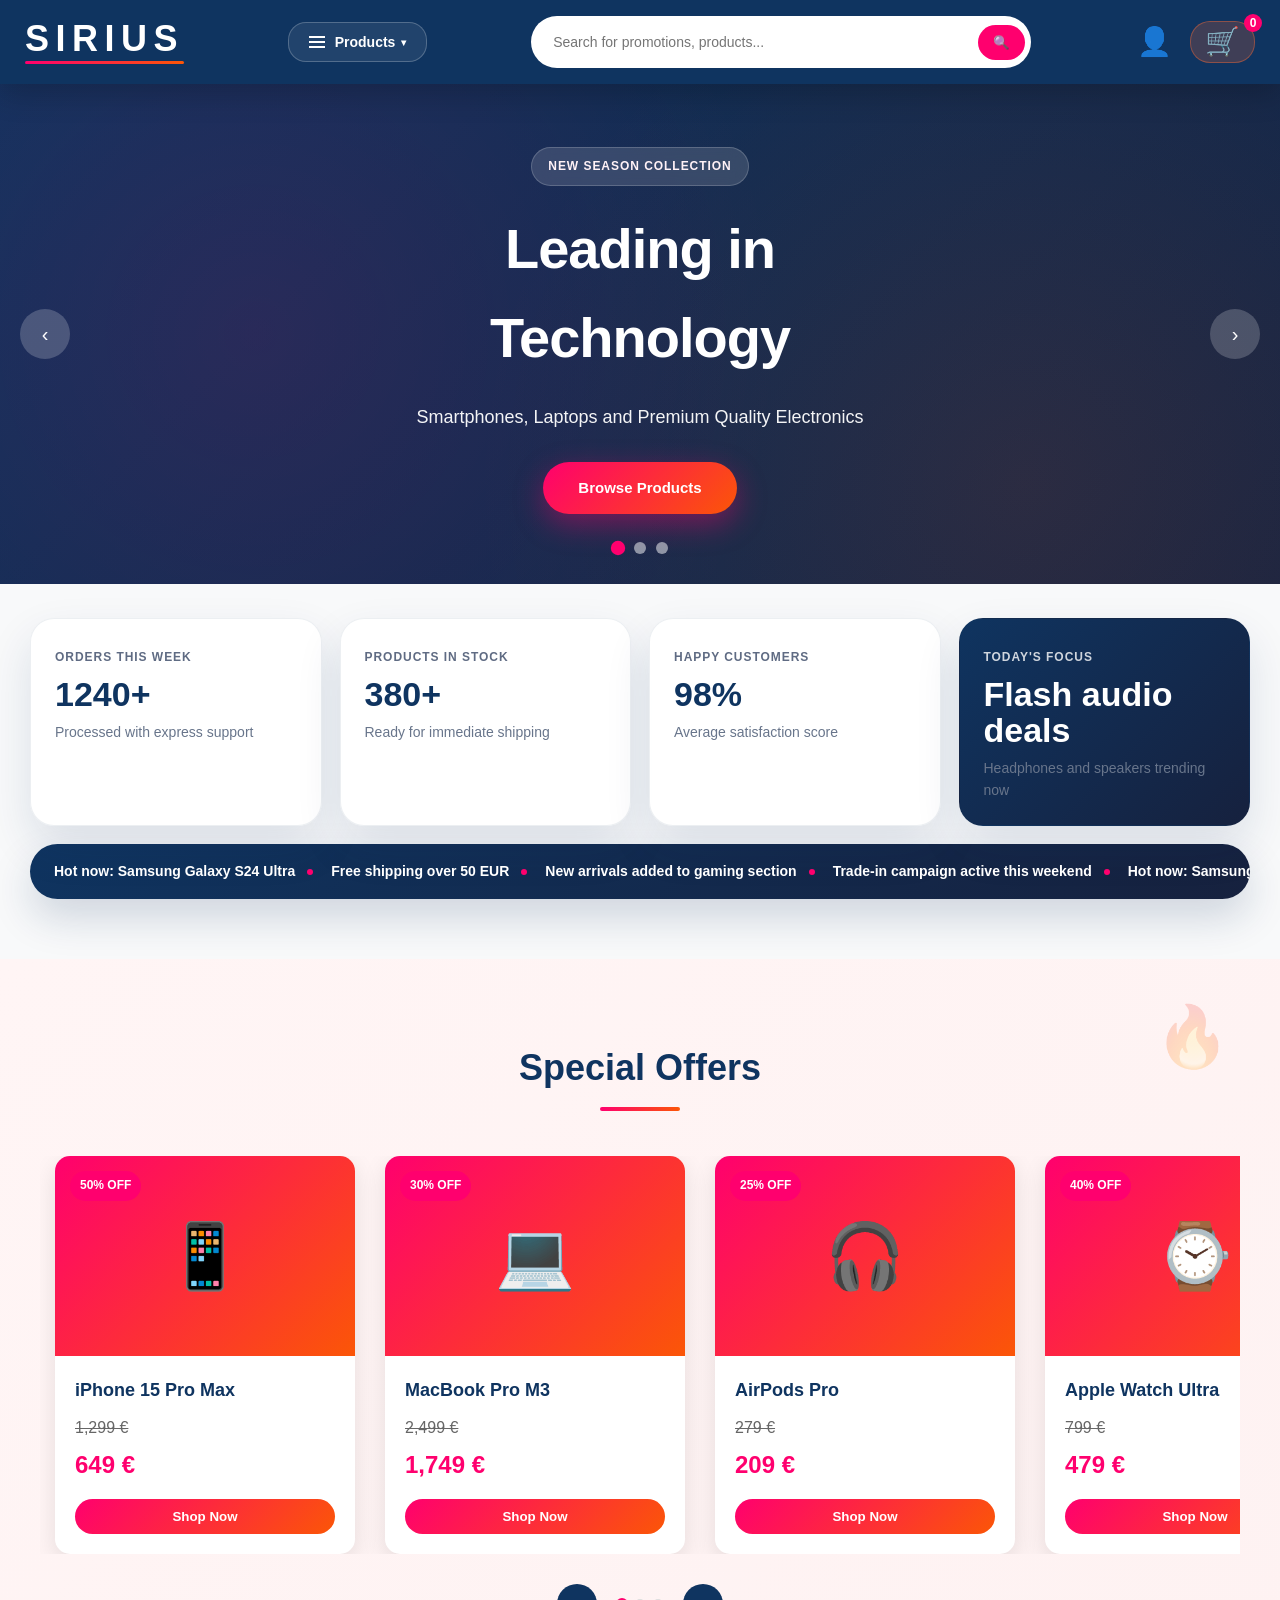
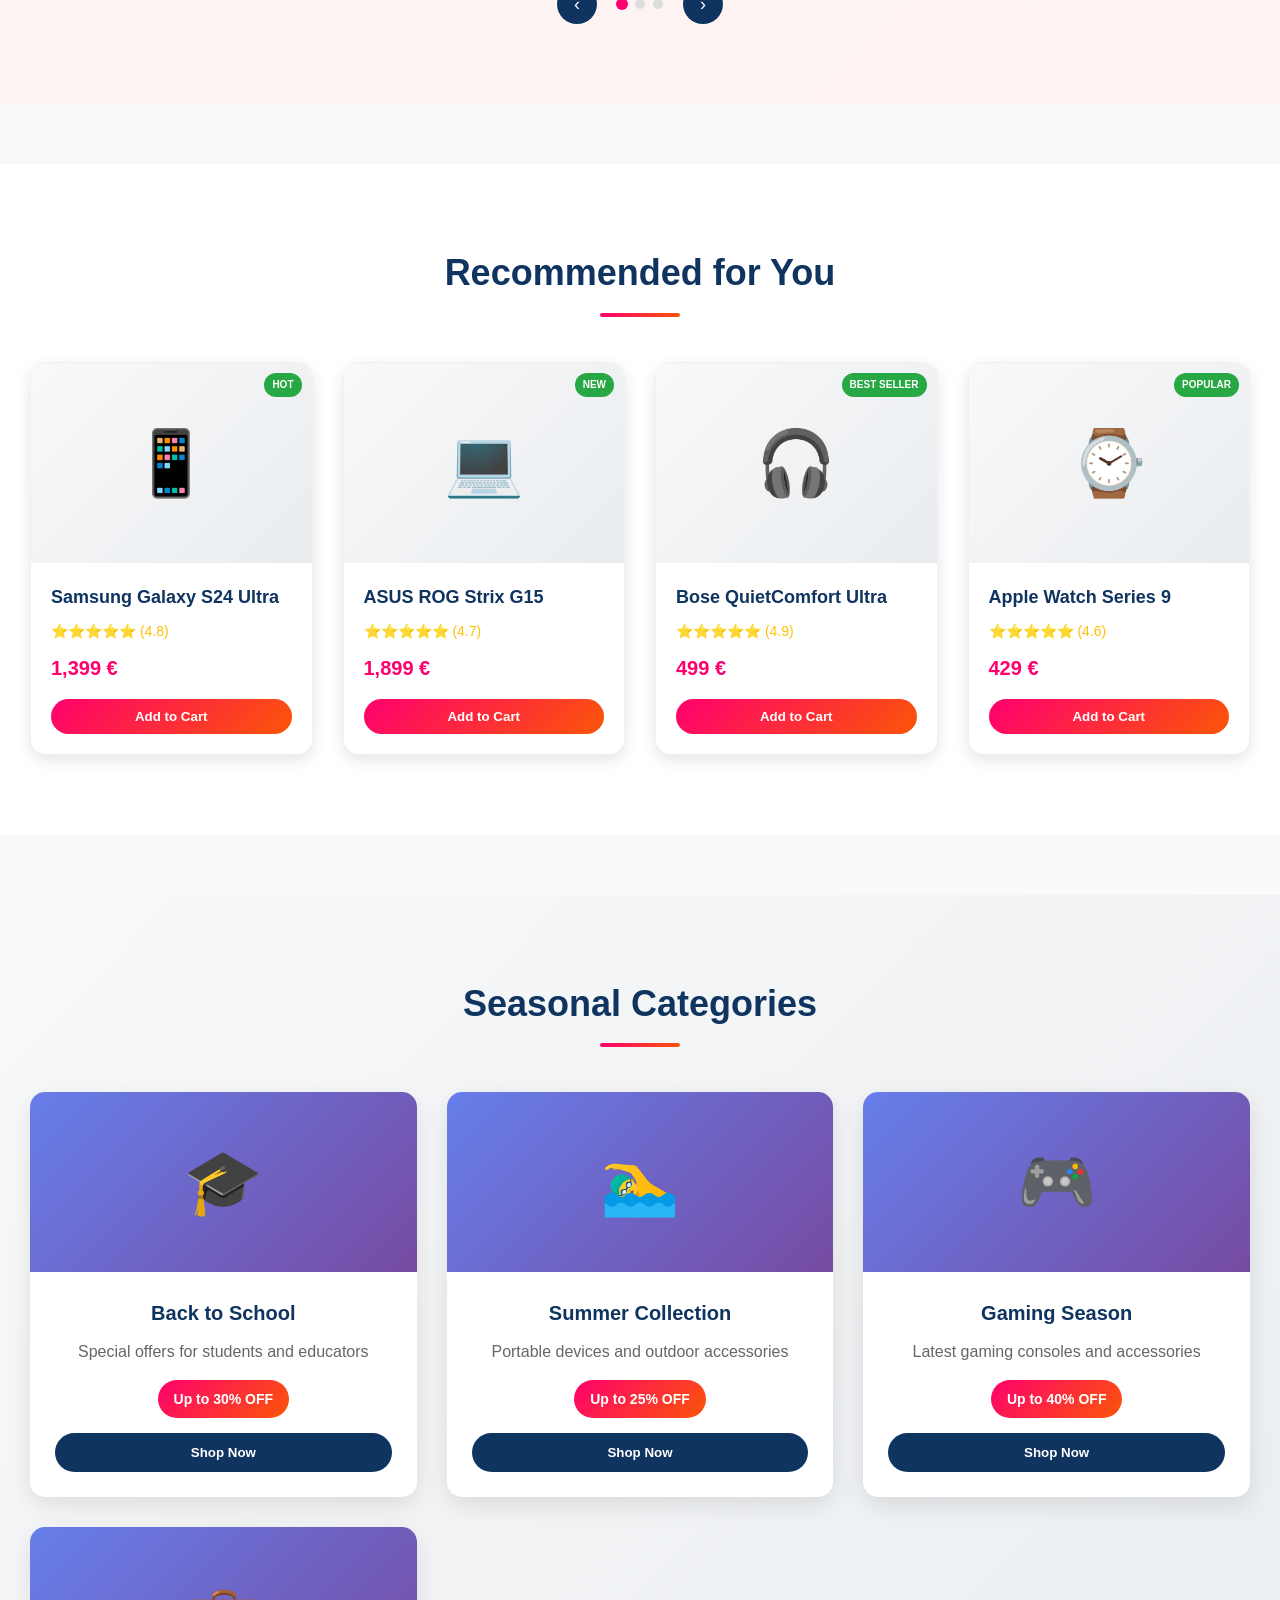
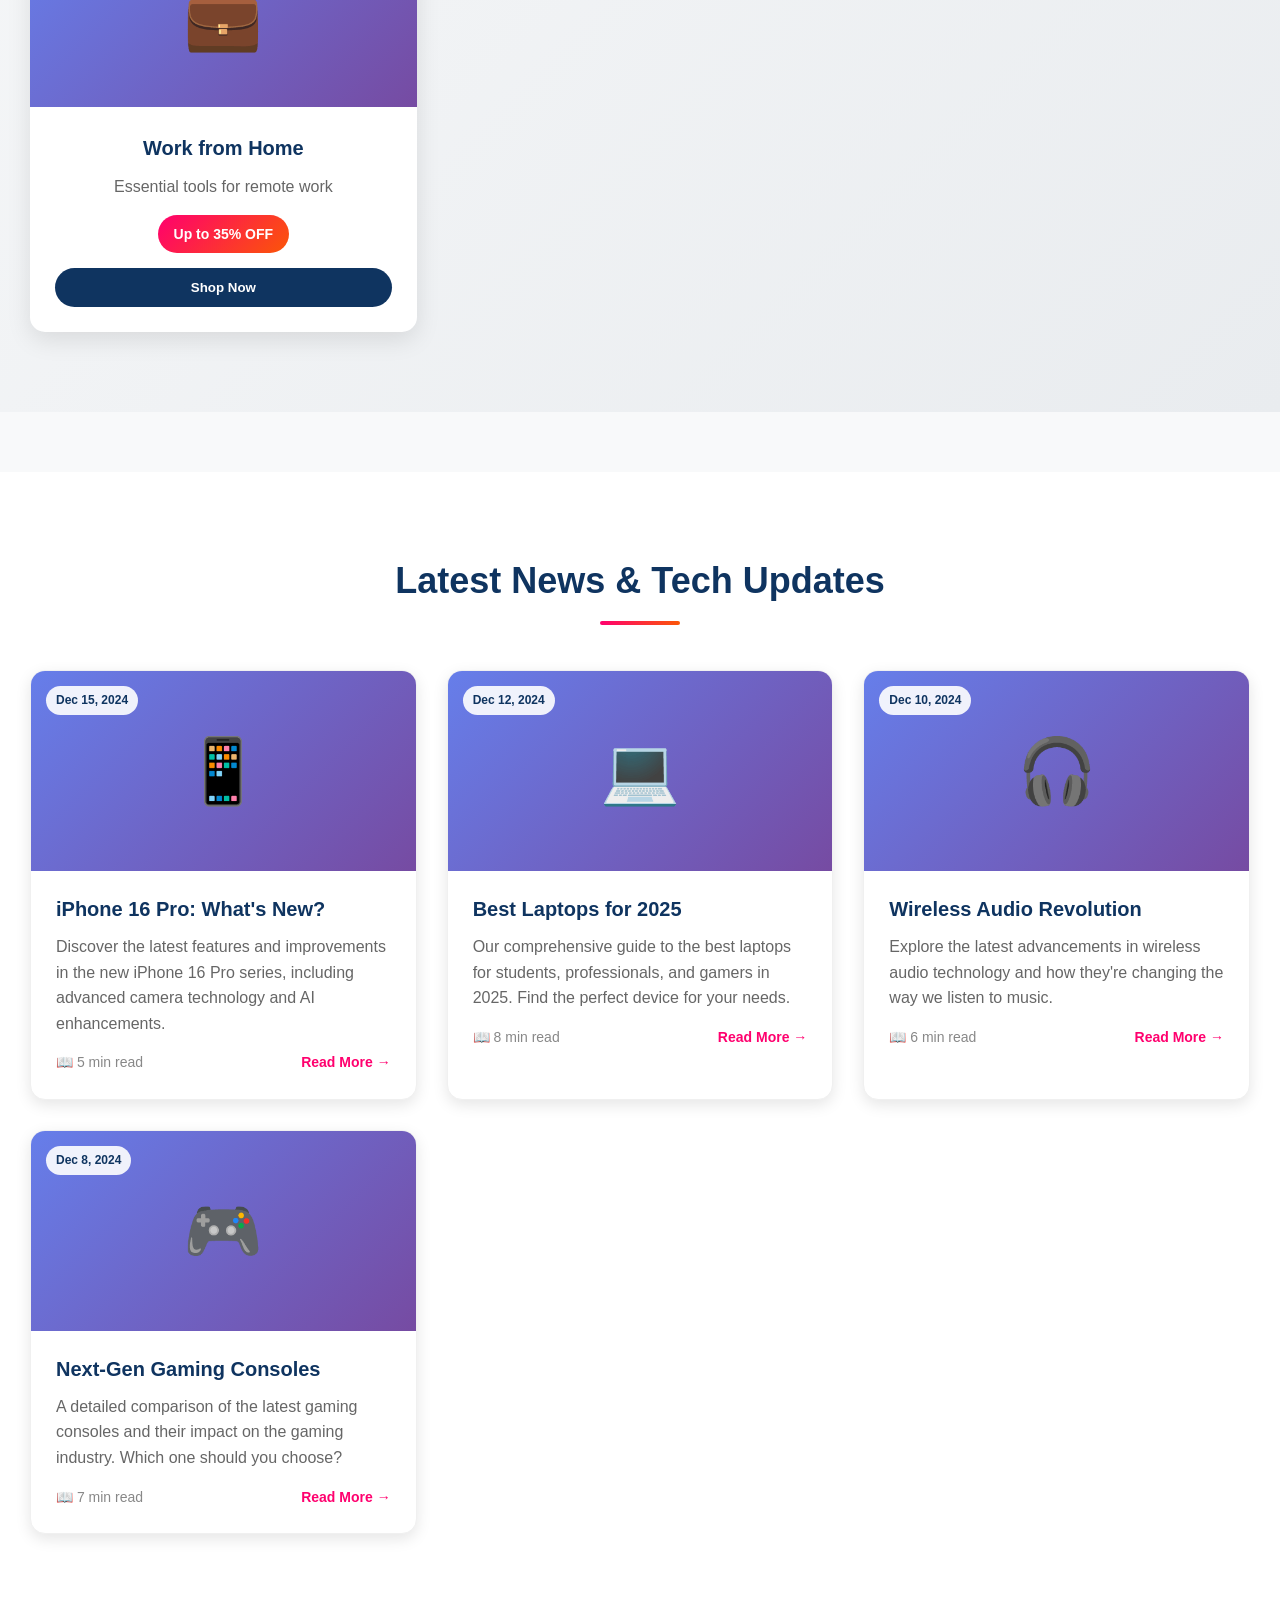
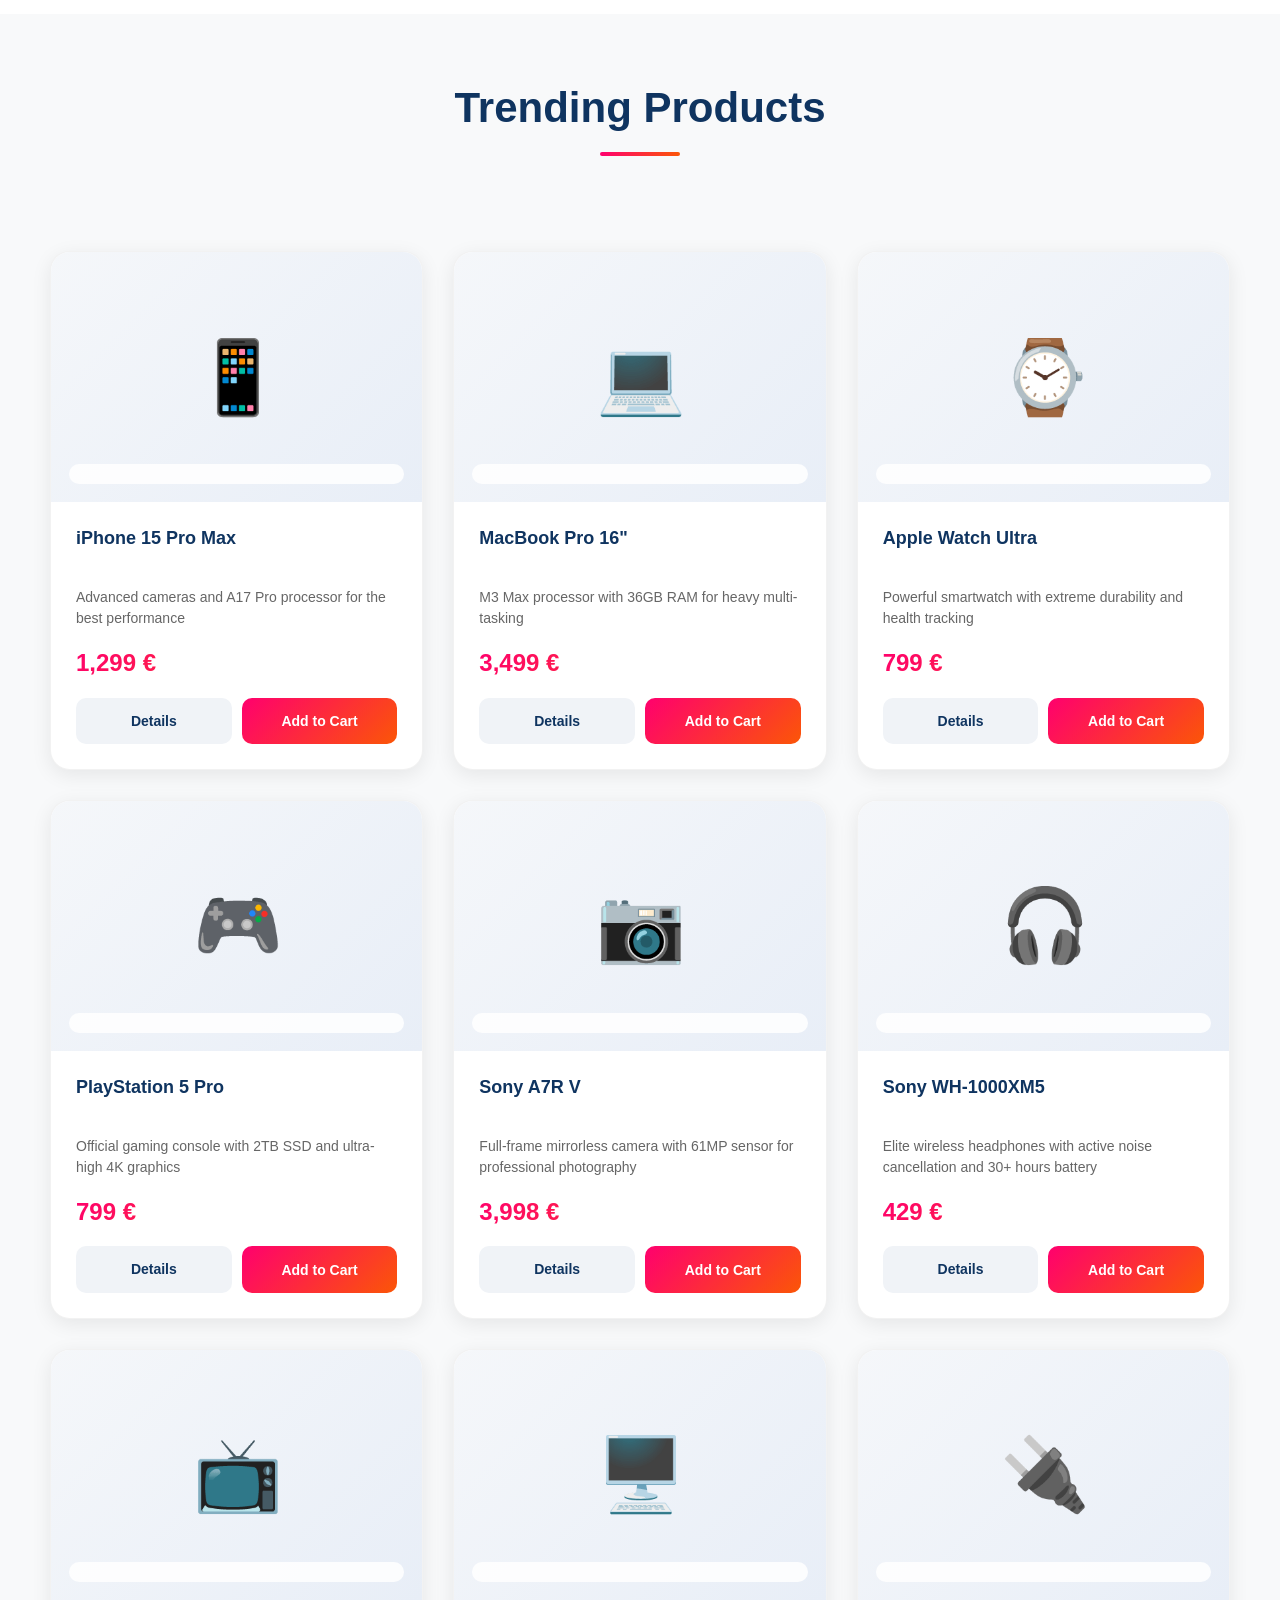
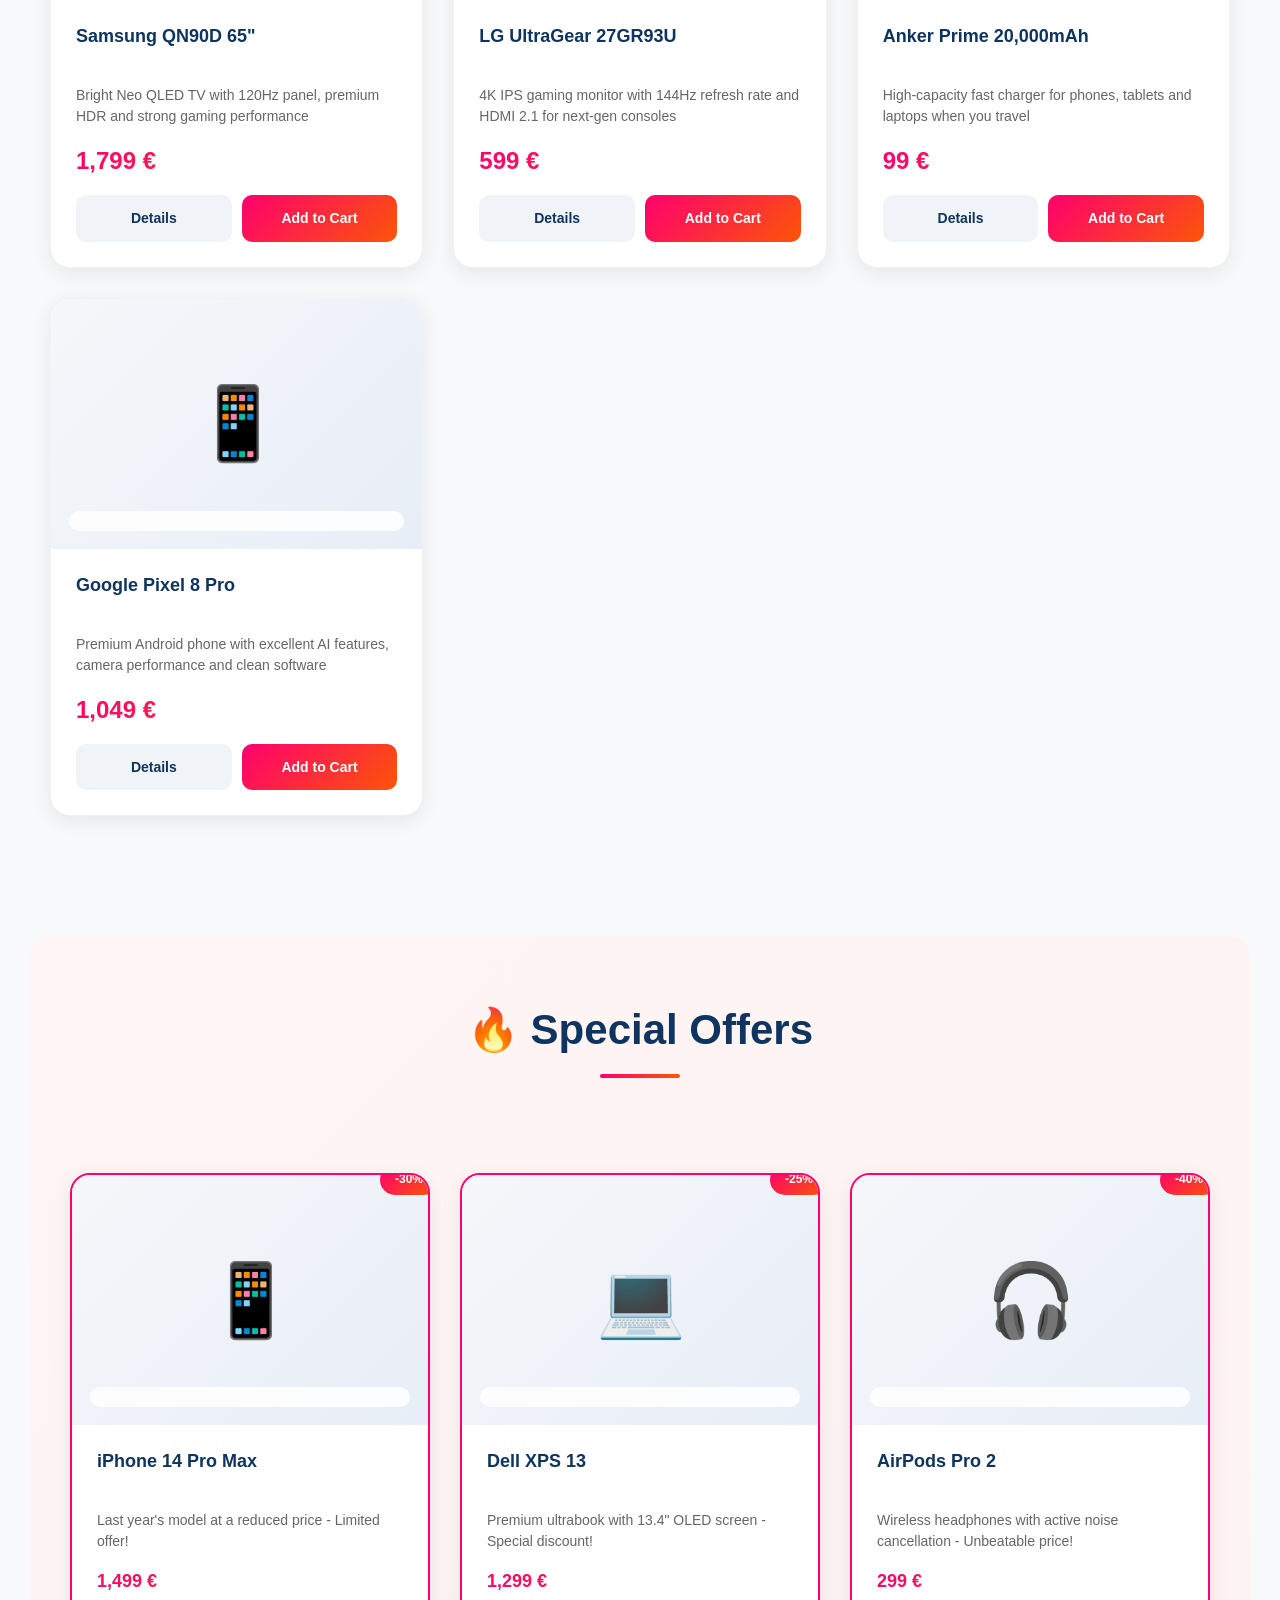
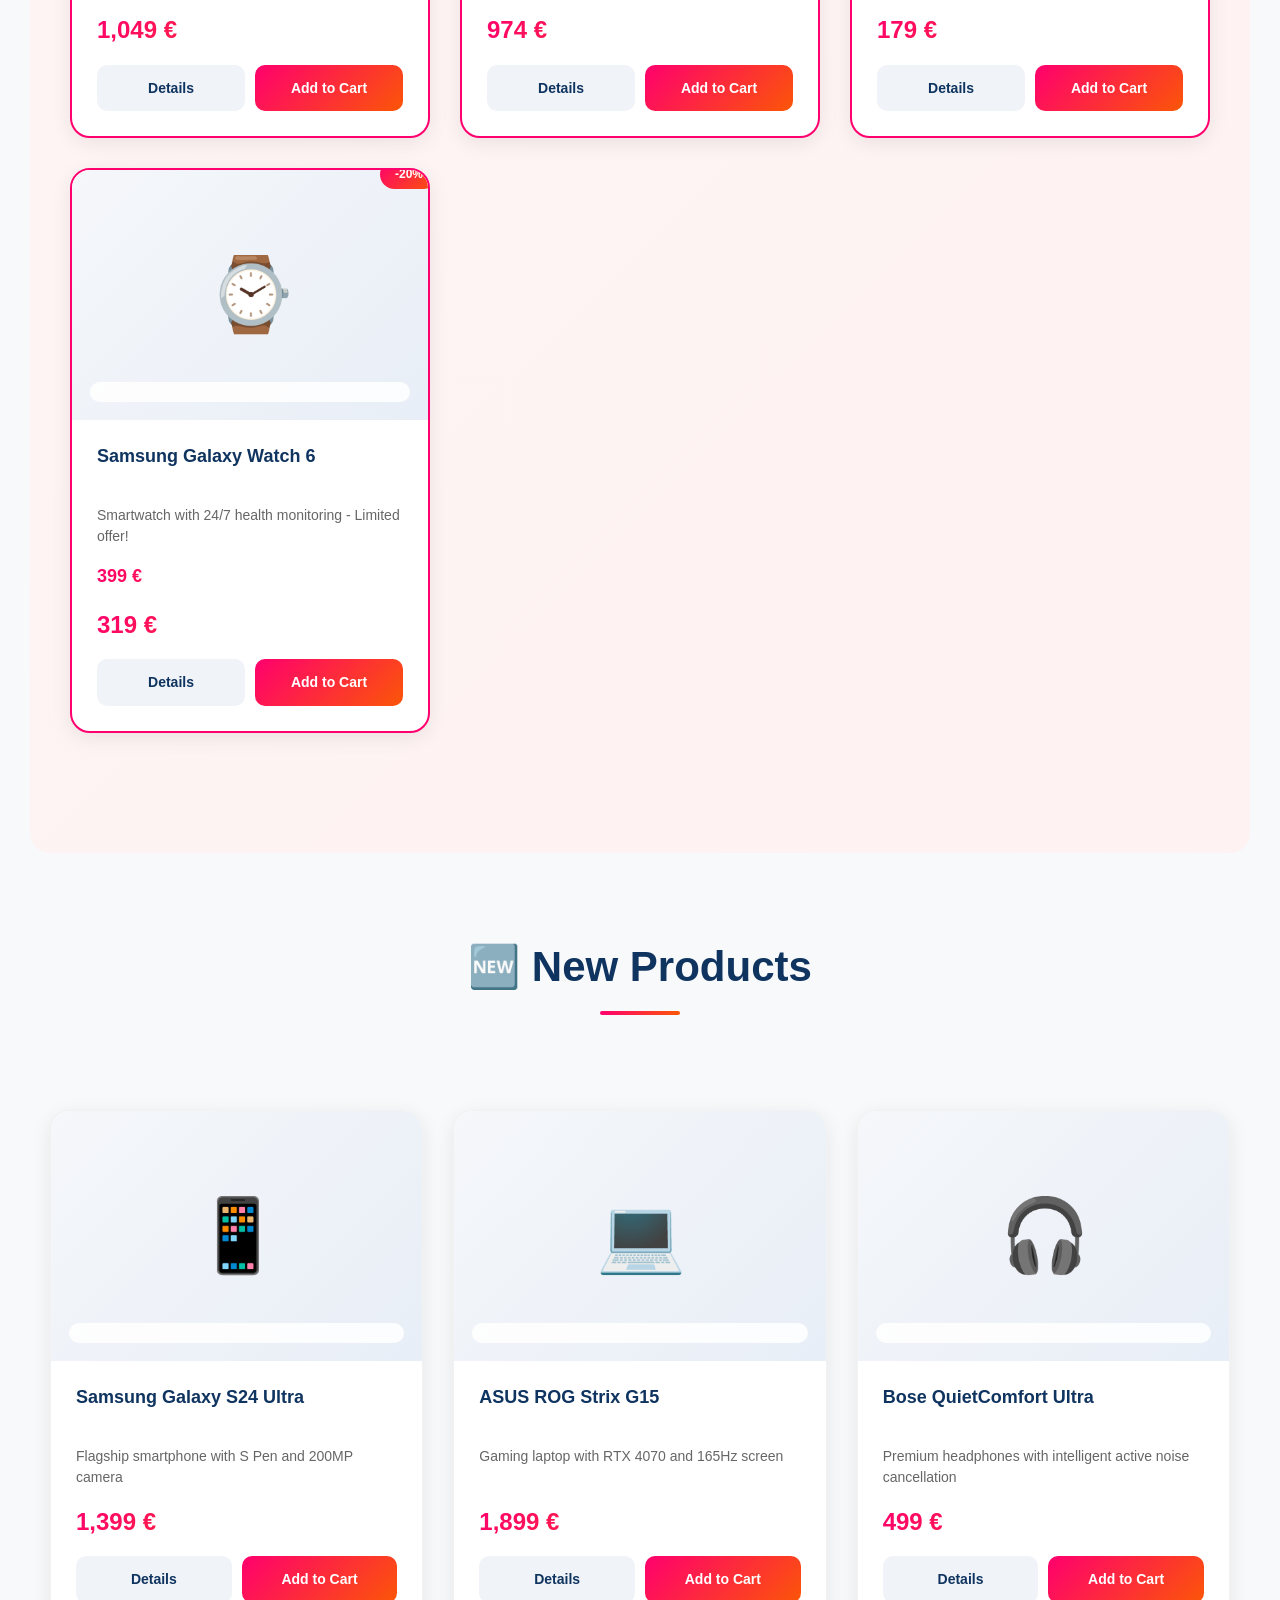
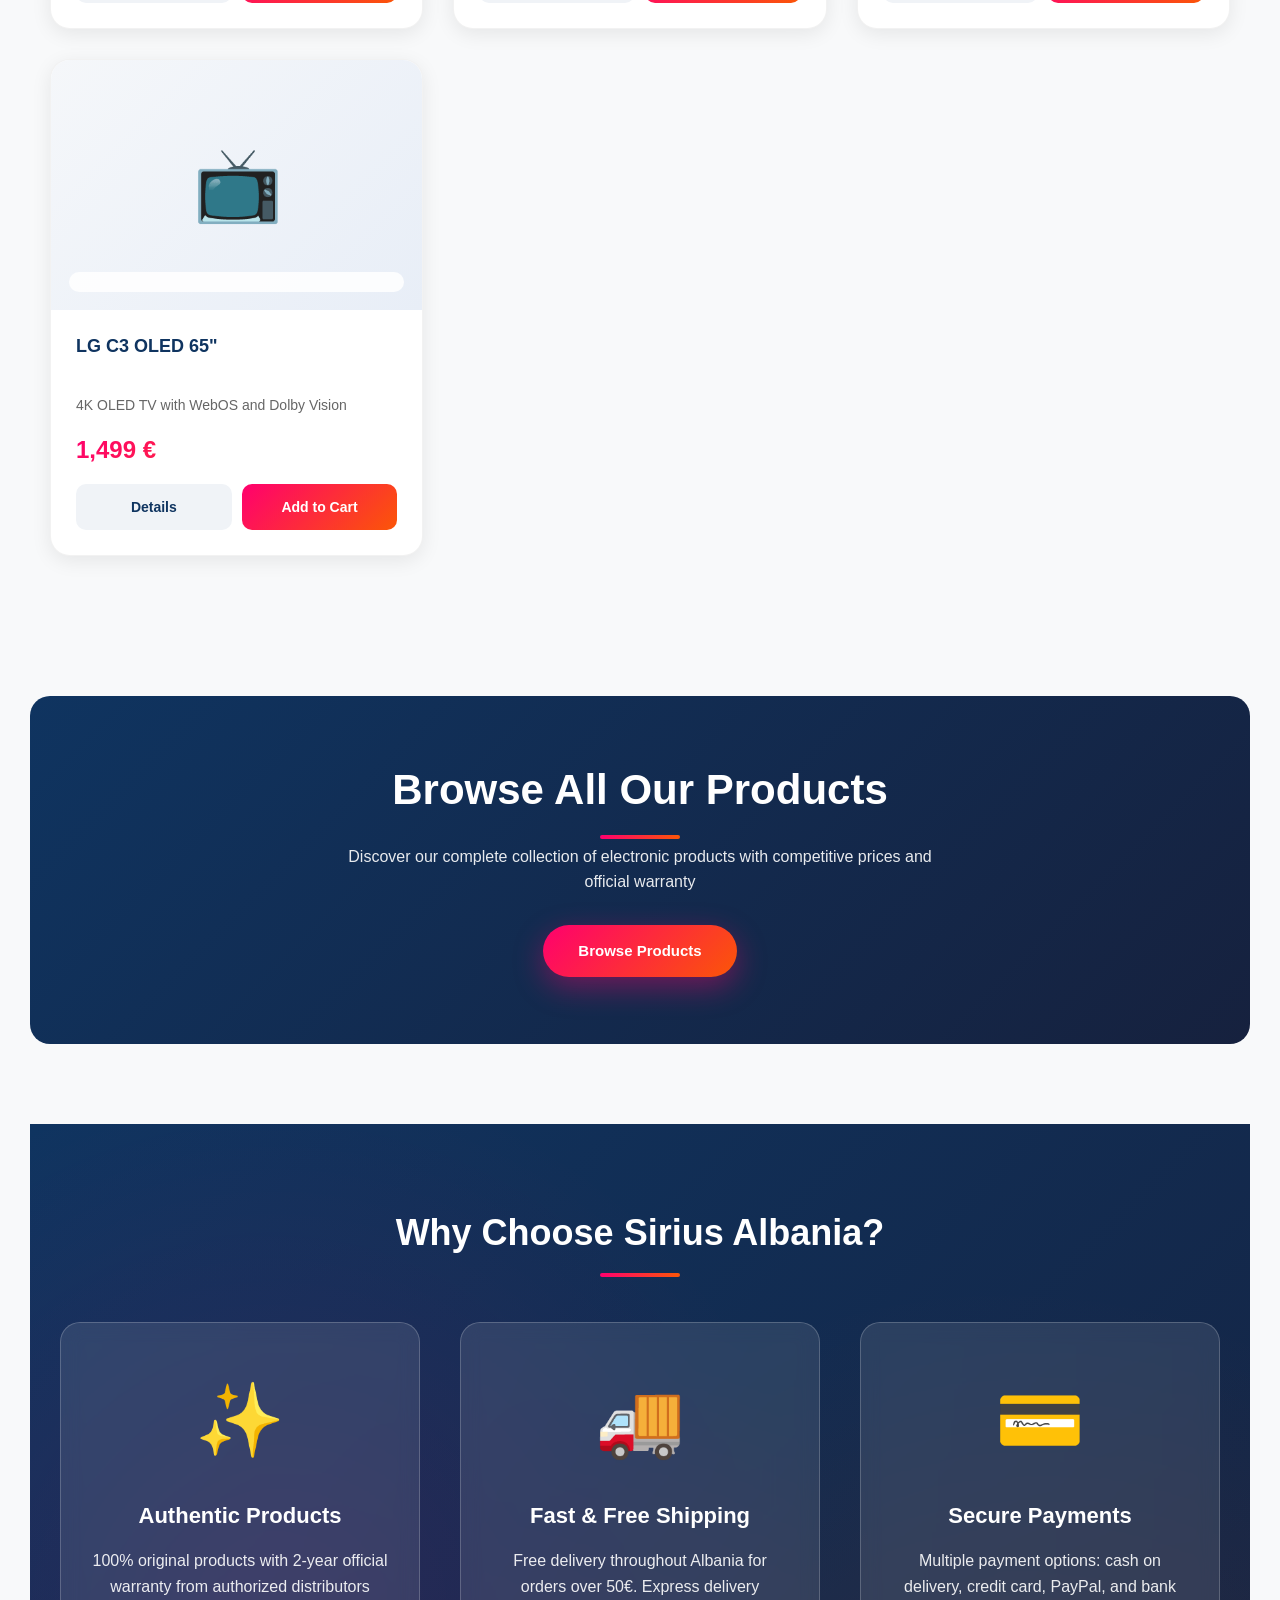
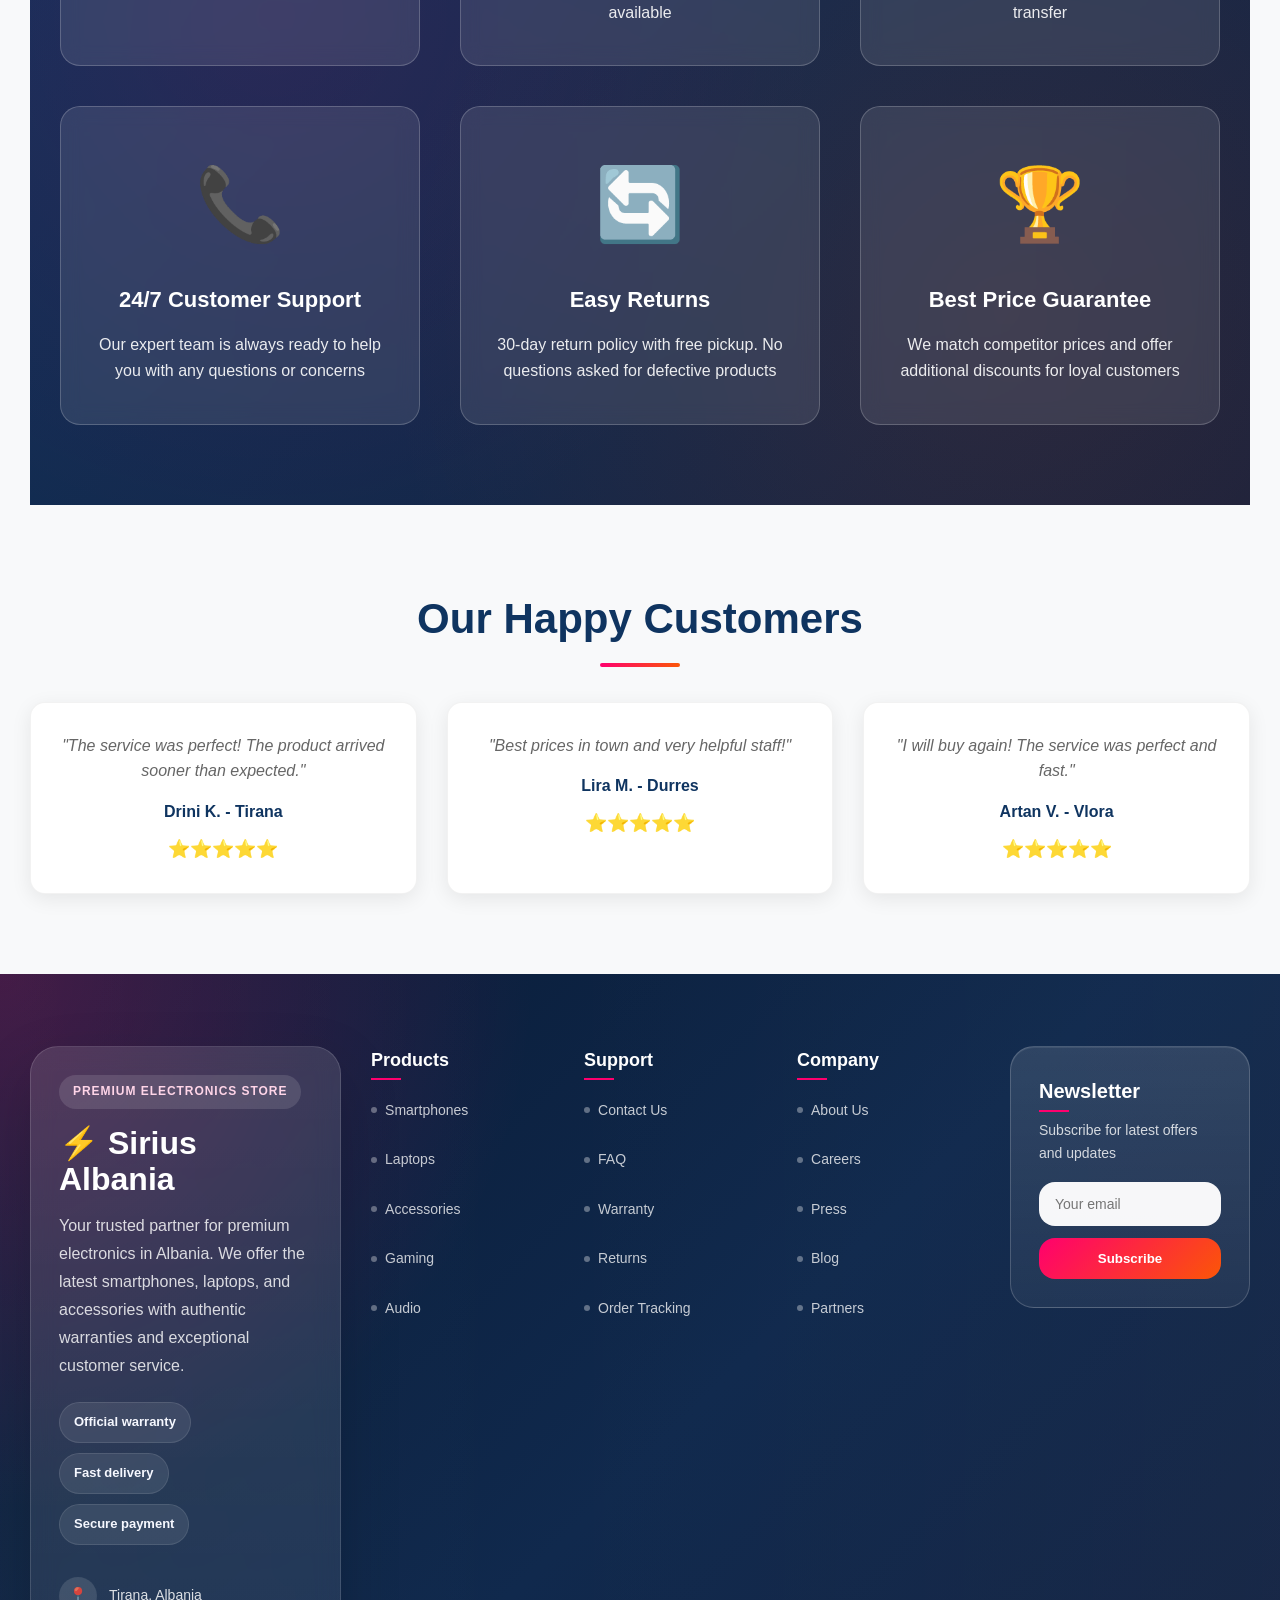
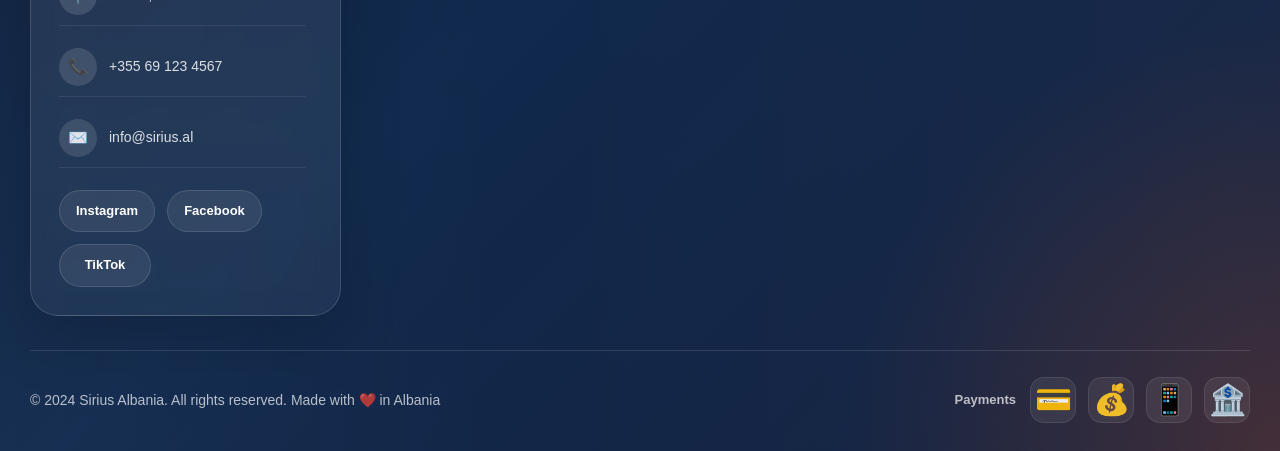
<file: index.html>
<!DOCTYPE html>
<html lang="en">
<head>
  <meta charset="UTF-8">
  <meta name="viewport" content="width=device-width, initial-scale=1.0">
  <meta name="description" content="Sirius Albania - Premium Electronics Sales - Smartphones, Laptops, High-Quality Accessories">
  <title>Sirius Albania - Smartphones, Laptops, Premium Electronics</title>
  <link rel="stylesheet" href="css/styles.css">
</head>
<body>

<header>
  <div class="container header-main">
    <a href="index.html" class="logo"><span class="logo-text">SIRIUS</span></a>
    <div class="menu-trigger category-dropdown">
      <a href="#" role="button">Products <span class="chevron">▾</span></a>
      <div class="category-dropdown-content">
        <a class="category-item" href="products.html?category=smartfone">
          <span class="category-icon">📱</span>
          <div>
            <strong>Smartphones</strong>
            <p>Latest mobile devices from top brands</p>
          </div>
        </a>
        <a class="category-item" href="products.html?category=smartwatch">
          <span class="category-icon">⌚</span>
          <div>
            <strong>Smartwatches</strong>
            <p>Fitness and wearable technology</p>
          </div>
        </a>
        <a class="category-item" href="products.html?category=aksesore">
          <span class="category-icon">🔌</span>
          <div>
            <strong>Accessories</strong>
            <p>Chargers, cases, headphones and more</p>
          </div>
        </a>
        <a class="category-item" href="products.html?category=laptope">
          <span class="category-icon">💻</span>
          <div>
            <strong>Laptops</strong>
            <p>Gaming, business and everyday laptops</p>
          </div>
        </a>
        <a class="category-item" href="products.html?category=desktop">
          <span class="category-icon">🖥️</span>
          <div>
            <strong>Desktop</strong>
            <p>Workstations, office tech and creator setups</p>
          </div>
        </a>          <a class="category-item" href="products.html?category=tablets">
            <span class="category-icon">📱</span>
            <div>
              <strong>Tablets</strong>
              <p>Portable tablets for work, creativity and entertainment</p>
            </div>
          </a>
          <a class="category-item" href="products.html?category=cameras">
            <span class="category-icon">📷</span>
            <div>
              <strong>Cameras</strong>
              <p>Mirrorless, DSLR and action cameras</p>
            </div>
          </a>
          <a class="category-item" href="products.html?category=tvs">
            <span class="category-icon">📺</span>
            <div>
              <strong>TVs</strong>
              <p>Smart TVs and home entertainment screens</p>
            </div>
          </a>
          <a class="category-item" href="products.html?category=monitors">
            <span class="category-icon">🖥️</span>
            <div>
              <strong>Monitors</strong>
              <p>Gaming and professional computer monitors</p>
            </div>
          </a>
        <a class="category-item" href="products.html?category=audio">
          <span class="category-icon">🎧</span>
          <div>
            <strong>Audio</strong>
            <p>Speakers, headphones and sound systems</p>
          </div>
        </a>
        <a class="category-item" href="products.html?category=gaming">
          <span class="category-icon">🎮</span>
          <div>
            <strong>Gaming</strong>
            <p>Consoles, controllers and accessories</p>
          </div>
        </a>
      </div>
    </div>
    <div class="search-bar">
      <input type="text" placeholder="Search for promotions, products..." class="search-input">
      <button class="search-btn">🔍</button>
    </div>
    <div class="header-actions">
      <a href="#" class="user-account">👤</a>
      <a href="cart.html" class="cart-icon">🛒 <span class="cart-count">0</span></a>
    </div>
  </div>
</header>

<div class="hero-slider">
  <div class="slider-container">
    <div class="slide active">
      <div class="slide-content">
        <span class="slide-tag">New season collection</span>
        <h1>Leading in Technology</h1>
        <p>Smartphones, Laptops and Premium Quality Electronics</p>
        <a href="products.html" class="btn">Browse Products</a>
      </div>
    </div>
    <div class="slide">
      <div class="slide-content">
        <span class="slide-tag">Limited time deals</span>
        <h1>Special Offers</h1>
        <p>Up to 50% off on selected smartphones and laptops</p>
        <a href="products.html?category=offers" class="btn">View Offers</a>
      </div>
    </div>
    <div class="slide">
      <div class="slide-content">
        <span class="slide-tag">Just landed</span>
        <h1>Latest Technology</h1>
        <p>Discover the newest gadgets and accessories</p>
        <a href="products.html?category=new" class="btn">New Arrivals</a>
      </div>
  </div>
  </div>
  <button class="slider-arrow prev">‹</button>
  <button class="slider-arrow next">›</button>
  <div class="slider-nav">
    <div class="slider-dot active"></div>
    <div class="slider-dot"></div>
    <div class="slider-dot"></div>
  </div>
</div>

<section class="live-band">
  <div class="container">
    <div class="live-band-grid">
      <div class="live-stat-card">
        <span class="live-stat-label">Orders this week</span>
        <strong class="live-stat-value" data-counter="1240">0</strong>
        <p>Processed with express support</p>
      </div>
      <div class="live-stat-card">
        <span class="live-stat-label">Products in stock</span>
        <strong class="live-stat-value" data-counter="380">0</strong>
        <p>Ready for immediate shipping</p>
      </div>
      <div class="live-stat-card">
        <span class="live-stat-label">Happy customers</span>
        <strong class="live-stat-value" data-counter="98">0</strong>
        <p>Average satisfaction score</p>
      </div>
      <div class="live-stat-card live-stat-card-accent">
        <span class="live-stat-label">Today&apos;s focus</span>
        <strong>Flash audio deals</strong>
        <p>Headphones and speakers trending now</p>
      </div>
    </div>
    <div class="live-ticker" aria-label="Store updates">
      <div class="live-ticker-track">
        <span>Hot now: Samsung Galaxy S24 Ultra</span>
        <span>Free shipping over 50 EUR</span>
        <span>New arrivals added to gaming section</span>
        <span>Trade-in campaign active this weekend</span>
        <span>Hot now: Samsung Galaxy S24 Ultra</span>
        <span>Free shipping over 50 EUR</span>
        <span>New arrivals added to gaming section</span>
        <span>Trade-in campaign active this weekend</span>
      </div>
    </div>
  </div>
</section>


<!-- Promotions Section -->
<section class="promotions-section">
  <div class="container">
    <h2>Special Offers</h2>
    <div class="promotions-slider">
      <div class="promotions-container">
        <div class="promotion-card">
          <div class="promotion-image">
            📱
            <div class="promotion-badge">50% OFF</div>
          </div>
          <div class="promotion-info">
            <h3>iPhone 15 Pro Max</h3>
            <div class="old-price">1,299 €</div>
            <div class="new-price">649 €</div>
            <button class="promotion-btn">Shop Now</button>
          </div>
        </div>
        <div class="promotion-card">
          <div class="promotion-image">
            💻
            <div class="promotion-badge">30% OFF</div>
          </div>
          <div class="promotion-info">
            <h3>MacBook Pro M3</h3>
            <div class="old-price">2,499 €</div>
            <div class="new-price">1,749 €</div>
            <button class="promotion-btn">Shop Now</button>
          </div>
        </div>
        <div class="promotion-card">
          <div class="promotion-image">
            🎧
            <div class="promotion-badge">25% OFF</div>
          </div>
          <div class="promotion-info">
            <h3>AirPods Pro</h3>
            <div class="old-price">279 €</div>
            <div class="new-price">209 €</div>
            <button class="promotion-btn">Shop Now</button>
          </div>
        </div>
        <div class="promotion-card">
          <div class="promotion-image">
            ⌚
            <div class="promotion-badge">40% OFF</div>
          </div>
          <div class="promotion-info">
            <h3>Apple Watch Ultra</h3>
            <div class="old-price">799 €</div>
            <div class="new-price">479 €</div>
            <button class="promotion-btn">Shop Now</button>
          </div>
        </div>
        <div class="promotion-card">
          <div class="promotion-image">
            🎮
            <div class="promotion-badge">20% OFF</div>
          </div>
          <div class="promotion-info">
            <h3>PlayStation 5</h3>
            <div class="old-price">499 €</div>
            <div class="new-price">399 €</div>
            <button class="promotion-btn">Shop Now</button>
          </div>
        </div>
        <div class="promotion-card">
          <div class="promotion-image">
            ðŸ“º
            <div class="promotion-badge">35% OFF</div>
          </div>
          <div class="promotion-info">
            <h3>LG C3 OLED 55"</h3>
            <div class="old-price">1,199 &euro;</div>
            <div class="new-price">779 &euro;</div>
            <button class="promotion-btn">Shop Now</button>
          </div>
        </div>
        <div class="promotion-card">
          <div class="promotion-image">
            &#128421;&#65039;
            <div class="promotion-badge">28% OFF</div>
          </div>
          <div class="promotion-info">
            <h3>Samsung Odyssey G5</h3>
            <div class="old-price">449 &euro;</div>
            <div class="new-price">323 &euro;</div>
            <button class="promotion-btn">Shop Now</button>
          </div>
        </div>
        <div class="promotion-card">
          <div class="promotion-image">
            &#128268;
            <div class="promotion-badge">45% OFF</div>
          </div>
          <div class="promotion-info">
            <h3>Anker Prime Power Bank</h3>
            <div class="old-price">99 &euro;</div>
            <div class="new-price">54 &euro;</div>
            <button class="promotion-btn">Shop Now</button>
          </div>
        </div>
      </div>
    </div>
    <div class="slider-controls">
      <button class="slider-btn prev">‹</button>
      <div class="slider-indicators">
        <div class="slider-indicator active"></div>
        <div class="slider-indicator"></div>
        <div class="slider-indicator"></div>
        <div class="slider-indicator"></div>
        <div class="slider-indicator"></div>
        <div class="slider-indicator"></div>
        <div class="slider-indicator"></div>
        <div class="slider-indicator"></div>
      </div>
      <button class="slider-btn next">›</button>
    </div>
  </div>
</section>

<!-- Recommended Products Section -->
<section class="recommended-section">
  <div class="container">
    <h2>Recommended for You</h2>
    <div class="recommended-grid">
      <div class="recommended-card">
        <div class="recommended-image">
          📱
          <div class="recommended-badge">Hot</div>
        </div>
        <div class="recommended-info">
          <h3>Samsung Galaxy S24 Ultra</h3>
          <div class="rating">⭐⭐⭐⭐⭐ (4.8)</div>
          <div class="price">1,399 €</div>
          <button class="recommended-btn">Add to Cart</button>
        </div>
      </div>
      <div class="recommended-card">
        <div class="recommended-image">
          💻
          <div class="recommended-badge">New</div>
        </div>
        <div class="recommended-info">
          <h3>ASUS ROG Strix G15</h3>
          <div class="rating">⭐⭐⭐⭐⭐ (4.7)</div>
          <div class="price">1,899 €</div>
          <button class="recommended-btn">Add to Cart</button>
        </div>
      </div>
      <div class="recommended-card">
        <div class="recommended-image">
          🎧
          <div class="recommended-badge">Best Seller</div>
        </div>
        <div class="recommended-info">
          <h3>Bose QuietComfort Ultra</h3>
          <div class="rating">⭐⭐⭐⭐⭐ (4.9)</div>
          <div class="price">499 €</div>
          <button class="recommended-btn">Add to Cart</button>
        </div>
      </div>
      <div class="recommended-card">
        <div class="recommended-image">
          ⌚
          <div class="recommended-badge">Popular</div>
        </div>
        <div class="recommended-info">
          <h3>Apple Watch Series 9</h3>
          <div class="rating">⭐⭐⭐⭐⭐ (4.6)</div>
          <div class="price">429 €</div>
          <button class="recommended-btn">Add to Cart</button>
        </div>
      </div>
    </div>
  </div>
</section>

<!-- Seasonal Categories Section -->
<section class="seasonal-section">
  <div class="container">
    <h2>Seasonal Categories</h2>
    <div class="seasonal-grid">
      <div class="seasonal-card">
        <div class="seasonal-image">
          🎓
          <div class="seasonal-overlay">
            <div class="seasonal-overlay-text">Back to School</div>
          </div>
        </div>
        <div class="seasonal-info">
          <h3>Back to School</h3>
          <p>Special offers for students and educators</p>
          <div class="seasonal-discount">Up to 30% OFF</div>
          <button class="seasonal-btn">Shop Now</button>
        </div>
      </div>
      <div class="seasonal-card">
        <div class="seasonal-image">
          🏊‍♂️
          <div class="seasonal-overlay">
            <div class="seasonal-overlay-text">Summer Collection</div>
          </div>
        </div>
        <div class="seasonal-info">
          <h3>Summer Collection</h3>
          <p>Portable devices and outdoor accessories</p>
          <div class="seasonal-discount">Up to 25% OFF</div>
          <button class="seasonal-btn">Shop Now</button>
        </div>
      </div>
      <div class="seasonal-card">
        <div class="seasonal-image">
          🎮
          <div class="seasonal-overlay">
            <div class="seasonal-overlay-text">Gaming Season</div>
          </div>
        </div>
        <div class="seasonal-info">
          <h3>Gaming Season</h3>
          <p>Latest gaming consoles and accessories</p>
          <div class="seasonal-discount">Up to 40% OFF</div>
          <button class="seasonal-btn">Shop Now</button>
        </div>
      </div>
      <div class="seasonal-card">
        <div class="seasonal-image">
          💼
          <div class="seasonal-overlay">
            <div class="seasonal-overlay-text">Work from Home</div>
          </div>
        </div>
        <div class="seasonal-info">
          <h3>Work from Home</h3>
          <p>Essential tools for remote work</p>
          <div class="seasonal-discount">Up to 35% OFF</div>
          <button class="seasonal-btn">Shop Now</button>
        </div>
      </div>
    </div>
  </div>
</section>

<!-- News & Blog Section -->
<section class="news-section">
  <div class="container">
    <h2>Latest News & Tech Updates</h2>
    <div class="news-grid">
      <div class="news-card">
        <div class="news-image">
          📱
          <div class="news-date">Dec 15, 2024</div>
        </div>
        <div class="news-content">
          <h3>iPhone 16 Pro: What's New?</h3>
          <p>Discover the latest features and improvements in the new iPhone 16 Pro series, including advanced camera technology and AI enhancements.</p>
          <div class="news-meta">
            <span>📖 5 min read</span>
            <a href="#" class="news-read-more">Read More →</a>
          </div>
        </div>
      </div>
      <div class="news-card">
        <div class="news-image">
          💻
          <div class="news-date">Dec 12, 2024</div>
        </div>
        <div class="news-content">
          <h3>Best Laptops for 2025</h3>
          <p>Our comprehensive guide to the best laptops for students, professionals, and gamers in 2025. Find the perfect device for your needs.</p>
          <div class="news-meta">
            <span>📖 8 min read</span>
            <a href="#" class="news-read-more">Read More →</a>
          </div>
        </div>
      </div>
      <div class="news-card">
        <div class="news-image">
          🎧
          <div class="news-date">Dec 10, 2024</div>
        </div>
        <div class="news-content">
          <h3>Wireless Audio Revolution</h3>
          <p>Explore the latest advancements in wireless audio technology and how they're changing the way we listen to music.</p>
          <div class="news-meta">
            <span>📖 6 min read</span>
            <a href="#" class="news-read-more">Read More →</a>
          </div>
        </div>
      </div>
      <div class="news-card">
        <div class="news-image">
          🎮
          <div class="news-date">Dec 8, 2024</div>
        </div>
        <div class="news-content">
          <h3>Next-Gen Gaming Consoles</h3>
          <p>A detailed comparison of the latest gaming consoles and their impact on the gaming industry. Which one should you choose?</p>
          <div class="news-meta">
            <span>📖 7 min read</span>
            <a href="#" class="news-read-more">Read More →</a>
          </div>
        </div>
      </div>
    </div>
  </div>
</section>

<main>
  <div class="container">
    <!-- Featured Products Section -->
    <section>
      <h2>Trending Products</h2>
      <div class="products-grid">
        <div class="product-card">
          <div class="product-image">📱</div>
          <div class="product-info">
            <h3 class="product-name">iPhone 15 Pro Max</h3>
            <p class="product-description">Advanced cameras and A17 Pro processor for the best performance</p>
            <p class="product-price">1,299 €</p>
            <div class="product-actions">
              <a href="product-details.html" class="btn-view">Details</a>
              <button class="btn-add">Add to Cart</button>
            </div>
          </div>
        </div>

        <div class="product-card">
          <div class="product-image">💻</div>
          <div class="product-info">
            <h3 class="product-name">MacBook Pro 16"</h3>
            <p class="product-description">M3 Max processor with 36GB RAM for heavy multi-tasking</p>
            <p class="product-price">3,499 €</p>
            <div class="product-actions">
              <a href="product-details.html" class="btn-view">Details</a>
              <button class="btn-add">Add to Cart</button>
            </div>
          </div>
        </div>

        <div class="product-card">
          <div class="product-image">⌚</div>
          <div class="product-info">
            <h3 class="product-name">Apple Watch Ultra</h3>
            <p class="product-description">Powerful smartwatch with extreme durability and health tracking</p>
            <p class="product-price">799 €</p>
            <div class="product-actions">
              <a href="product-details.html" class="btn-view">Details</a>
              <button class="btn-add">Add to Cart</button>
            </div>
          </div>
        </div>

        <div class="product-card">
          <div class="product-image">🎮</div>
          <div class="product-info">
            <h3 class="product-name">PlayStation 5 Pro</h3>
            <p class="product-description">Official gaming console with 2TB SSD and ultra-high 4K graphics</p>
            <p class="product-price">799 €</p>
            <div class="product-actions">
              <a href="product-details.html" class="btn-view">Details</a>
              <button class="btn-add">Add to Cart</button>
            </div>
          </div>
        </div>

        <div class="product-card">
          <div class="product-image">📷</div>
          <div class="product-info">
            <h3 class="product-name">Sony A7R V</h3>
            <p class="product-description">Full-frame mirrorless camera with 61MP sensor for professional photography</p>
            <p class="product-price">3,998 €</p>
            <div class="product-actions">
              <a href="product-details.html" class="btn-view">Details</a>
              <button class="btn-add">Add to Cart</button>
            </div>
          </div>
        </div>

        <div class="product-card">
          <div class="product-image">🎧</div>
          <div class="product-info">
            <h3 class="product-name">Sony WH-1000XM5</h3>
            <p class="product-description">Elite wireless headphones with active noise cancellation and 30+ hours battery</p>
            <p class="product-price">429 €</p>
            <div class="product-actions">
              <a href="product-details.html" class="btn-view">Details</a>
              <button class="btn-add">Add to Cart</button>
            </div>
          </div>
        </div>
        <div class="product-card">
          <div class="product-image">&#128250;</div>
          <div class="product-info">
            <h3 class="product-name">Samsung QN90D 65"</h3>
            <p class="product-description">Bright Neo QLED TV with 120Hz panel, premium HDR and strong gaming performance</p>
            <p class="product-price">1,799 &euro;</p>
            <div class="product-actions">
              <a href="product-details.html" class="btn-view">Details</a>
              <button class="btn-add">Add to Cart</button>
            </div>
          </div>
        </div>
        <div class="product-card">
          <div class="product-image">&#128421;&#65039;</div>
          <div class="product-info">
            <h3 class="product-name">LG UltraGear 27GR93U</h3>
            <p class="product-description">4K IPS gaming monitor with 144Hz refresh rate and HDMI 2.1 for next-gen consoles</p>
            <p class="product-price">599 &euro;</p>
            <div class="product-actions">
              <a href="product-details.html" class="btn-view">Details</a>
              <button class="btn-add">Add to Cart</button>
            </div>
          </div>
        </div>
        <div class="product-card">
          <div class="product-image">&#128268;</div>
          <div class="product-info">
            <h3 class="product-name">Anker Prime 20,000mAh</h3>
            <p class="product-description">High-capacity fast charger for phones, tablets and laptops when you travel</p>
            <p class="product-price">99 &euro;</p>
            <div class="product-actions">
              <a href="product-details.html" class="btn-view">Details</a>
              <button class="btn-add">Add to Cart</button>
            </div>
          </div>
        </div>
        <div class="product-card">
          <div class="product-image">&#128241;</div>
          <div class="product-info">
            <h3 class="product-name">Google Pixel 8 Pro</h3>
            <p class="product-description">Premium Android phone with excellent AI features, camera performance and clean software</p>
            <p class="product-price">1,049 &euro;</p>
            <div class="product-actions">
              <a href="product-details.html" class="btn-view">Details</a>
              <button class="btn-add">Add to Cart</button>
            </div>
          </div>
        </div>
      </div>
    </section>

    <!-- Special Offers Section -->
    <section style="background: linear-gradient(135deg, #fff5f5 0%, #fef2f2 100%); padding: 60px 20px; margin: 60px 0; border-radius: 20px;">
      <h2 style="color: #0f3460; text-align: center; margin-bottom: 50px;">🔥 Special Offers</h2>
      <div class="products-grid">
        <div class="product-card" style="border: 2px solid #ff006e; position: relative;">
          <div style="position: absolute; top: -10px; right: -10px; background: linear-gradient(135deg, #ff006e, #fb5607); color: white; padding: 5px 15px; border-radius: 20px; font-size: 12px; font-weight: 700; z-index: 10;">-30%</div>
          <div class="product-image">📱</div>
          <div class="product-info">
            <h3 class="product-name">iPhone 14 Pro Max</h3>
            <p class="product-description">Last year's model at a reduced price - Limited offer!</p>
            <p class="product-price" style="text-decoration: line-through; color: #666; font-size: 18px;">1,499 €</p>
            <p class="product-price" style="color: #ff006e;">1,049 €</p>
            <div class="product-actions">
              <a href="product-details.html" class="btn-view">Details</a>
              <button class="btn-add">Add to Cart</button>
            </div>
          </div>
        </div>

        <div class="product-card" style="border: 2px solid #ff006e; position: relative;">
          <div style="position: absolute; top: -10px; right: -10px; background: linear-gradient(135deg, #ff006e, #fb5607); color: white; padding: 5px 15px; border-radius: 20px; font-size: 12px; font-weight: 700; z-index: 10;">-25%</div>
          <div class="product-image">💻</div>
          <div class="product-info">
            <h3 class="product-name">Dell XPS 13</h3>
            <p class="product-description">Premium ultrabook with 13.4" OLED screen - Special discount!</p>
            <p class="product-price" style="text-decoration: line-through; color: #666; font-size: 18px;">1,299 €</p>
            <p class="product-price" style="color: #ff006e;">974 €</p>
            <div class="product-actions">
              <a href="product-details.html" class="btn-view">Details</a>
              <button class="btn-add">Add to Cart</button>
            </div>
          </div>
        </div>

        <div class="product-card" style="border: 2px solid #ff006e; position: relative;">
          <div style="position: absolute; top: -10px; right: -10px; background: linear-gradient(135deg, #ff006e, #fb5607); color: white; padding: 5px 15px; border-radius: 20px; font-size: 12px; font-weight: 700; z-index: 10;">-40%</div>
          <div class="product-image">🎧</div>
          <div class="product-info">
            <h3 class="product-name">AirPods Pro 2</h3>
            <p class="product-description">Wireless headphones with active noise cancellation - Unbeatable price!</p>
            <p class="product-price" style="text-decoration: line-through; color: #666; font-size: 18px;">299 €</p>
            <p class="product-price" style="color: #ff006e;">179 €</p>
            <div class="product-actions">
              <a href="product-details.html" class="btn-view">Details</a>
              <button class="btn-add">Add to Cart</button>
            </div>
          </div>
        </div>

        <div class="product-card" style="border: 2px solid #ff006e; position: relative;">
          <div style="position: absolute; top: -10px; right: -10px; background: linear-gradient(135deg, #ff006e, #fb5607); color: white; padding: 5px 15px; border-radius: 20px; font-size: 12px; font-weight: 700; z-index: 10;">-20%</div>
          <div class="product-image">⌚</div>
          <div class="product-info">
            <h3 class="product-name">Samsung Galaxy Watch 6</h3>
            <p class="product-description">Smartwatch with 24/7 health monitoring - Limited offer!</p>
            <p class="product-price" style="text-decoration: line-through; color: #666; font-size: 18px;">399 €</p>
            <p class="product-price" style="color: #ff006e;">319 €</p>
            <div class="product-actions">
              <a href="product-details.html" class="btn-view">Details</a>
              <button class="btn-add">Add to Cart</button>
            </div>
          </div>
        </div>
      </div>
    </section>

    <!-- New Arrivals Section -->
    <section style="margin: 80px 0;">
      <h2>🆕 New Products</h2>
      <div class="products-grid">
        <div class="product-card">
          <div class="product-image">📱</div>
          <div class="product-info">
            <h3 class="product-name">Samsung Galaxy S24 Ultra</h3>
            <p class="product-description">Flagship smartphone with S Pen and 200MP camera</p>
            <p class="product-price">1,399 €</p>
            <div class="product-actions">
              <a href="product-details.html" class="btn-view">Details</a>
              <button class="btn-add">Add to Cart</button>
            </div>
          </div>
        </div>

        <div class="product-card">
          <div class="product-image">💻</div>
          <div class="product-info">
            <h3 class="product-name">ASUS ROG Strix G15</h3>
            <p class="product-description">Gaming laptop with RTX 4070 and 165Hz screen</p>
            <p class="product-price">1,899 €</p>
            <div class="product-actions">
              <a href="product-details.html" class="btn-view">Details</a>
              <button class="btn-add">Add to Cart</button>
            </div>
          </div>
        </div>

        <div class="product-card">
          <div class="product-image">🎧</div>
          <div class="product-info">
            <h3 class="product-name">Bose QuietComfort Ultra</h3>
            <p class="product-description">Premium headphones with intelligent active noise cancellation</p>
            <p class="product-price">499 €</p>
            <div class="product-actions">
              <a href="product-details.html" class="btn-view">Details</a>
              <button class="btn-add">Add to Cart</button>
            </div>
          </div>
        </div>

        <div class="product-card">
          <div class="product-image">📺</div>
          <div class="product-info">
            <h3 class="product-name">LG C3 OLED 65"</h3>
            <p class="product-description">4K OLED TV with WebOS and Dolby Vision</p>
            <p class="product-price">1,499 €</p>
            <div class="product-actions">
              <a href="product-details.html" class="btn-view">Details</a>
              <button class="btn-add">Add to Cart</button>
            </div>
          </div>
        </div>
      </div>
    </section>

    <!-- Browse All Products CTA -->
    <section style="text-align: center; margin: 80px 0; background: linear-gradient(135deg, #0f3460 0%, #16213e 100%); padding: 60px 20px; border-radius: 20px; color: white;">
      <h2 style="color: white; margin-bottom: 20px;">Browse All Our Products</h2>
      <p style="font-size: 16px; margin-bottom: 30px; opacity: 0.9; max-width: 600px; margin-left: auto; margin-right: auto;">
        Discover our complete collection of electronic products with competitive prices and official warranty
      </p>
      <a href="products.html" class="btn">Browse Products</a>
    </section>

    <!-- Why Choose Us Section -->
    <section class="why-choose-section">
      <div class="container">
        <h2>Why Choose Sirius Albania?</h2>
        <div class="why-choose-grid">
          <div class="why-choose-card">
            <span class="why-choose-icon">✨</span>
            <h3>Authentic Products</h3>
            <p>100% original products with 2-year official warranty from authorized distributors</p>
          </div>
          <div class="why-choose-card">
            <span class="why-choose-icon">🚚</span>
            <h3>Fast & Free Shipping</h3>
            <p>Free delivery throughout Albania for orders over 50€. Express delivery available</p>
          </div>
          <div class="why-choose-card">
            <span class="why-choose-icon">💳</span>
            <h3>Secure Payments</h3>
            <p>Multiple payment options: cash on delivery, credit card, PayPal, and bank transfer</p>
          </div>
          <div class="why-choose-card">
            <span class="why-choose-icon">📞</span>
            <h3>24/7 Customer Support</h3>
            <p>Our expert team is always ready to help you with any questions or concerns</p>
          </div>
          <div class="why-choose-card">
            <span class="why-choose-icon">🔄</span>
            <h3>Easy Returns</h3>
            <p>30-day return policy with free pickup. No questions asked for defective products</p>
          </div>
          <div class="why-choose-card">
            <span class="why-choose-icon">🏆</span>
            <h3>Best Price Guarantee</h3>
            <p>We match competitor prices and offer additional discounts for loyal customers</p>
          </div>
        </div>
      </div>
    </section>

    <!-- Testimonials Section -->
    <section style="margin: 80px 0;">
      <h2>Our Happy Customers</h2>
      <div class="features" style="margin-top: 40px;">
        <div class="feature-box">
          <p style="font-style: italic; color: #666; margin-bottom: 15px;">"The service was perfect! The product arrived sooner than expected."</p>
          <h4 style="color: #0f3460; margin: 10px 0; font-weight: 700;">Drini K. - Tirana</h4>
          <div style="font-size: 18px;">⭐⭐⭐⭐⭐</div>
        </div>
        <div class="feature-box">
          <p style="font-style: italic; color: #666; margin-bottom: 15px;">"Best prices in town and very helpful staff!"</p>
          <h4 style="color: #0f3460; margin: 10px 0; font-weight: 700;">Lira M. - Durres</h4>
          <div style="font-size: 18px;">⭐⭐⭐⭐⭐</div>
        </div>
        <div class="feature-box">
          <p style="font-style: italic; color: #666; margin-bottom: 15px;">"I will buy again! The service was perfect and fast."</p>
          <h4 style="color: #0f3460; margin: 10px 0; font-weight: 700;">Artan V. - Vlora</h4>
          <div style="font-size: 18px;">⭐⭐⭐⭐⭐</div>
        </div>
      </div>
    </section>
  </div>
</main>

<footer class="enhanced-footer">
  <div class="container">
    <div class="footer-content">
      <div class="footer-brand">
        <span class="footer-eyebrow">Premium electronics store</span>
        <h3>⚡ Sirius Albania</h3>
        <p>Your trusted partner for premium electronics in Albania. We offer the latest smartphones, laptops, and accessories with authentic warranties and exceptional customer service.</p>
        <div class="footer-highlights">
          <span>Official warranty</span>
          <span>Fast delivery</span>
          <span>Secure payment</span>
        </div>
        <div class="footer-contact">
          <div class="footer-contact-item">
            <span>📍</span>
            <span>Tirana, Albania</span>
          </div>
          <div class="footer-contact-item">
            <span>📞</span>
            <span>+355 69 123 4567</span>
          </div>
          <div class="footer-contact-item">
            <span>✉️</span>
            <span>info@sirius.al</span>
          </div>
        </div>
        <div class="footer-socials">
          <a href="#" aria-label="Instagram">Instagram</a>
          <a href="#" aria-label="Facebook">Facebook</a>
          <a href="#" aria-label="TikTok">TikTok</a>
        </div>
      </div>

      <div class="footer-column">
        <h4>Products</h4>
        <ul>
          <li><a href="products.html?category=smartfone">Smartphones</a></li>
          <li><a href="products.html?category=laptope">Laptops</a></li>
          <li><a href="products.html?category=aksesore">Accessories</a></li>
          <li><a href="products.html?category=gaming">Gaming</a></li>
          <li><a href="products.html?category=audio">Audio</a></li>
        </ul>
      </div>

      <div class="footer-column">
        <h4>Support</h4>
        <ul>
          <li><a href="contact.html">Contact Us</a></li>
          <li><a href="#">FAQ</a></li>
          <li><a href="#">Warranty</a></li>
          <li><a href="#">Returns</a></li>
          <li><a href="#">Order Tracking</a></li>
        </ul>
      </div>

      <div class="footer-column">
        <h4>Company</h4>
        <ul>
          <li><a href="about.html">About Us</a></li>
          <li><a href="#">Careers</a></li>
          <li><a href="#">Press</a></li>
          <li><a href="#">Blog</a></li>
          <li><a href="#">Partners</a></li>
        </ul>
      </div>

      <div class="footer-column">
        <div class="footer-newsletter">
          <h4>Newsletter</h4>
          <p>Subscribe for latest offers and updates</p>
          <form class="newsletter-form">
            <input type="email" placeholder="Your email" class="newsletter-input">
            <button type="submit" class="newsletter-btn">Subscribe</button>
          </form>
        </div>
      </div>
    </div>

    <div class="footer-bottom-enhanced">
      <div class="container">
        <div class="footer-copyright">
          <p>&copy; 2024 Sirius Albania. All rights reserved. Made with ❤️ in Albania</p>
        </div>
        <div class="footer-payment-methods">
          <span class="payment-label">Payments</span>
          <span class="payment-icon">💳</span>
          <span class="payment-icon">💰</span>
          <span class="payment-icon">📱</span>
          <span class="payment-icon">🏦</span>
        </div>
      </div>
    </div>
  </div>
</footer>

<script>
  // Hero Slider Functionality
  let currentSlide = 0;
  const slides = document.querySelectorAll('.slide');
  const dots = document.querySelectorAll('.slider-dot');
  const prevBtn = document.querySelector('.slider-arrow.prev');
  const nextBtn = document.querySelector('.slider-arrow.next');

  function showSlide(index) {
    slides.forEach(slide => slide.classList.remove('active'));
    dots.forEach(dot => dot.classList.remove('active'));
    
    slides[index].classList.add('active');
    dots[index].classList.add('active');
    currentSlide = index;
  }

  function nextSlide() {
    currentSlide = (currentSlide + 1) % slides.length;
    showSlide(currentSlide);
  }

  function prevSlide() {
    currentSlide = (currentSlide - 1 + slides.length) % slides.length;
    showSlide(currentSlide);
  }

  // Event listeners
  nextBtn.addEventListener('click', nextSlide);
  prevBtn.addEventListener('click', prevSlide);

  dots.forEach((dot, index) => {
    dot.addEventListener('click', () => showSlide(index));
  });

  // Auto slide
  setInterval(nextSlide, 5000);

  // Initialize
  showSlide(0);

  // Promotions Slider Functionality
  let currentPromotionSlide = 0;
  const promotionCards = document.querySelectorAll('.promotion-card');
  const promotionIndicators = document.querySelectorAll('.slider-indicator');
  const promotionPrevBtn = document.querySelector('.promotions-section .slider-btn.prev');
  const promotionNextBtn = document.querySelector('.promotions-section .slider-btn.next');
  let promotionInterval;

  function getCardsPerView() {
    if (window.innerWidth < 768) return 1;
    if (window.innerWidth < 1200) return 2;
    return 3;
  }

  function getTotalSlides() {
    return Math.max(1, Math.ceil(promotionCards.length / getCardsPerView()));
  }

  function syncPromotionIndicators() {
    const totalSlides = getTotalSlides();
    promotionIndicators.forEach((indicator, index) => {
      indicator.style.display = index < totalSlides ? 'block' : 'none';
    });
  }

  function showPromotionSlide(index) {
    const container = document.querySelector('.promotions-container');
    const cardsPerView = getCardsPerView();
    const totalSlides = getTotalSlides();
    const safeIndex = ((index % totalSlides) + totalSlides) % totalSlides;
    const slideWidth = promotionCards[0].offsetWidth + 30;
    container.style.transform = `translateX(-${safeIndex * slideWidth * cardsPerView}px)`;
    
    promotionIndicators.forEach(indicator => indicator.classList.remove('active'));
    if (promotionIndicators[safeIndex]) {
      promotionIndicators[safeIndex].classList.add('active');
    }
    currentPromotionSlide = safeIndex;
  }

  function nextPromotionSlide() {
    const totalSlides = getTotalSlides();
    currentPromotionSlide = (currentPromotionSlide + 1) % totalSlides;
    showPromotionSlide(currentPromotionSlide);
  }

  function prevPromotionSlide() {
    const totalSlides = getTotalSlides();
    currentPromotionSlide = (currentPromotionSlide - 1 + totalSlides) % totalSlides;
    showPromotionSlide(currentPromotionSlide);
  }

  function startPromotionAutoplay() {
    clearInterval(promotionInterval);
    promotionInterval = setInterval(nextPromotionSlide, 4500);
  }

  // Event listeners for promotions slider
  if (promotionNextBtn && promotionPrevBtn) {
    promotionNextBtn.addEventListener('click', nextPromotionSlide);
    promotionPrevBtn.addEventListener('click', prevPromotionSlide);
  }

  promotionIndicators.forEach((indicator, index) => {
    indicator.addEventListener('click', () => showPromotionSlide(index));
  });

  window.addEventListener('resize', () => {
    syncPromotionIndicators();
    showPromotionSlide(currentPromotionSlide);
  });

  // Initialize promotions slider
  syncPromotionIndicators();
  showPromotionSlide(0);
  startPromotionAutoplay();

  // Scroll reveal animations
  const revealTargets = document.querySelectorAll(
    '.live-stat-card, .category-card, .promotion-card, .recommended-card, .seasonal-card, .news-card, .product-card, .why-choose-card, .feature-box'
  );

  const revealObserver = new IntersectionObserver((entries, observer) => {
    entries.forEach(entry => {
      if (!entry.isIntersecting) return;
      entry.target.classList.add('reveal-ready', 'is-visible');
      observer.unobserve(entry.target);
    });
  }, { threshold: 0.18 });

  revealTargets.forEach((element, index) => {
    element.classList.add('reveal-ready');
    element.style.transitionDelay = `${Math.min(index % 4, 3) * 90}ms`;
    revealObserver.observe(element);
  });

  // Animated counters
  const counterObserver = new IntersectionObserver((entries, observer) => {
    entries.forEach(entry => {
      if (!entry.isIntersecting) return;

      const counter = entry.target;
      const target = Number(counter.dataset.counter || 0);
      const duration = 1400;
      const startTime = performance.now();

      function updateCounter(now) {
        const progress = Math.min((now - startTime) / duration, 1);
        const eased = 1 - Math.pow(1 - progress, 3);
        const value = Math.round(target * eased);
        counter.textContent = `${value}${target === 98 ? '%' : '+'}`;

        if (progress < 1) {
          requestAnimationFrame(updateCounter);
        } else {
          counter.textContent = `${target}${target === 98 ? '%' : '+'}`;
        }
      }

      requestAnimationFrame(updateCounter);
      observer.unobserve(counter);
    });
  }, { threshold: 0.5 });

  document.querySelectorAll('[data-counter]').forEach(counter => counterObserver.observe(counter));
 </script>
<script src="js/site.js" defer></script>

</body>
</html>
</file>
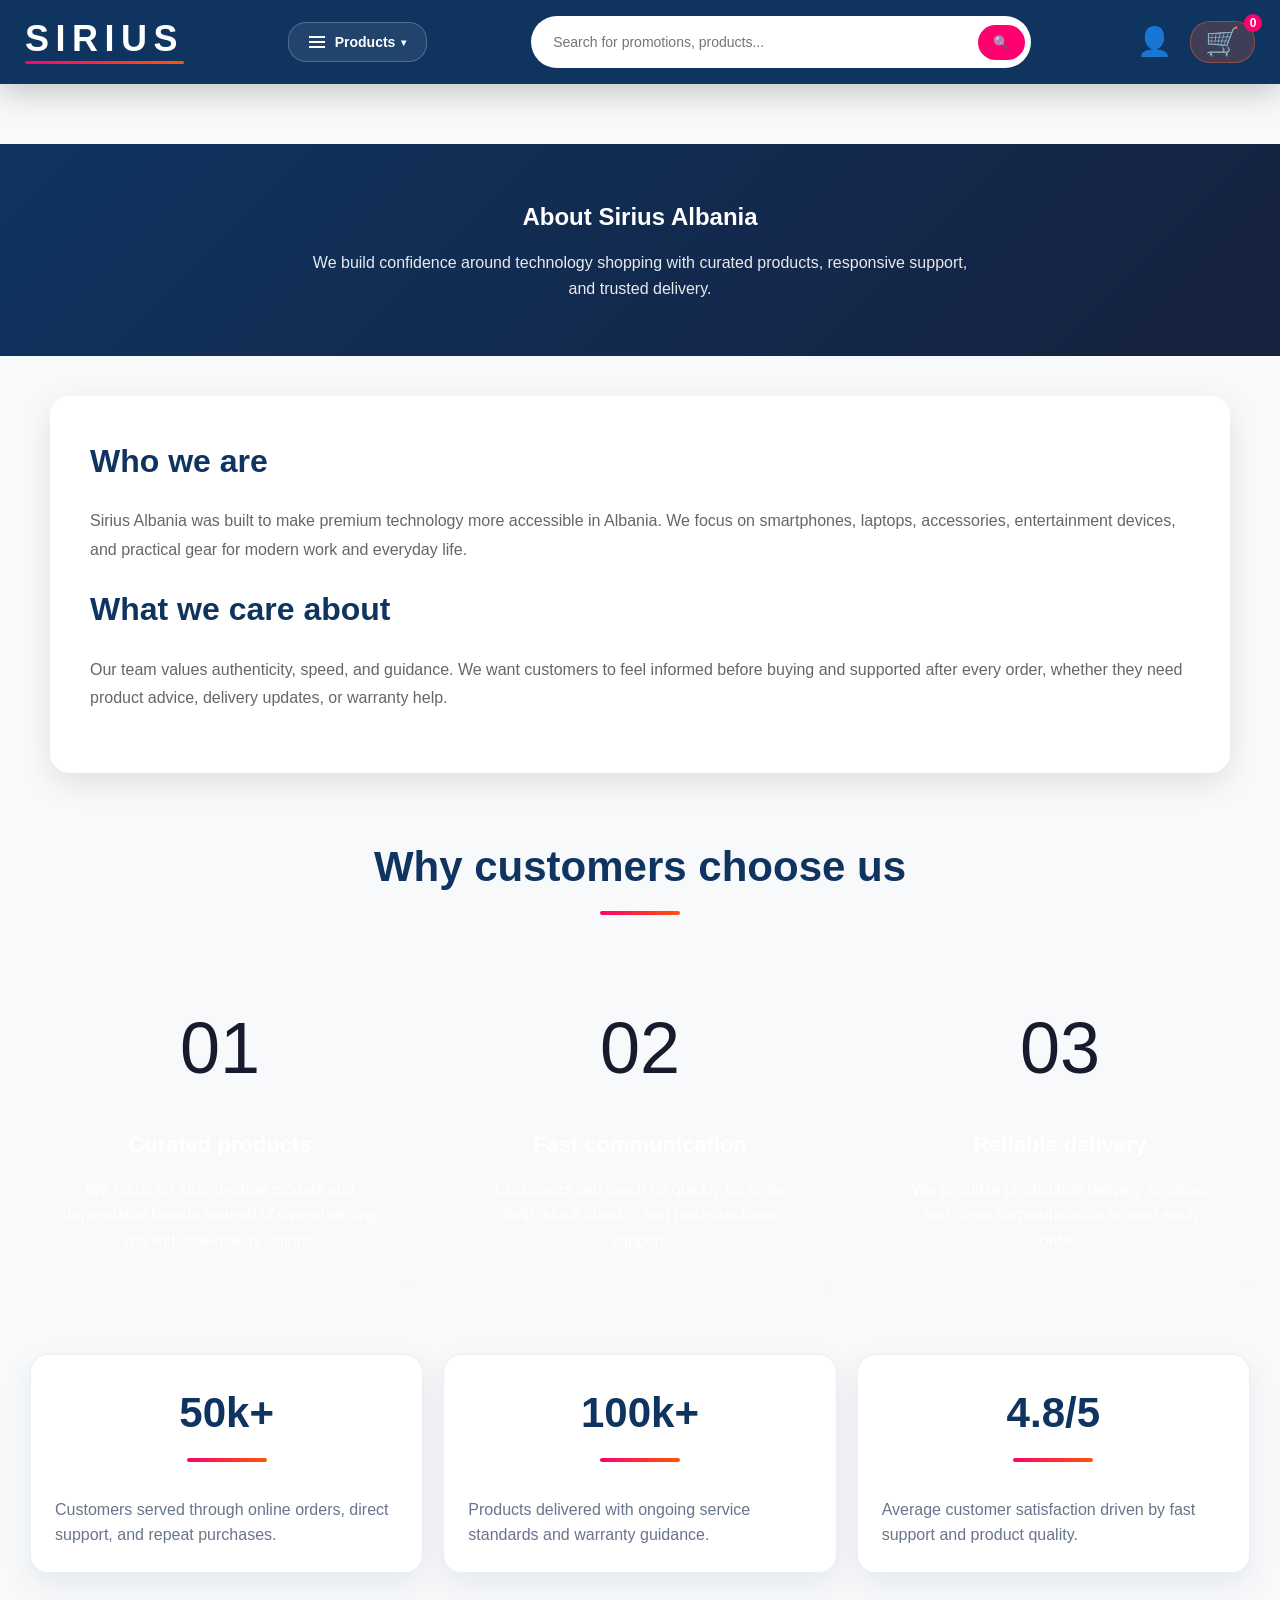
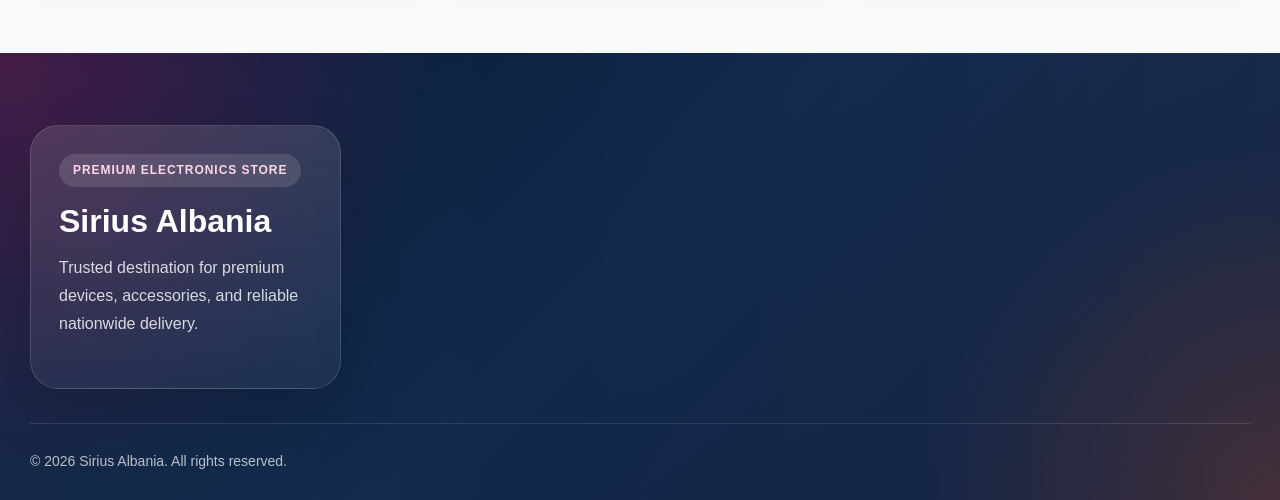
<file: about.html>
<!DOCTYPE html>
<html lang="en">
<head>
  <meta charset="UTF-8">
  <meta name="viewport" content="width=device-width, initial-scale=1.0">
  <meta name="description" content="Learn about Sirius Albania, our mission, and how we deliver premium electronics with trusted support.">
  <title>About Us - Sirius Albania</title>
  <link rel="stylesheet" href="css/styles.css">
</head>
<body>
  <header>
    <div class="container header-main">
      <a href="index.html" class="logo"><span class="logo-text">SIRIUS</span></a>
      <div class="menu-trigger category-dropdown">
        <a href="#" role="button">Products <span class="chevron">▾</span></a>
        <div class="category-dropdown-content">
          <a class="category-item" href="products.html?category=smartfone">
            <span class="category-icon">📱</span>
            <div>
              <strong>Smartphones</strong>
              <p>Latest mobile devices from top brands</p>
            </div>
          </a>
          <a class="category-item" href="products.html?category=smartwatch">
            <span class="category-icon">⌚</span>
            <div>
              <strong>Smartwatches</strong>
              <p>Fitness and wearable technology</p>
            </div>
          </a>
          <a class="category-item" href="products.html?category=aksesore">
            <span class="category-icon">🔌</span>
            <div>
              <strong>Accessories</strong>
              <p>Chargers, cases, headphones and more</p>
            </div>
          </a>
          <a class="category-item" href="products.html?category=laptope">
            <span class="category-icon">💻</span>
            <div>
              <strong>Laptops</strong>
              <p>Gaming, business and everyday laptops</p>
            </div>
          </a>
          <a class="category-item" href="products.html?category=desktop">
            <span class="category-icon">🖥️</span>
            <div>
              <strong>Desktop</strong>
              <p>Workstations, office tech and creator setups</p>
            </div>
          </a>          <a class="category-item" href="products.html?category=tablets">
            <span class="category-icon">📱</span>
            <div>
              <strong>Tablets</strong>
              <p>Portable tablets for work, creativity and entertainment</p>
            </div>
          </a>
          <a class="category-item" href="products.html?category=cameras">
            <span class="category-icon">📷</span>
            <div>
              <strong>Cameras</strong>
              <p>Mirrorless, DSLR and action cameras</p>
            </div>
          </a>
          <a class="category-item" href="products.html?category=tvs">
            <span class="category-icon">📺</span>
            <div>
              <strong>TVs</strong>
              <p>Smart TVs and home entertainment screens</p>
            </div>
          </a>
          <a class="category-item" href="products.html?category=monitors">
            <span class="category-icon">🖥️</span>
            <div>
              <strong>Monitors</strong>
              <p>Gaming and professional computer monitors</p>
            </div>
          </a>
          <a class="category-item" href="products.html?category=audio">
            <span class="category-icon">🎧</span>
            <div>
              <strong>Audio</strong>
              <p>Speakers, headphones and sound systems</p>
            </div>
          </a>
          <a class="category-item" href="products.html?category=gaming">
            <span class="category-icon">🎮</span>
            <div>
              <strong>Gaming</strong>
              <p>Consoles, controllers and accessories</p>
            </div>
          </a>
        </div>
      </div>
      <div class="search-bar">
        <input type="text" placeholder="Search for promotions, products..." class="search-input">
        <button class="search-btn">🔍</button>
      </div>
      <div class="header-actions">
        <a href="#" class="user-account">👤</a>
        <a href="cart.html" class="cart-icon">🛒 <span class="cart-count">0</span></a>
      </div>
    </div>
      <nav>
        <ul>
          <li><a href="index.html">Home</a></li>
          <li><a href="products.html">Products</a></li>
          <li><a href="about.html">About</a></li>
          <li><a href="contact.html">Contact</a></li>
        </ul>
      </nav>
    </div>
  </header>

  <section class="page-hero">
    <div class="container">
      <h1>About Sirius Albania</h1>
      <p>We build confidence around technology shopping with curated products, responsive support, and trusted delivery.</p>
    </div>
  </section>

  <main class="container">
    <section class="about-content">
      <h2>Who we are</h2>
      <p>Sirius Albania was built to make premium technology more accessible in Albania. We focus on smartphones, laptops, accessories, entertainment devices, and practical gear for modern work and everyday life.</p>
      <h2>What we care about</h2>
      <p>Our team values authenticity, speed, and guidance. We want customers to feel informed before buying and supported after every order, whether they need product advice, delivery updates, or warranty help.</p>
    </section>

    <section>
      <h2>Why customers choose us</h2>
      <div class="why-choose-grid">
        <article class="why-choose-card">
          <span class="why-choose-icon">01</span>
          <h3>Curated products</h3>
          <p>We focus on strong-value models and dependable brands instead of overwhelming you with low-quality listings.</p>
        </article>
        <article class="why-choose-card">
          <span class="why-choose-icon">02</span>
          <h3>Fast communication</h3>
          <p>Customers can reach us quickly for order help, stock checks, and post-purchase support.</p>
        </article>
        <article class="why-choose-card">
          <span class="why-choose-icon">03</span>
          <h3>Reliable delivery</h3>
          <p>We prioritize predictable delivery windows and clean communication around each order.</p>
        </article>
      </div>
    </section>

    <section class="info-grid" style="margin: 60px 0;">
      <article class="info-card">
        <h2>50k+</h2>
        <p class="text-muted">Customers served through online orders, direct support, and repeat purchases.</p>
      </article>
      <article class="info-card">
        <h2>100k+</h2>
        <p class="text-muted">Products delivered with ongoing service standards and warranty guidance.</p>
      </article>
      <article class="info-card">
        <h2>4.8/5</h2>
        <p class="text-muted">Average customer satisfaction driven by fast support and product quality.</p>
      </article>
    </section>
  </main>

  <footer class="enhanced-footer">
    <div class="container">
      <div class="footer-content">
        <div class="footer-brand">
          <span class="footer-eyebrow">Premium electronics store</span>
          <h3>Sirius Albania</h3>
          <p>Trusted destination for premium devices, accessories, and reliable nationwide delivery.</p>
        </div>
      </div>
      <div class="footer-bottom-enhanced">
        <div class="container">
          <div class="footer-copyright"><p>&copy; 2026 Sirius Albania. All rights reserved.</p></div>
        </div>
      </div>
    </div>
  </footer>

  <script src="js/site.js" defer></script>
</body>
</html>
</file>
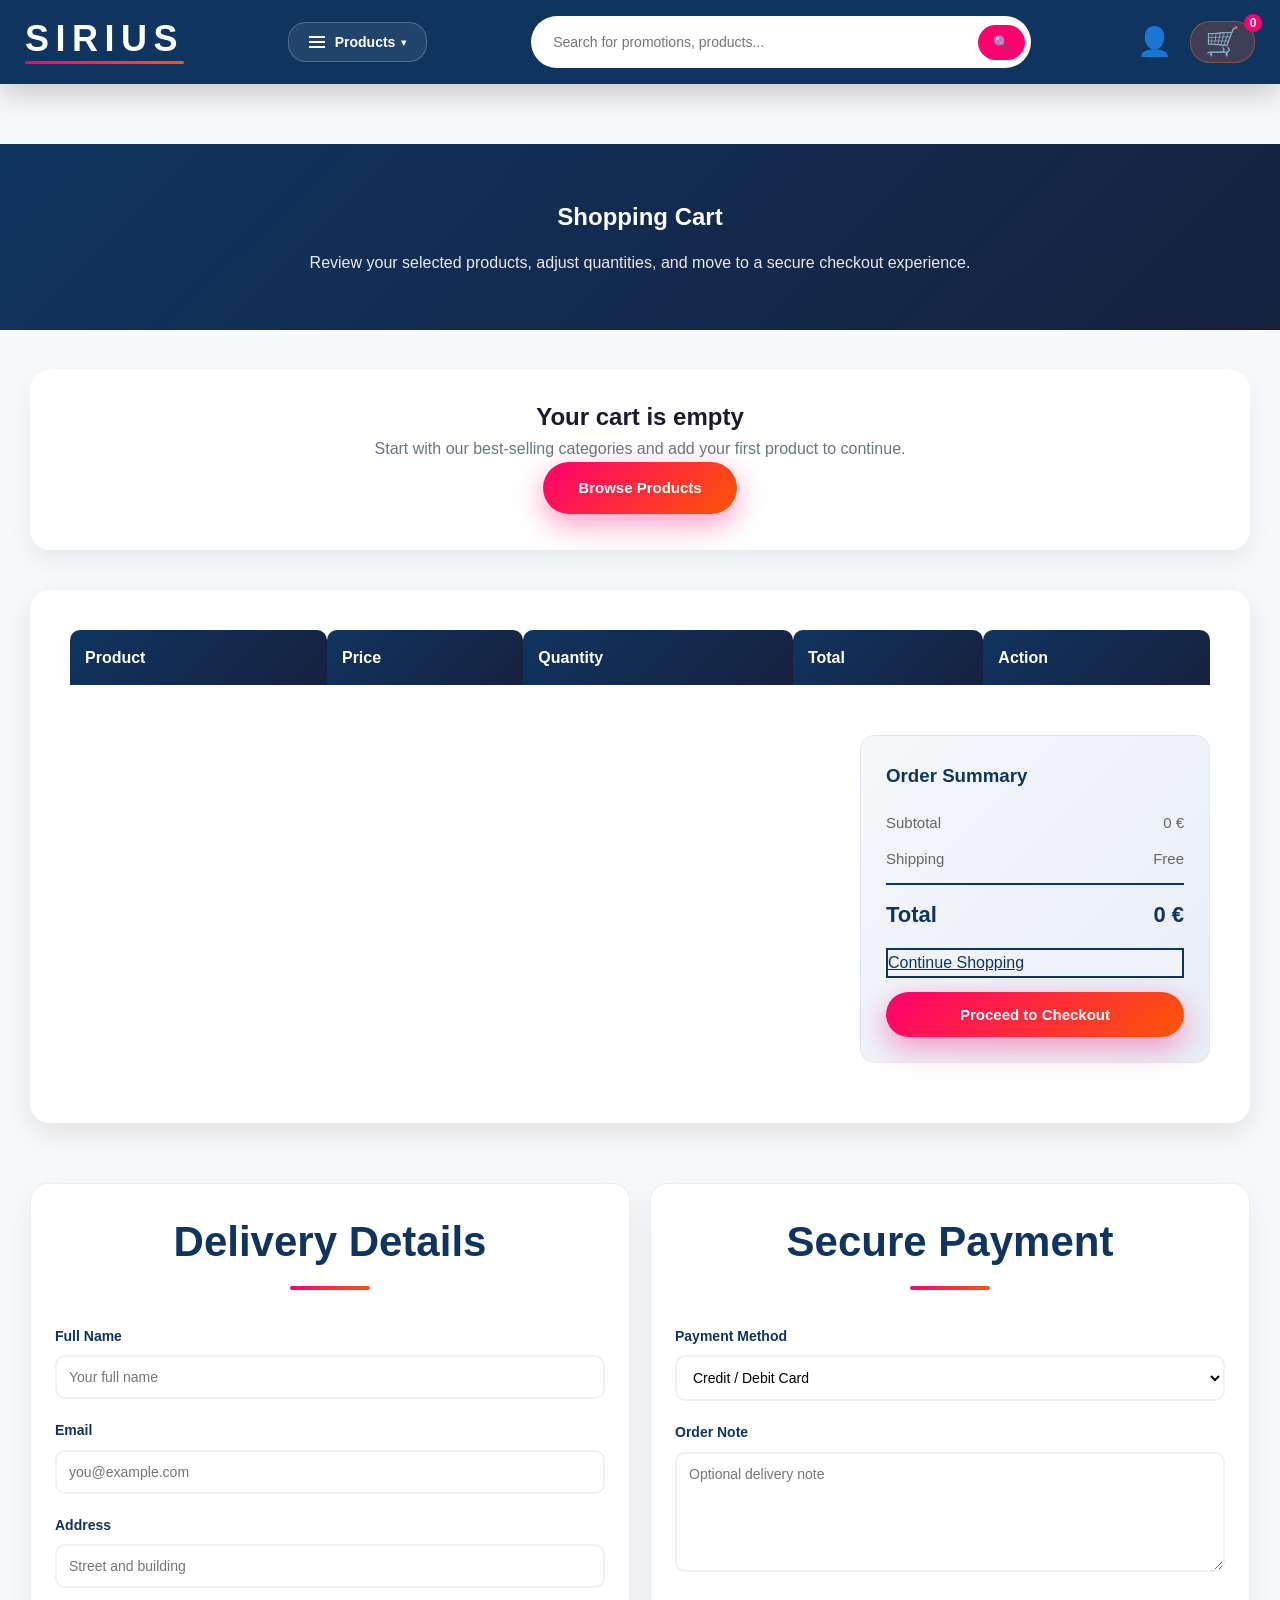
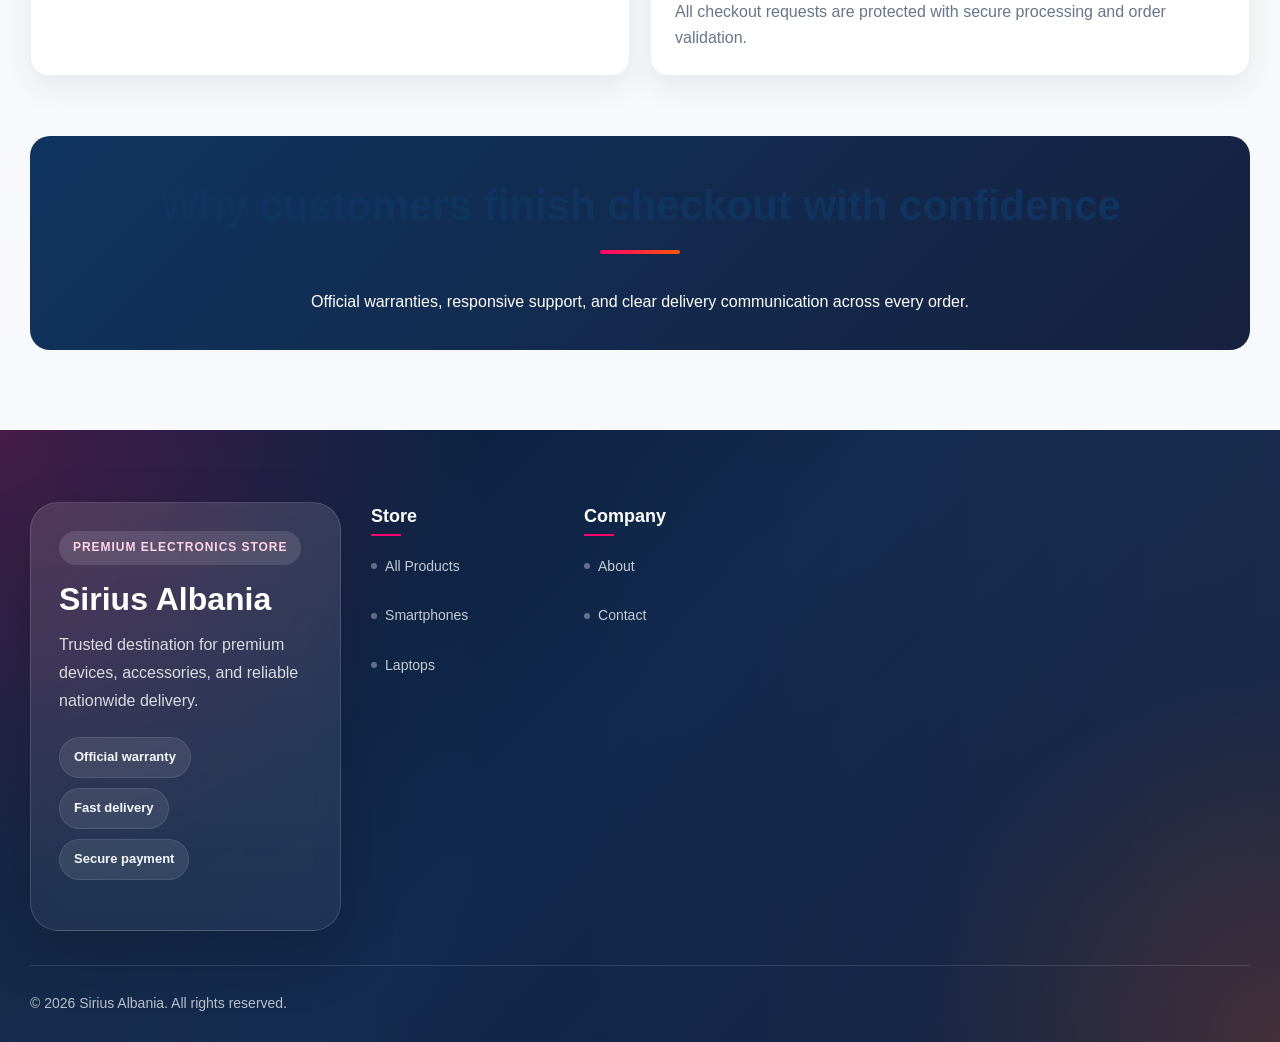
<file: cart.html>
<!DOCTYPE html>
<html lang="en">
<head>
  <meta charset="UTF-8">
  <meta name="viewport" content="width=device-width, initial-scale=1.0">
  <meta name="description" content="Review your Sirius Albania cart, update quantities, and complete your premium electronics order securely.">
  <title>Shopping Cart - Sirius Albania</title>
  <link rel="stylesheet" href="css/styles.css">
</head>
<body data-page="cart">
  <header>
    <div class="container header-main">
      <a href="index.html" class="logo"><span class="logo-text">SIRIUS</span></a>
      <div class="menu-trigger category-dropdown">
        <a href="#" role="button">Products <span class="chevron">▾</span></a>
        <div class="category-dropdown-content">
          <a class="category-item" href="products.html?category=smartfone">
            <span class="category-icon">📱</span>
            <div>
              <strong>Smartphones</strong>
              <p>Latest mobile devices from top brands</p>
            </div>
          </a>
          <a class="category-item" href="products.html?category=smartwatch">
            <span class="category-icon">⌚</span>
            <div>
              <strong>Smartwatches</strong>
              <p>Fitness and wearable technology</p>
            </div>
          </a>
          <a class="category-item" href="products.html?category=aksesore">
            <span class="category-icon">🔌</span>
            <div>
              <strong>Accessories</strong>
              <p>Chargers, cases, headphones and more</p>
            </div>
          </a>
          <a class="category-item" href="products.html?category=laptope">
            <span class="category-icon">💻</span>
            <div>
              <strong>Laptops</strong>
              <p>Gaming, business and everyday laptops</p>
            </div>
          </a>
          <a class="category-item" href="products.html?category=desktop">
            <span class="category-icon">🖥️</span>
            <div>
              <strong>Desktop</strong>
              <p>Workstations, office tech and creator setups</p>
            </div>
          </a>          <a class="category-item" href="products.html?category=tablets">
            <span class="category-icon">📱</span>
            <div>
              <strong>Tablets</strong>
              <p>Portable tablets for work, creativity and entertainment</p>
            </div>
          </a>
          <a class="category-item" href="products.html?category=cameras">
            <span class="category-icon">📷</span>
            <div>
              <strong>Cameras</strong>
              <p>Mirrorless, DSLR and action cameras</p>
            </div>
          </a>
          <a class="category-item" href="products.html?category=tvs">
            <span class="category-icon">📺</span>
            <div>
              <strong>TVs</strong>
              <p>Smart TVs and home entertainment screens</p>
            </div>
          </a>
          <a class="category-item" href="products.html?category=monitors">
            <span class="category-icon">🖥️</span>
            <div>
              <strong>Monitors</strong>
              <p>Gaming and professional computer monitors</p>
            </div>
          </a>
          <a class="category-item" href="products.html?category=audio">
            <span class="category-icon">🎧</span>
            <div>
              <strong>Audio</strong>
              <p>Speakers, headphones and sound systems</p>
            </div>
          </a>
          <a class="category-item" href="products.html?category=gaming">
            <span class="category-icon">🎮</span>
            <div>
              <strong>Gaming</strong>
              <p>Consoles, controllers and accessories</p>
            </div>
          </a>
        </div>
      </div>
      <div class="search-bar">
        <input type="text" placeholder="Search for promotions, products..." class="search-input">
        <button class="search-btn">🔍</button>
      </div>
      <div class="header-actions">
        <a href="#" class="user-account">👤</a>
        <a href="cart.html" class="cart-icon">🛒 <span class="cart-count">0</span></a>
      </div>
    </div>
      <nav>
        <ul>
          <li><a href="index.html">Home</a></li>
          <li class="category-dropdown">
            <a href="products.html">Categories ▼</a>
            <div class="category-dropdown-content">
              <a class="category-item" href="products.html?category=smartfone"><span class="category-icon">Phone</span><div><strong>Smartphones</strong><p>Latest mobile devices from top brands</p></div></a>
              <a class="category-item" href="products.html?category=smartwatch"><span class="category-icon">Watch</span><div><strong>Smartwatches</strong><p>Fitness and wearable technology</p></div></a>
              <a class="category-item" href="products.html?category=aksesore"><span class="category-icon">Access</span><div><strong>Accessories</strong><p>Chargers, cases, headphones and more</p></div></a>
              <a class="category-item" href="products.html?category=laptope"><span class="category-icon">Laptop</span><div><strong>Laptops</strong><p>Gaming, business and everyday laptops</p></div></a>
              <a class="category-item" href="products.html?category=desktop"><span class="category-icon">Desktop</span><div><strong>Desktop</strong><p>Workstations, office tech and creator setups</p></div></a>
              <a class="category-item" href="products.html?category=tablets"><span class="category-icon">📱</span><div><strong>Tablets</strong><p>Portable tablets for work, creativity and entertainment</p></div></a>
              <a class="category-item" href="products.html?category=cameras"><span class="category-icon">📷</span><div><strong>Cameras</strong><p>Mirrorless, DSLR and action cameras</p></div></a>
              <a class="category-item" href="products.html?category=tvs"><span class="category-icon">📺</span><div><strong>TVs</strong><p>Smart TVs and home entertainment screens</p></div></a>
              <a class="category-item" href="products.html?category=monitors"><span class="category-icon">🖥️</span><div><strong>Monitors</strong><p>Gaming and professional computer monitors</p></div></a>
              <a class="category-item" href="products.html?category=audio"><span class="category-icon">Audio</span><div><strong>Audio</strong><p>Speakers, headphones and sound systems</p></div></a>
              <a class="category-item" href="products.html?category=gaming"><span class="category-icon">Gaming</span><div><strong>Gaming</strong><p>Consoles, controllers and accessories</p></div></a>
            </div>
          </li>
          <li><a href="about.html">About</a></li>
          <li><a href="contact.html">Contact</a></li>
        </ul>
      </nav>
    </div>
  </header>

  <section class="page-hero">
    <div class="container">
      <h1>Shopping Cart</h1>
      <p>Review your selected products, adjust quantities, and move to a secure checkout experience.</p>
    </div>
  </section>

  <main class="container">
    <div class="cart-empty" data-cart-empty hidden>
      <h2>Your cart is empty</h2>
      <p class="text-muted">Start with our best-selling categories and add your first product to continue.</p>
      <a href="products.html" class="btn">Browse Products</a>
    </div>

    <div class="cart-container">
      <table class="cart-table">
        <thead>
          <tr>
            <th>Product</th>
            <th>Price</th>
            <th>Quantity</th>
            <th>Total</th>
            <th>Action</th>
          </tr>
        </thead>
        <tbody data-cart-items></tbody>
      </table>

      <div class="cart-summary">
        <h3>Order Summary</h3>
        <p><span>Subtotal</span><span data-cart-subtotal>0 EUR</span></p>
        <p><span>Shipping</span><span data-cart-shipping>Free</span></p>
        <p class="total"><span>Total</span><span data-cart-total>0 EUR</span></p>
        <a href="products.html" class="btn-view" style="display:block; margin-top: 16px;">Continue Shopping</a>
        <button class="btn" type="button" style="width: 100%; margin-top: 14px;">Proceed to Checkout</button>
      </div>
      <div style="clear: both;"></div>
    </div>

    <section class="info-grid" data-cart-form-state data-cart-ready="false">
      <article class="info-card">
        <h2>Delivery Details</h2>
        <div class="form-group">
          <label for="checkout-name">Full Name</label>
          <input id="checkout-name" type="text" placeholder="Your full name">
        </div>
        <div class="form-group">
          <label for="checkout-email">Email</label>
          <input id="checkout-email" type="email" placeholder="you@example.com">
        </div>
        <div class="form-group">
          <label for="checkout-address">Address</label>
          <input id="checkout-address" type="text" placeholder="Street and building">
        </div>
      </article>

      <article class="info-card">
        <h2>Secure Payment</h2>
        <div class="form-group">
          <label for="payment-method">Payment Method</label>
          <select id="payment-method">
            <option>Credit / Debit Card</option>
            <option>Bank Transfer</option>
            <option>Cash on Delivery</option>
          </select>
        </div>
        <div class="form-group">
          <label for="payment-note">Order Note</label>
          <textarea id="payment-note" placeholder="Optional delivery note"></textarea>
        </div>
        <p class="text-muted">All checkout requests are protected with secure processing and order validation.</p>
      </article>
    </section>

    <section class="cta-panel">
      <h2>Why customers finish checkout with confidence</h2>
      <p>Official warranties, responsive support, and clear delivery communication across every order.</p>
    </section>
  </main>

  <footer class="enhanced-footer">
    <div class="container">
      <div class="footer-content">
        <div class="footer-brand">
          <span class="footer-eyebrow">Premium electronics store</span>
          <h3>Sirius Albania</h3>
          <p>Trusted destination for premium devices, accessories, and reliable nationwide delivery.</p>
          <div class="footer-highlights">
            <span>Official warranty</span>
            <span>Fast delivery</span>
            <span>Secure payment</span>
          </div>
        </div>
        <div class="footer-column">
          <h4>Store</h4>
          <ul>
            <li><a href="products.html">All Products</a></li>
            <li><a href="products.html?category=smartfone">Smartphones</a></li>
            <li><a href="products.html?category=laptope">Laptops</a></li>
          </ul>
        </div>
        <div class="footer-column">
          <h4>Company</h4>
          <ul>
            <li><a href="about.html">About</a></li>
            <li><a href="contact.html">Contact</a></li>
          </ul>
        </div>
      </div>
      <div class="footer-bottom-enhanced">
        <div class="container">
          <div class="footer-copyright"><p>&copy; 2026 Sirius Albania. All rights reserved.</p></div>
        </div>
      </div>
    </div>
  </footer>

  <script src="js/site.js" defer></script>
</body>
</html>
</file>
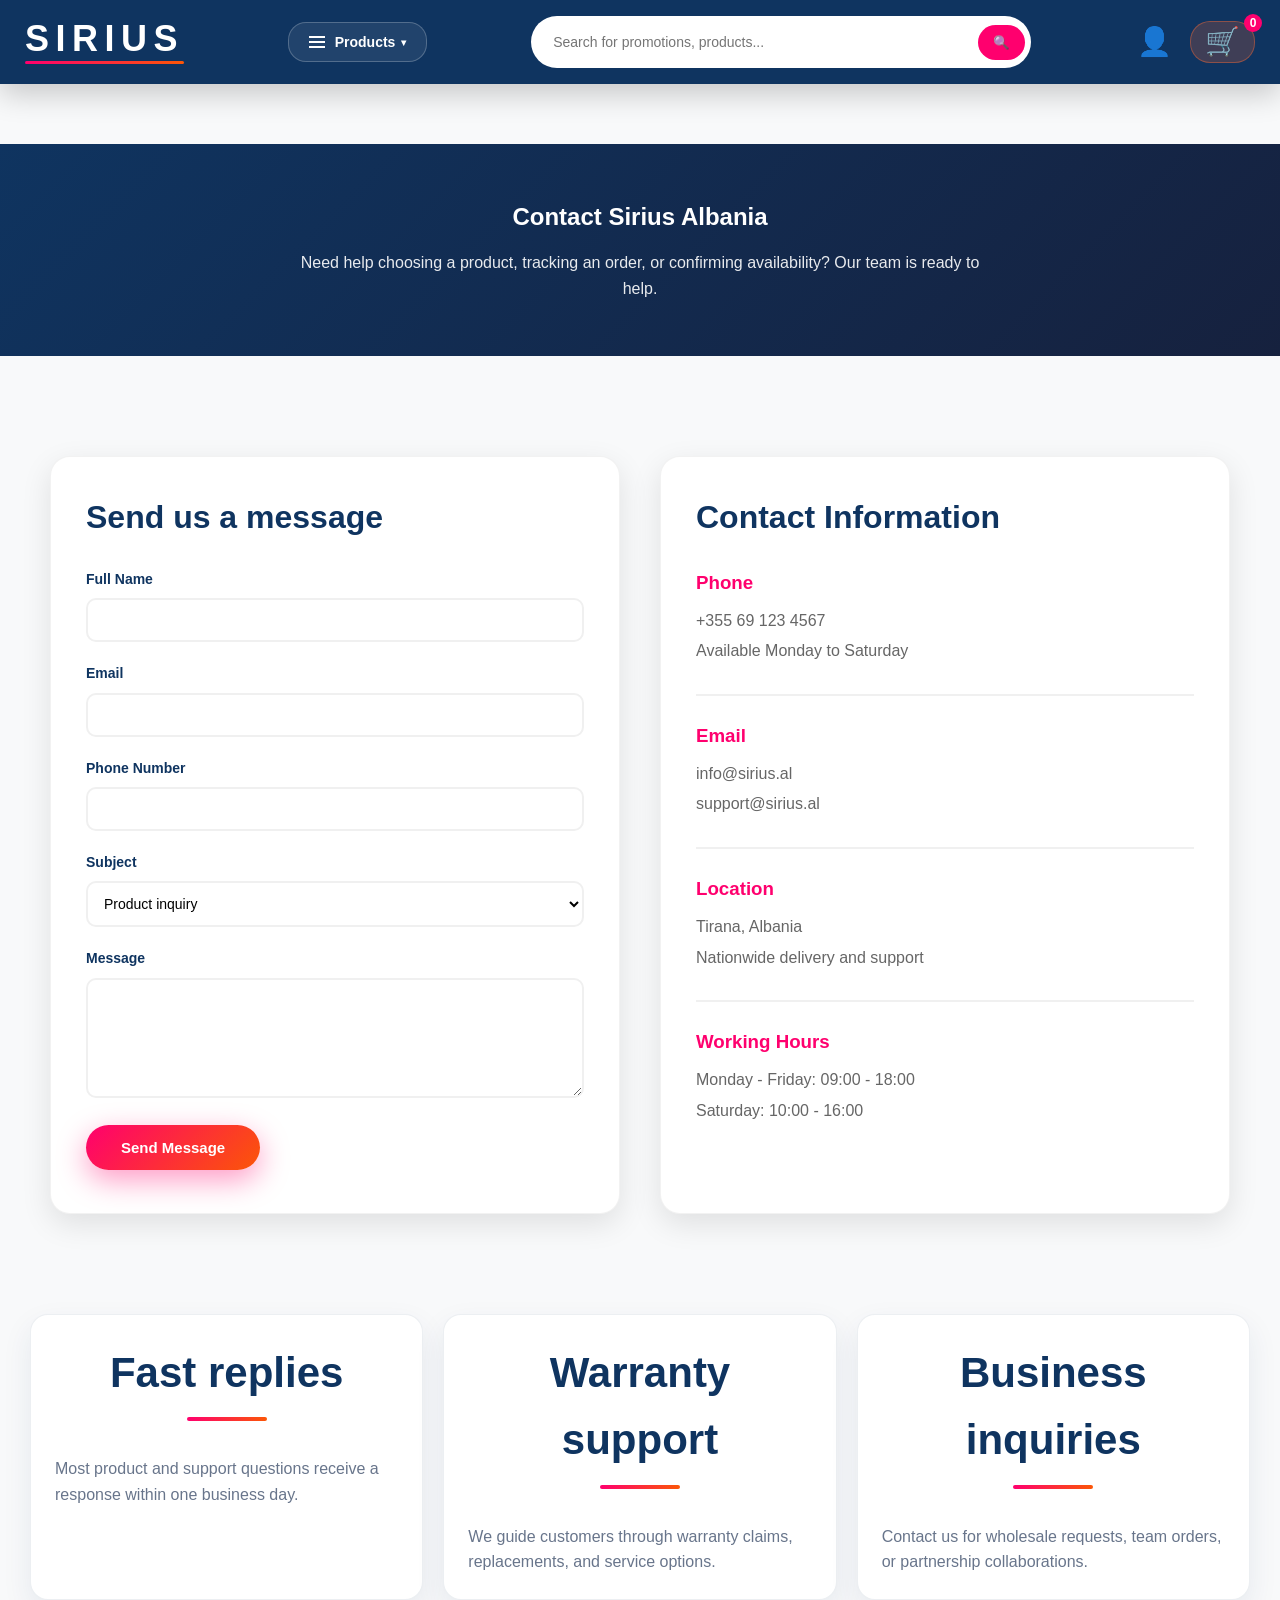
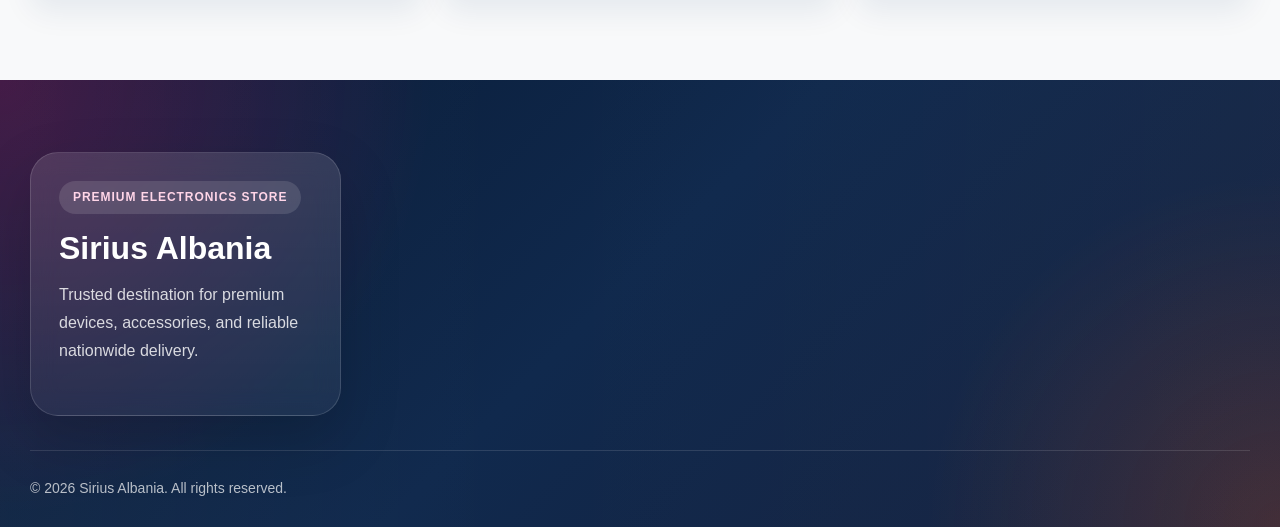
<file: contact.html>
<!DOCTYPE html>
<html lang="en">
<head>
  <meta charset="UTF-8">
  <meta name="viewport" content="width=device-width, initial-scale=1.0">
  <meta name="description" content="Get in touch with Sirius Albania for product advice, support, and delivery questions.">
  <title>Contact - Sirius Albania</title>
  <link rel="stylesheet" href="css/styles.css">
</head>
<body>
  <header>
    <div class="container header-main">
      <a href="index.html" class="logo"><span class="logo-text">SIRIUS</span></a>
      <div class="menu-trigger category-dropdown">
        <a href="#" role="button">Products <span class="chevron">▾</span></a>
        <div class="category-dropdown-content">
          <a class="category-item" href="products.html?category=smartfone">
            <span class="category-icon">📱</span>
            <div>
              <strong>Smartphones</strong>
              <p>Latest mobile devices from top brands</p>
            </div>
          </a>
          <a class="category-item" href="products.html?category=smartwatch">
            <span class="category-icon">⌚</span>
            <div>
              <strong>Smartwatches</strong>
              <p>Fitness and wearable technology</p>
            </div>
          </a>
          <a class="category-item" href="products.html?category=aksesore">
            <span class="category-icon">🔌</span>
            <div>
              <strong>Accessories</strong>
              <p>Chargers, cases, headphones and more</p>
            </div>
          </a>
          <a class="category-item" href="products.html?category=laptope">
            <span class="category-icon">💻</span>
            <div>
              <strong>Laptops</strong>
              <p>Gaming, business and everyday laptops</p>
            </div>
          </a>
          <a class="category-item" href="products.html?category=desktop">
            <span class="category-icon">🖥️</span>
            <div>
              <strong>Desktop</strong>
              <p>Workstations, office tech and creator setups</p>
            </div>
          </a>          <a class="category-item" href="products.html?category=tablets">
            <span class="category-icon">📱</span>
            <div>
              <strong>Tablets</strong>
              <p>Portable tablets for work, creativity and entertainment</p>
            </div>
          </a>
          <a class="category-item" href="products.html?category=cameras">
            <span class="category-icon">📷</span>
            <div>
              <strong>Cameras</strong>
              <p>Mirrorless, DSLR and action cameras</p>
            </div>
          </a>
          <a class="category-item" href="products.html?category=tvs">
            <span class="category-icon">📺</span>
            <div>
              <strong>TVs</strong>
              <p>Smart TVs and home entertainment screens</p>
            </div>
          </a>
          <a class="category-item" href="products.html?category=monitors">
            <span class="category-icon">🖥️</span>
            <div>
              <strong>Monitors</strong>
              <p>Gaming and professional computer monitors</p>
            </div>
          </a>
          <a class="category-item" href="products.html?category=audio">
            <span class="category-icon">🎧</span>
            <div>
              <strong>Audio</strong>
              <p>Speakers, headphones and sound systems</p>
            </div>
          </a>
          <a class="category-item" href="products.html?category=gaming">
            <span class="category-icon">🎮</span>
            <div>
              <strong>Gaming</strong>
              <p>Consoles, controllers and accessories</p>
            </div>
          </a>
        </div>
      </div>
      <div class="search-bar">
        <input type="text" placeholder="Search for promotions, products..." class="search-input">
        <button class="search-btn">🔍</button>
      </div>
      <div class="header-actions">
        <a href="#" class="user-account">👤</a>
        <a href="cart.html" class="cart-icon">🛒 <span class="cart-count">0</span></a>
      </div>
    </div>
      <nav>
        <ul>
          <li><a href="index.html">Home</a></li>
          <li><a href="products.html">Products</a></li>
          <li><a href="about.html">About</a></li>
          <li><a href="contact.html">Contact</a></li>
        </ul>
      </nav>
    </div>
  </header>

  <section class="page-hero">
    <div class="container">
      <h1>Contact Sirius Albania</h1>
      <p>Need help choosing a product, tracking an order, or confirming availability? Our team is ready to help.</p>
    </div>
  </section>

  <main class="container">
    <section class="contact-container">
      <article class="contact-form">
        <h2>Send us a message</h2>
        <form>
          <div class="form-group">
            <label for="contact-name">Full Name</label>
            <input id="contact-name" type="text" required>
          </div>
          <div class="form-group">
            <label for="contact-email">Email</label>
            <input id="contact-email" type="email" required>
          </div>
          <div class="form-group">
            <label for="contact-phone">Phone Number</label>
            <input id="contact-phone" type="tel">
          </div>
          <div class="form-group">
            <label for="contact-subject">Subject</label>
            <select id="contact-subject">
              <option>Product inquiry</option>
              <option>Order status</option>
              <option>Returns and warranty</option>
              <option>Partnership request</option>
            </select>
          </div>
          <div class="form-group">
            <label for="contact-message">Message</label>
            <textarea id="contact-message" required></textarea>
          </div>
          <button class="btn" type="submit">Send Message</button>
        </form>
      </article>

      <article class="contact-info">
        <h2>Contact Information</h2>
        <div class="contact-item">
          <h3>Phone</h3>
          <p>+355 69 123 4567</p>
          <p>Available Monday to Saturday</p>
        </div>
        <div class="contact-item">
          <h3>Email</h3>
          <p>info@sirius.al</p>
          <p>support@sirius.al</p>
        </div>
        <div class="contact-item">
          <h3>Location</h3>
          <p>Tirana, Albania</p>
          <p>Nationwide delivery and support</p>
        </div>
        <div class="contact-item">
          <h3>Working Hours</h3>
          <p>Monday - Friday: 09:00 - 18:00</p>
          <p>Saturday: 10:00 - 16:00</p>
        </div>
      </article>
    </section>

    <section class="info-grid" style="margin-bottom: 40px;">
      <article class="info-card">
        <h2>Fast replies</h2>
        <p class="text-muted">Most product and support questions receive a response within one business day.</p>
      </article>
      <article class="info-card">
        <h2>Warranty support</h2>
        <p class="text-muted">We guide customers through warranty claims, replacements, and service options.</p>
      </article>
      <article class="info-card">
        <h2>Business inquiries</h2>
        <p class="text-muted">Contact us for wholesale requests, team orders, or partnership collaborations.</p>
      </article>
    </section>
  </main>

  <footer class="enhanced-footer">
    <div class="container">
      <div class="footer-content">
        <div class="footer-brand">
          <span class="footer-eyebrow">Premium electronics store</span>
          <h3>Sirius Albania</h3>
          <p>Trusted destination for premium devices, accessories, and reliable nationwide delivery.</p>
        </div>
      </div>
      <div class="footer-bottom-enhanced">
        <div class="container">
          <div class="footer-copyright"><p>&copy; 2026 Sirius Albania. All rights reserved.</p></div>
        </div>
      </div>
    </div>
  </footer>

  <script src="js/site.js" defer></script>
</body>
</html>
</file>
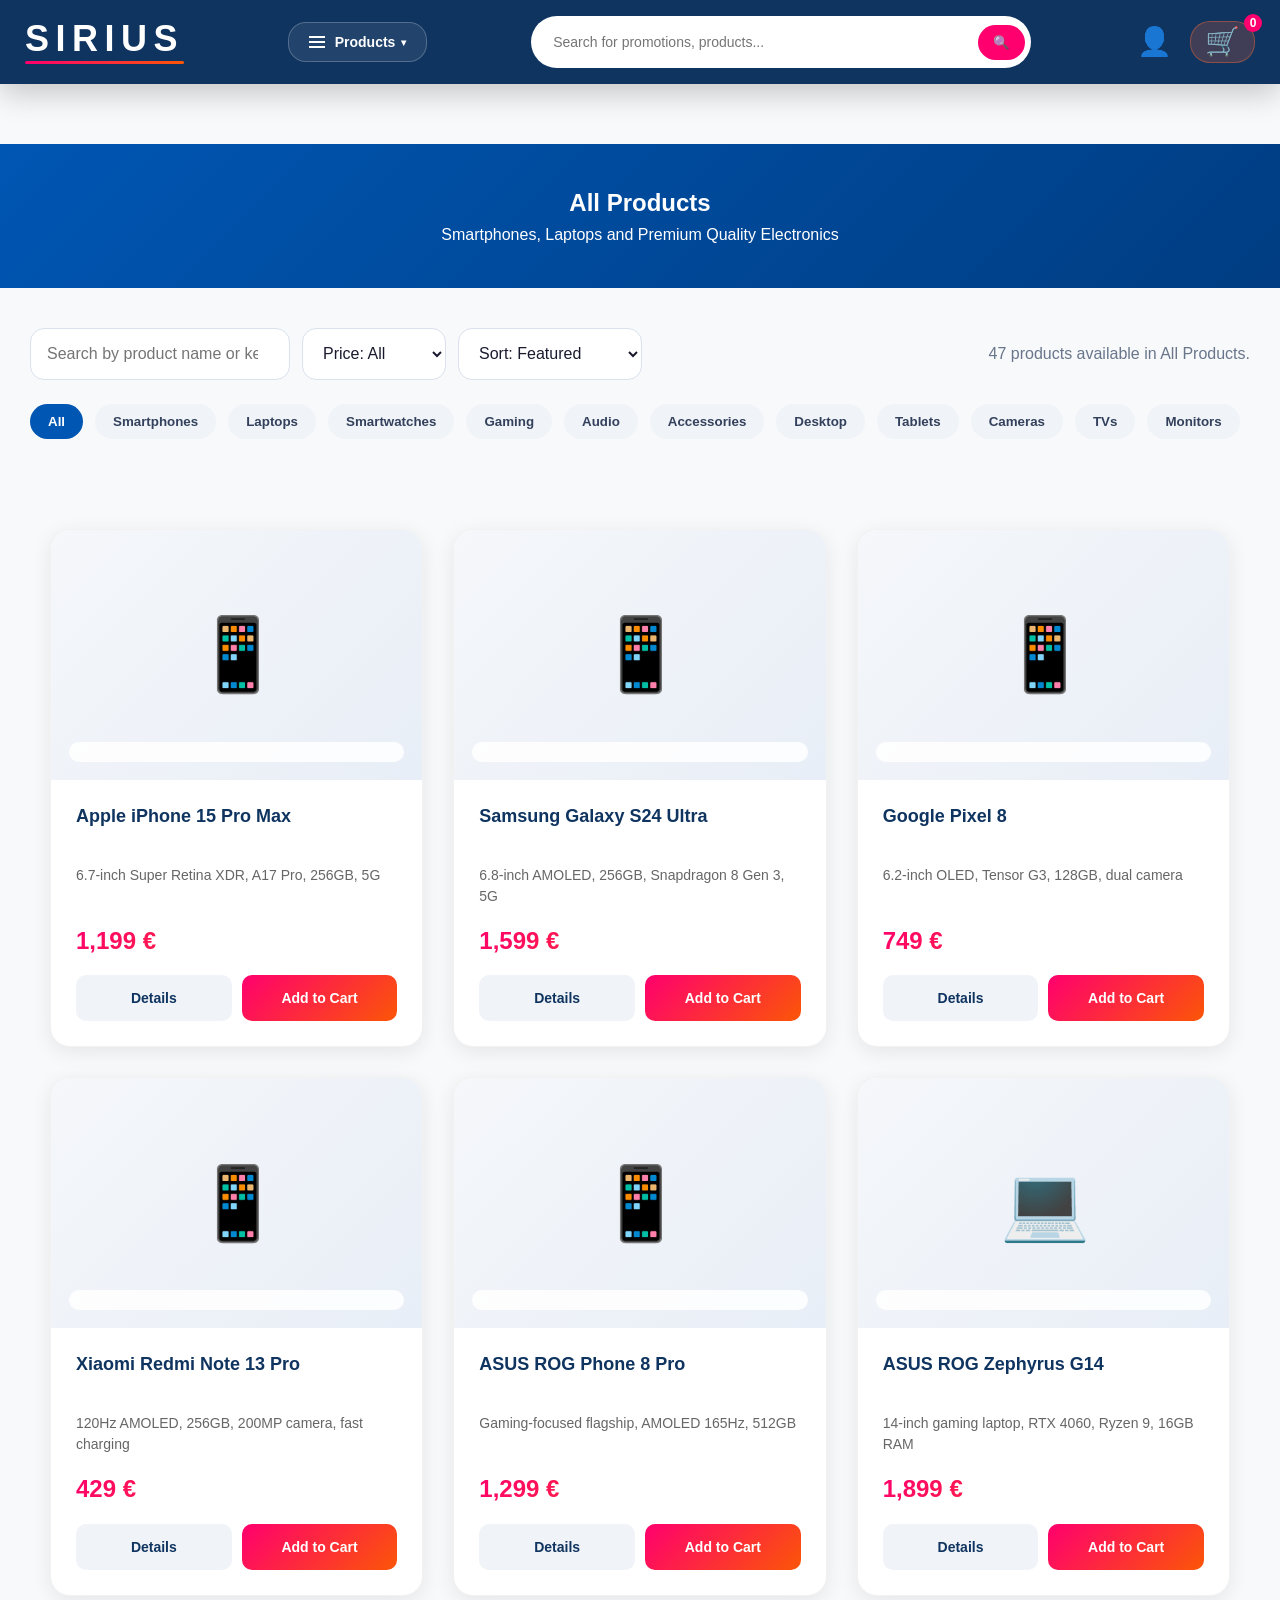
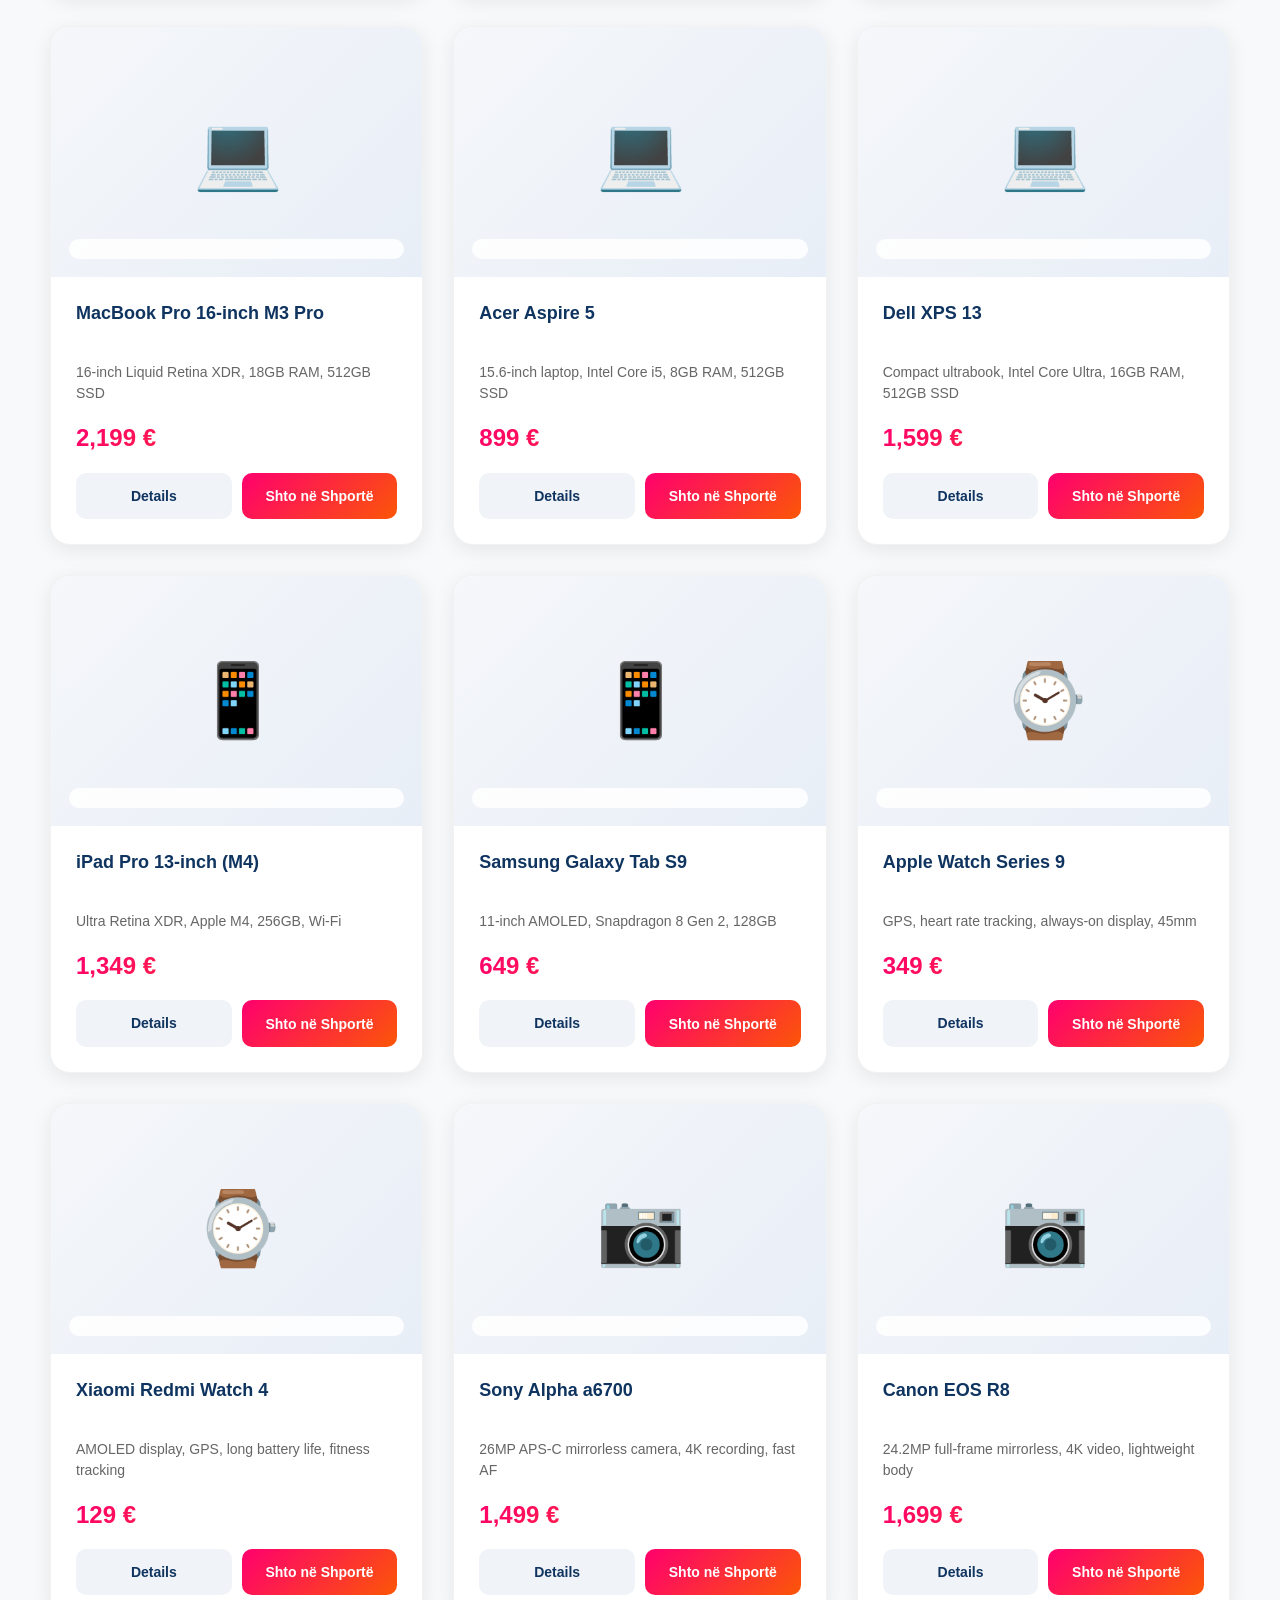
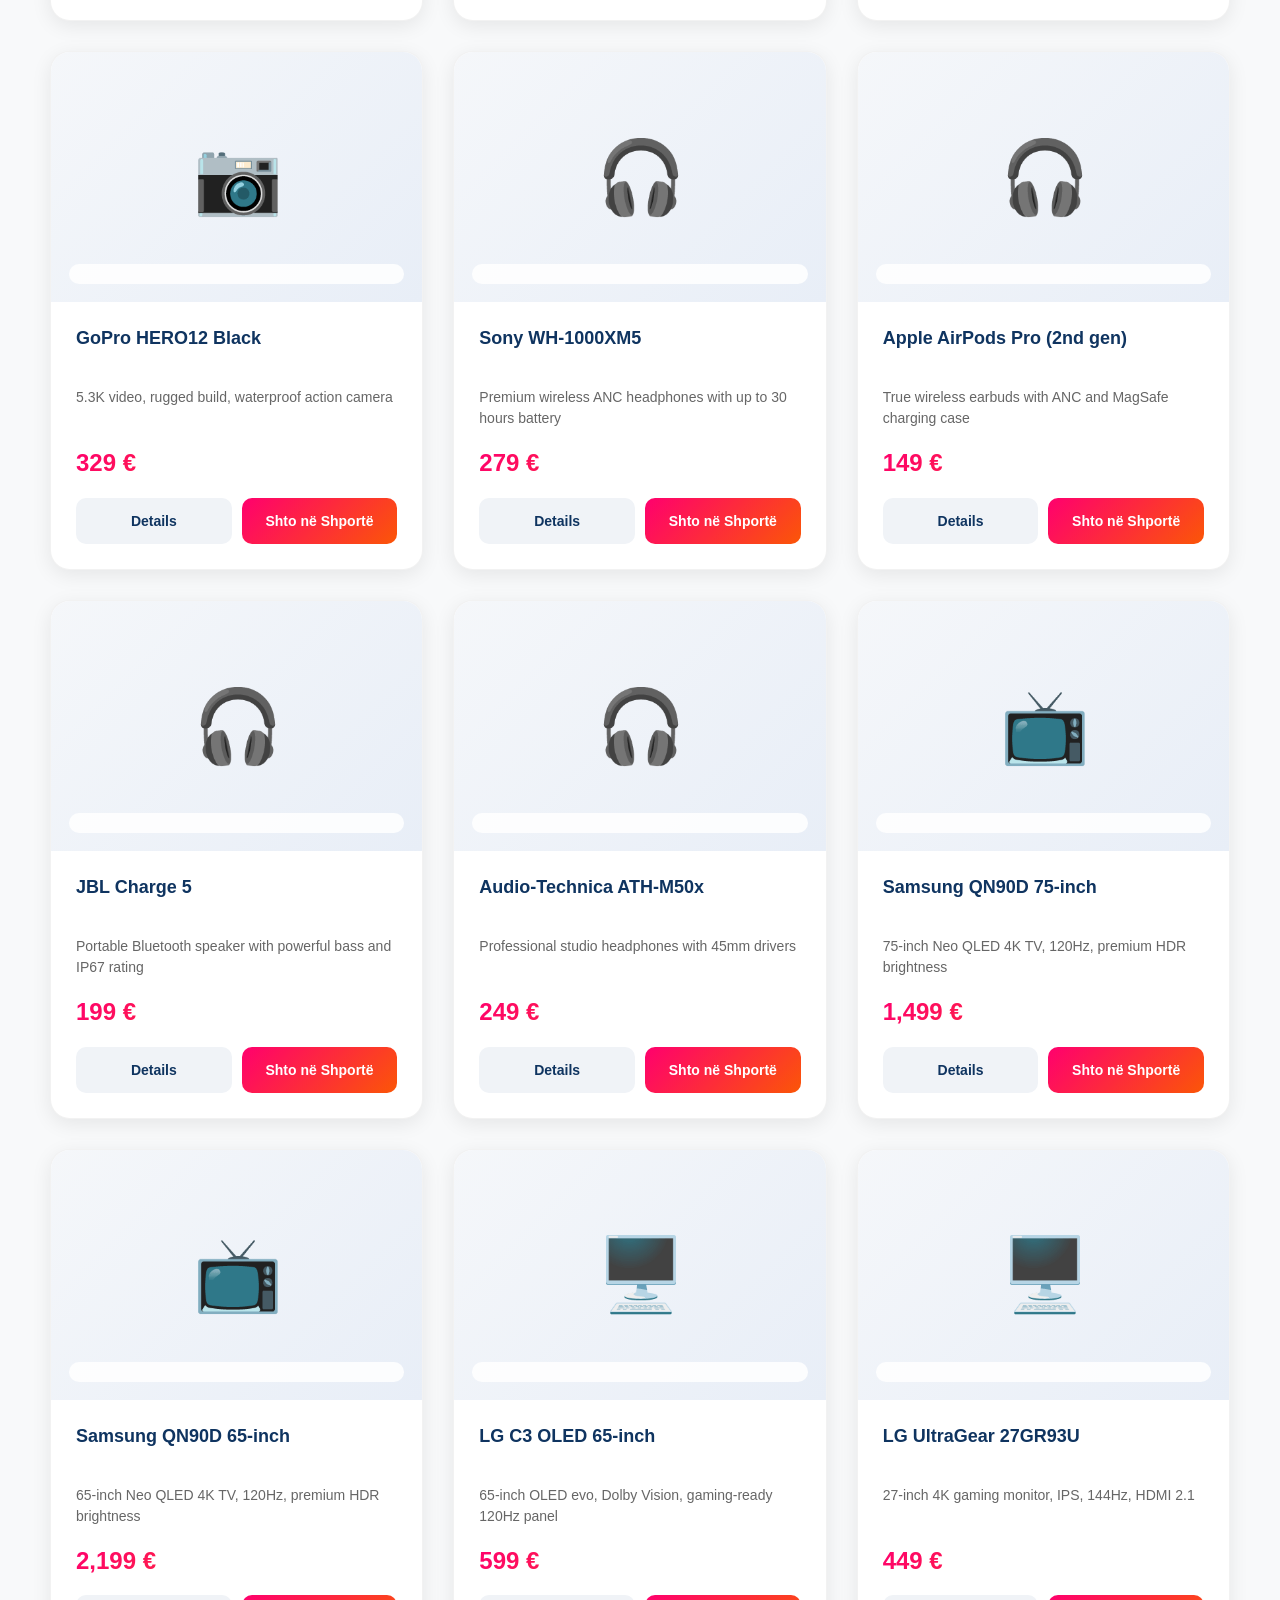
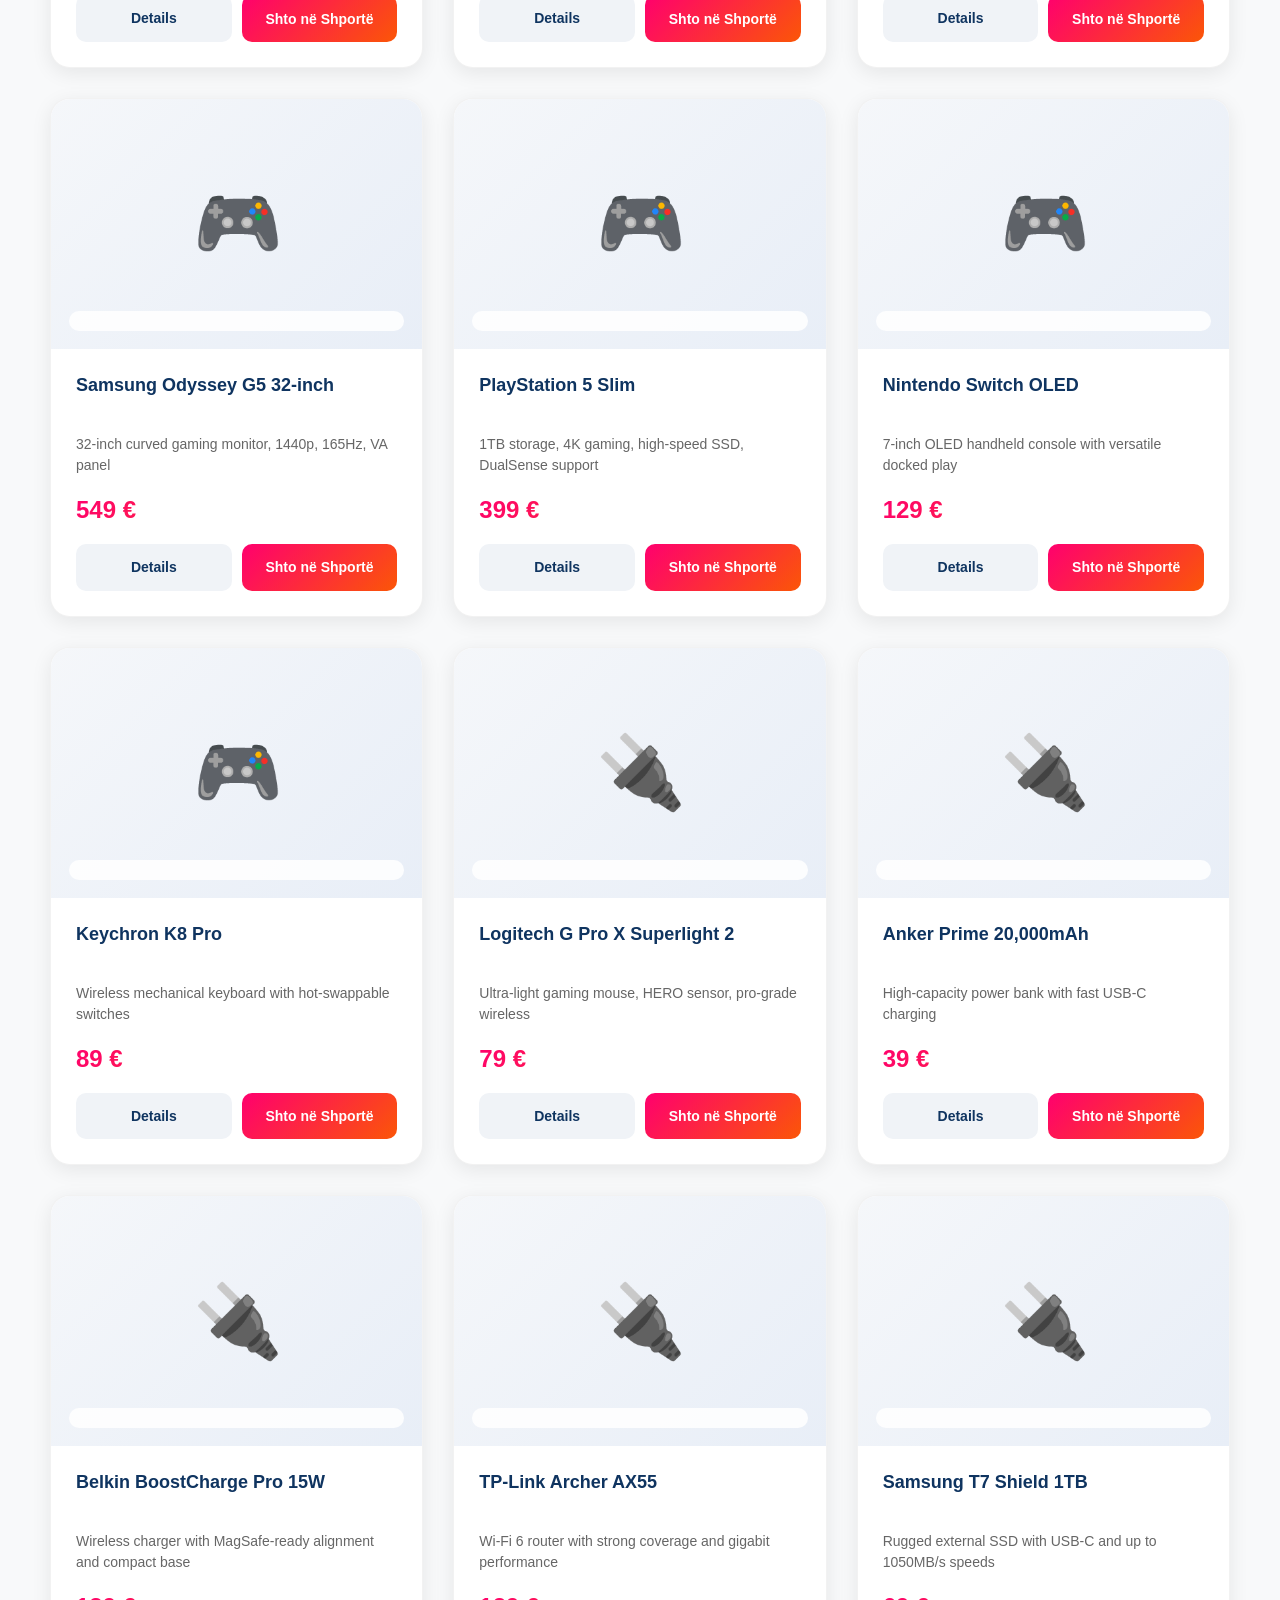
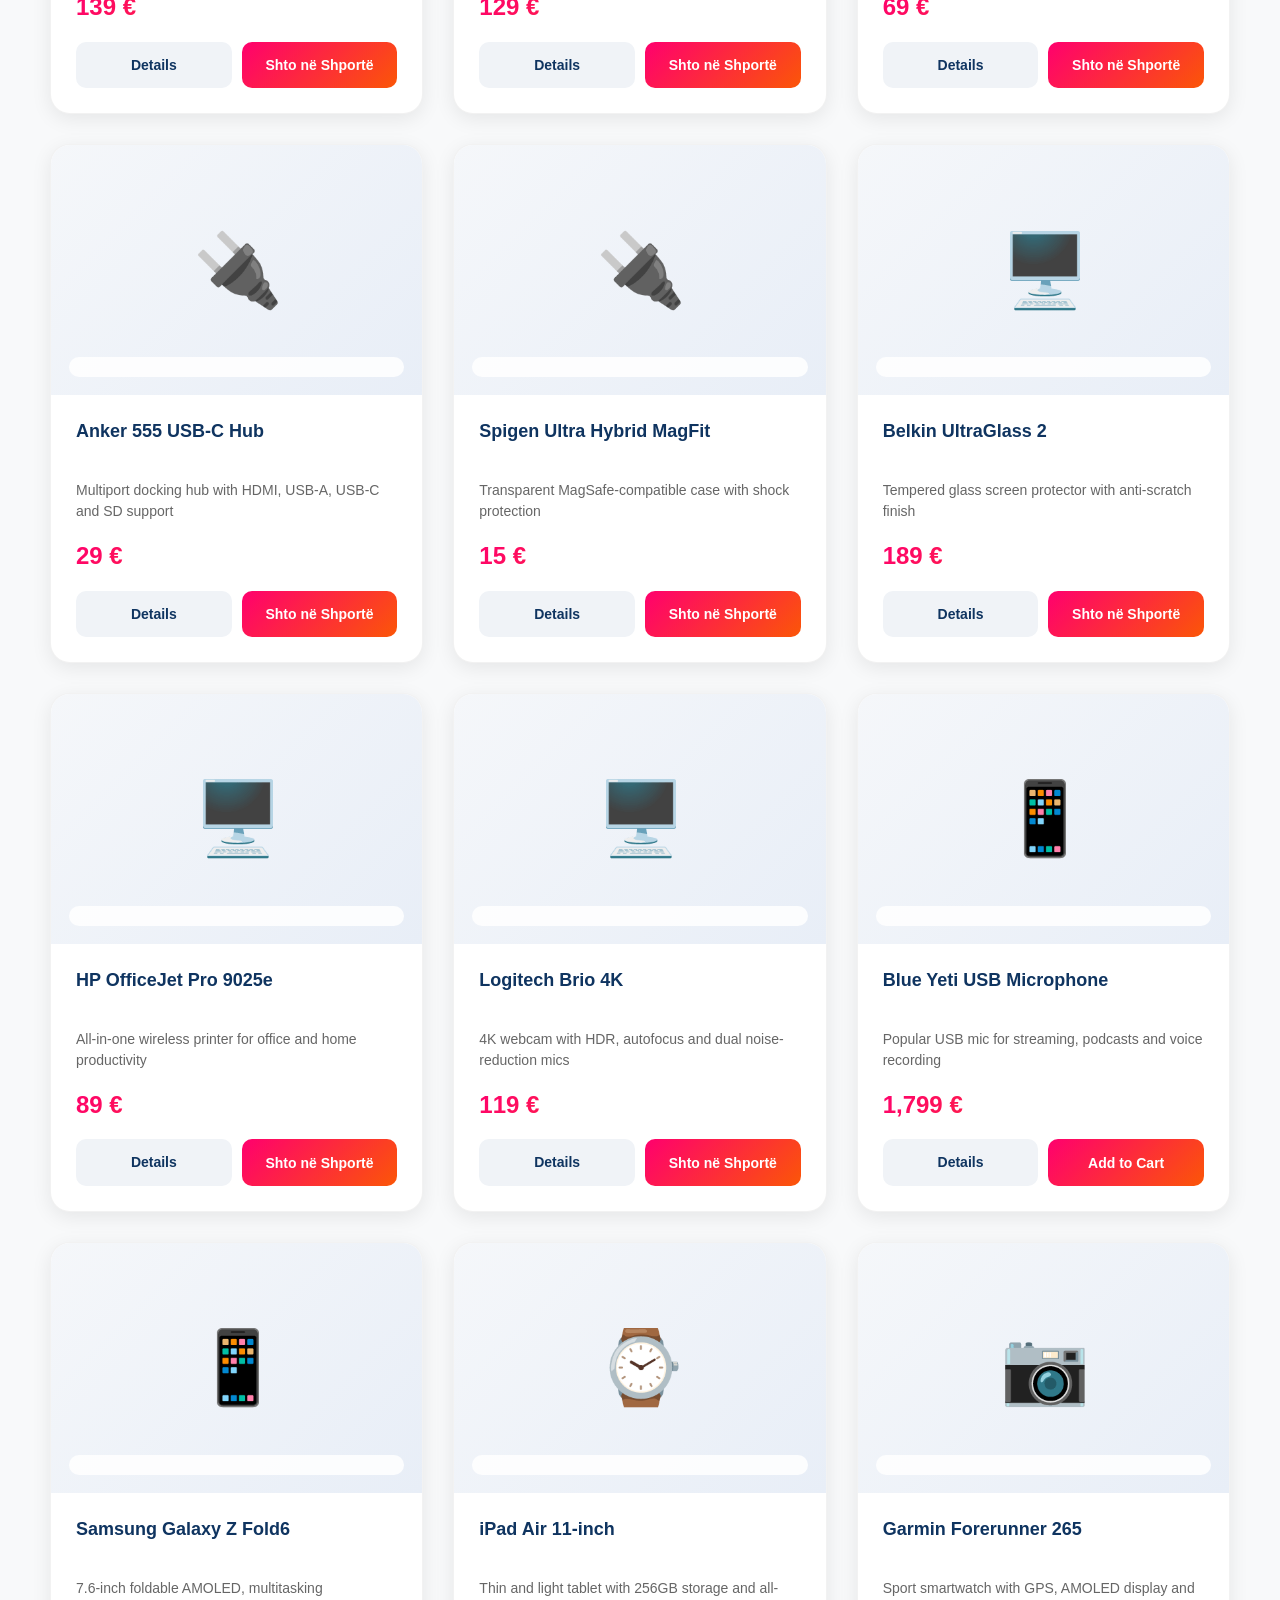
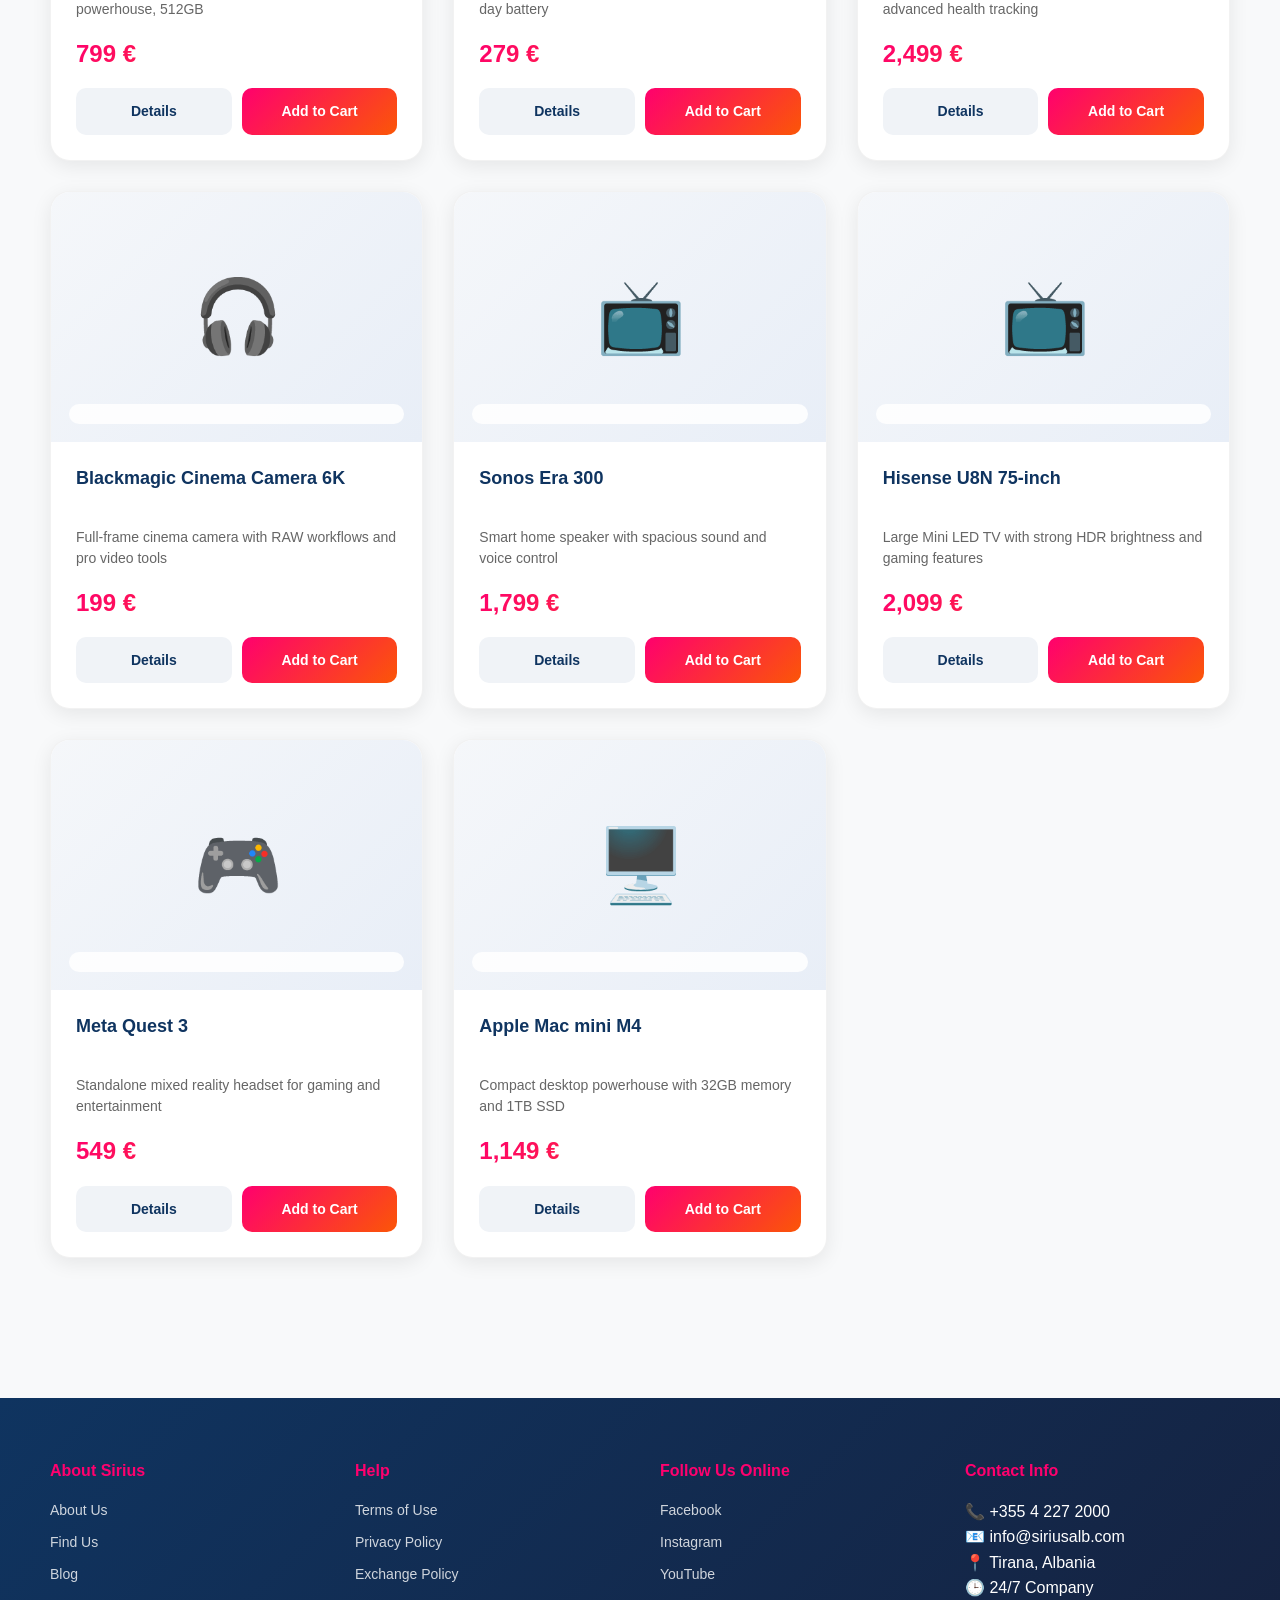
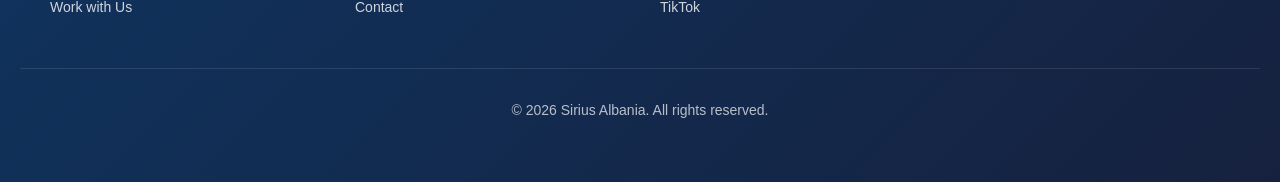
<file: products.html>
<!DOCTYPE html>
<html lang="en">
<head>
  <meta charset="UTF-8">
  <meta name="viewport" content="width=device-width, initial-scale=1.0">
  <meta name="description" content="Browse smartphones, laptops, accessories, gaming gear, displays, and more at Sirius Albania.">
  <title>Products - Sirius Albania</title>
  <link rel="stylesheet" href="css/styles.css">
</head>
<body>
  <header>
    <div class="container header-main">
      <a href="index.html" class="logo"><span class="logo-text">SIRIUS</span></a>
      <div class="menu-trigger category-dropdown">
        <a href="#" role="button">Products <span class="chevron">▾</span></a>
        <div class="category-dropdown-content">
          <a class="category-item" href="products.html?category=smartfone">
            <span class="category-icon">📱</span>
            <div>
              <strong>Smartphones</strong>
              <p>Latest mobile devices from top brands</p>
            </div>
          </a>
          <a class="category-item" href="products.html?category=smartwatch">
            <span class="category-icon">⌚</span>
            <div>
              <strong>Smartwatches</strong>
              <p>Fitness and wearable technology</p>
            </div>
          </a>
          <a class="category-item" href="products.html?category=aksesore">
            <span class="category-icon">🔌</span>
            <div>
              <strong>Accessories</strong>
              <p>Chargers, cases, headphones and more</p>
            </div>
          </a>
          <a class="category-item" href="products.html?category=laptope">
            <span class="category-icon">💻</span>
            <div>
              <strong>Laptops</strong>
              <p>Gaming, business and everyday laptops</p>
            </div>
          </a>
          <a class="category-item" href="products.html?category=desktop">
            <span class="category-icon">🖥️</span>
            <div>
              <strong>Desktop</strong>
              <p>Workstations, office tech and creator setups</p>
            </div>
          </a>
          <a class="category-item" href="products.html?category=tablets">
            <span class="category-icon">📱</span>
            <div>
              <strong>Tablets</strong>
              <p>Portable tablets for work, creativity and entertainment</p>
            </div>
          </a>
          <a class="category-item" href="products.html?category=cameras">
            <span class="category-icon">📷</span>
            <div>
              <strong>Cameras</strong>
              <p>Mirrorless, DSLR and action cameras</p>
            </div>
          </a>
          <a class="category-item" href="products.html?category=tvs">
            <span class="category-icon">📺</span>
            <div>
              <strong>TVs</strong>
              <p>Smart TVs and home entertainment screens</p>
            </div>
          </a>
          <a class="category-item" href="products.html?category=monitors">
            <span class="category-icon">🖥️</span>
            <div>
              <strong>Monitors</strong>
              <p>Gaming and professional computer monitors</p>
            </div>
          </a>
          <a class="category-item" href="products.html?category=audio">
            <span class="category-icon">🎧</span>
            <div>
              <strong>Audio</strong>
              <p>Speakers, headphones and sound systems</p>
            </div>
          </a>
          <a class="category-item" href="products.html?category=gaming">
            <span class="category-icon">🎮</span>
            <div>
              <strong>Gaming</strong>
              <p>Consoles, controllers and accessories</p>
            </div>
          </a>
        </div>
      </div>
      <div class="search-bar">
        <input type="text" placeholder="Search for promotions, products..." class="search-input">
        <button class="search-btn">🔍</button>
      </div>
      <div class="header-actions">
        <a href="#" class="user-account">👤</a>
        <a href="cart.html" class="cart-icon">🛒 <span class="cart-count">0</span></a>
      </div>
    </div>
    <nav>
      <ul>
        <li><a href="index.html">Home</a></li>
        <li class="category-dropdown">
          <a href="products.html">Categories ▼</a>
          <div class="category-dropdown-content">
            <a class="category-item" href="products.html?category=smartfone">
              <span class="category-icon">📱</span>
              <div>
                <strong>Smartphones</strong>
                <p>Latest mobile devices from top brands</p>
              </div>
            </a>
            <a class="category-item" href="products.html?category=smartwatch">
              <span class="category-icon">⌚</span>
              <div>
                <strong>Smartwatches</strong>
                <p>Fitness and wearable technology</p>
              </div>
            </a>
            <a class="category-item" href="products.html?category=aksesore">
              <span class="category-icon">🔌</span>
              <div>
                <strong>Accessories</strong>
                <p>Chargers, cases, headphones and more</p>
              </div>
            </a>
            <a class="category-item" href="products.html?category=laptope">
              <span class="category-icon">💻</span>
              <div>
                <strong>Laptops</strong>
                <p>Gaming, business and everyday laptops</p>
              </div>
            </a>
            <a class="category-item" href="products.html?category=desktop">
              <span class="category-icon">🖥️</span>
              <div>
                <strong>Desktop</strong>
                <p>Workstations, office tech and creator setups</p>
              </div>
          </a>
          <a class="category-item" href="products.html?category=tablets">
            <span class="category-icon">📱</span>
            <div>
              <strong>Tablets</strong>
              <p>Portable tablets for work, creativity and entertainment</p>
            </div>
          </a>
          <a class="category-item" href="products.html?category=cameras">
            <span class="category-icon">📷</span>
            <div>
              <strong>Cameras</strong>
              <p>Mirrorless, DSLR and action cameras</p>
            </div>
          </a>
          <a class="category-item" href="products.html?category=tvs">
            <span class="category-icon">📺</span>
            <div>
              <strong>TVs</strong>
              <p>Smart TVs and home entertainment screens</p>
            </div>
          </a>
          <a class="category-item" href="products.html?category=monitors">
            <span class="category-icon">🖥️</span>
            <div>
              <strong>Monitors</strong>
              <p>Gaming and professional computer monitors</p>
            </div>
          </a>
            <a class="category-item" href="products.html?category=audio">
              <span class="category-icon">🎧</span>
              <div>
                <strong>Audio</strong>
                <p>Speakers, headphones and sound systems</p>
              </div>
            </a>
            <a class="category-item" href="products.html?category=gaming">
              <span class="category-icon">🎮</span>
              <div>
                <strong>Gaming</strong>
                <p>Consoles, controllers and accessories</p>
              </div>
            </a>
          </div>
        </li>
        <li><a href="about.html">About</a></li>
        <li><a href="contact.html">Contact</a></li>
      </ul>
    </nav>
  </div>
</header>

  <section style="background: linear-gradient(135deg, #0056b3 0%, #003d82 100%); color: white; padding: 40px 20px; text-align: center; margin-bottom: 40px;">
    <div class="container">
      <h1 id="products-page-title">Discover Product Categories</h1>
      <p id="products-page-subtitle">Hover over Products to browse our category sections.</p>
    </div>
  </section>

  <main class="container">
    <div class="toolbar">
      <div class="toolbar-group">
        <input class="toolbar-input" data-product-search type="search" placeholder="Search by product name or keyword">
        <select class="toolbar-select" data-product-price>
          <option value="all">Price: All</option>
          <option value="0-100">Under 100 &euro;</option>
          <option value="100-500">100 - 500 &euro;</option>
          <option value="500-1000">500 - 1000 &euro;</option>
          <option value="1000+">Over 1000 &euro;</option>
        </select>
        <select class="toolbar-select" data-product-sort>
          <option value="default">Sort: Featured</option>
          <option value="price-asc">Price: Low to High</option>
          <option value="price-desc">Price: High to Low</option>
          <option value="name-asc">Name: A to Z</option>
        </select>
      </div>
      <p class="text-muted" id="products-results-copy">Browse the full electronics catalog or jump into a category.</p>
    </div>

    <div id="product-filters" class="toolbar-group" style="margin-bottom: 30px;">
      <button data-filter="all" class="pill-button is-active">All</button>
      <button data-filter="smartfone" class="pill-button">Smartphones</button>
      <button data-filter="laptope" class="pill-button">Laptops</button>
      <button data-filter="smartwatch" class="pill-button">Smartwatches</button>
      <button data-filter="gaming" class="pill-button">Gaming</button>
      <button data-filter="audio" class="pill-button">Audio</button>
      <button data-filter="aksesore" class="pill-button">Accessories</button>
      <button data-filter="desktop" class="pill-button">Desktop</button>
      <button data-filter="tablets" class="pill-button">Tablets</button>
      <button data-filter="cameras" class="pill-button">Cameras</button>
      <button data-filter="tvs" class="pill-button">TVs</button>
      <button data-filter="monitors" class="pill-button">Monitors</button>
    </div>

    <p id="products-empty-state" style="display: none; text-align: center; color: #666; margin: 10px 0 30px;">No products found in this category.</p>

    <div class="products-grid">
      <!-- Smartfone -->
      <div class="product-card" data-category="smartfone">
        <div class="product-image">📱</div>
        <div class="product-info">
          <div class="product-name">Smartphone Premium</div>
          <div class="product-description">Ekran AMOLED 6.7", 256GB, 5G</div>
          <div class="product-price">1,199 €</div>
          <div class="product-actions">
            <a href="product-details.html" class="btn-view">Details</a>
            <button class="btn-add">Add to Cart</button>
          </div>
        </div>
      </div>

      <div class="product-card" data-category="smartfone">
        <div class="product-image">📱</div>
        <div class="product-info">
          <div class="product-name">Smartphone Pro Max</div>
          <div class="product-description">5G, 1TB Storage, Triple Camera</div>
          <div class="product-price">1,599 €</div>
          <div class="product-actions">
            <a href="product-details.html" class="btn-view">Details</a>
            <button class="btn-add">Add to Cart</button>
          </div>
        </div>
      </div>

      <div class="product-card" data-category="smartfone">
        <div class="product-image">📱</div>
        <div class="product-info">
          <div class="product-name">Mid-Range Smartphone</div>
          <div class="product-description">Snapdragon 8 Gen 1, 128GB</div>
          <div class="product-price">749 €</div>
          <div class="product-actions">
            <a href="product-details.html" class="btn-view">Details</a>
            <button class="btn-add">Add to Cart</button>
          </div>
        </div>
      </div>

      <div class="product-card" data-category="smartfone">
        <div class="product-image">📱</div>
        <div class="product-info">
          <div class="product-name">Budget Smartphone</div>
          <div class="product-description">Snapdragon 6 Gen 1, 64GB</div>
          <div class="product-price">429 €</div>
          <div class="product-actions">
            <a href="product-details.html" class="btn-view">Details</a>
            <button class="btn-add">Add to Cart</button>
          </div>
        </div>
      </div>

      <div class="product-card" data-category="smartfone">
        <div class="product-image">📱</div>
        <div class="product-info">
          <div class="product-name">Gaming Smartphone</div>
          <div class="product-description">Enhanced GPU, Cooling System</div>
          <div class="product-price">1,299 €</div>
          <div class="product-actions">
            <a href="product-details.html" class="btn-view">Details</a>
            <button class="btn-add">Add to Cart</button>
          </div>
        </div>
      </div>

      <!-- Laptop -->
      <div class="product-card" data-category="laptope">
        <div class="product-image">💻</div>
        <div class="product-info">
          <div class="product-name">Gaming Laptop</div>
          <div class="product-description">RTX 4060, 16GB RAM, 512GB SSD</div>
          <div class="product-price">1,899 €</div>
          <div class="product-actions">
            <a href="product-details.html" class="btn-view">Details</a>
            <button class="btn-add">Add to Cart</button>
          </div>
        </div>
      </div>

      <div class="product-card" data-category="laptope">
        <div class="product-image">💻</div>
        <div class="product-info">
          <div class="product-name">Laptop Professional</div>
          <div class="product-description">Intel i7, 32GB RAM, 1TB SSD</div>
          <div class="product-price">2,199 €</div>
          <div class="product-actions">
            <a href="product-details.html" class="btn-view">Details</a>
            <button class="btn-add">Shto në Shportë</button>
          </div>
        </div>
      </div>

      <div class="product-card" data-category="laptope">
        <div class="product-image">💻</div>
        <div class="product-info">
          <div class="product-name">Laptop Budget</div>
          <div class="product-description">Intel i5, 8GB RAM, 256GB SSD</div>
          <div class="product-price">899 €</div>
          <div class="product-actions">
            <a href="product-details.html" class="btn-view">Details</a>
            <button class="btn-add">Shto në Shportë</button>
          </div>
        </div>
      </div>

      <div class="product-card" data-category="laptope">
        <div class="product-image">💻</div>
        <div class="product-info">
          <div class="product-name">Ultrabook Premium</div>
          <div class="product-description">Intel i7, 16GB RAM, 512GB SSD</div>
          <div class="product-price">1,599 €</div>
          <div class="product-actions">
            <a href="product-details.html" class="btn-view">Details</a>
            <button class="btn-add">Shto në Shportë</button>
          </div>
        </div>
      </div>

      <!-- Tablet -->
      <div class="product-card" data-category="tablets">
        <div class="product-image">📱</div>
        <div class="product-info">
          <div class="product-name">Tablet Pro 12.9"</div>
          <div class="product-description">M2 Chip, 8GB RAM, OLED</div>
          <div class="product-price">1,349 €</div>
          <div class="product-actions">
            <a href="product-details.html" class="btn-view">Details</a>
            <button class="btn-add">Shto në Shportë</button>
          </div>
        </div>
      </div>

      <div class="product-card" data-category="tablets">
        <div class="product-image">📱</div>
        <div class="product-info">
          <div class="product-name">Tablet Mid-Range 10"</div>
          <div class="product-description">Snapdragon 8 Gen 1, 6GB RAM</div>
          <div class="product-price">649 €</div>
          <div class="product-actions">
            <a href="product-details.html" class="btn-view">Details</a>
            <button class="btn-add">Shto në Shportë</button>
          </div>
        </div>
      </div>

      <!-- Smartwatch & Wearables -->
      <div class="product-card" data-category="smartwatch">
        <div class="product-image">⌚</div>
        <div class="product-info">
          <div class="product-name">Smartwatch PRO</div>
          <div class="product-description">Monitor Zemre, GPS, 5ATM</div>
          <div class="product-price">349 €</div>
          <div class="product-actions">
            <a href="product-details.html" class="btn-view">Details</a>
            <button class="btn-add">Shto në Shportë</button>
          </div>
        </div>
      </div>

      <div class="product-card" data-category="smartwatch">
        <div class="product-image">⌚</div>
        <div class="product-info">
          <div class="product-name">Smartwatch Budget</div>
          <div class="product-description">Ekran AMOLED, 10 ditë baterie</div>
          <div class="product-price">129 €</div>
          <div class="product-actions">
            <a href="product-details.html" class="btn-view">Details</a>
            <button class="btn-add">Shto në Shportë</button>
          </div>
        </div>
      </div>

      <!-- Kamera -->
      <div class="product-card" data-category="cameras">
        <div class="product-image">📷</div>
        <div class="product-info">
          <div class="product-name">Kamera Mirrorless</div>
          <div class="product-description">24MP, 4K Video, Hybrid AF</div>
          <div class="product-price">1,499 €</div>
          <div class="product-actions">
            <a href="product-details.html" class="btn-view">Details</a>
            <button class="btn-add">Shto në Shportë</button>
          </div>
        </div>
      </div>

      <div class="product-card" data-category="cameras">
        <div class="product-image">📷</div>
        <div class="product-info">
          <div class="product-name">Kamera DSLR</div>
          <div class="product-description">24.2MP, Full Frame, 4K</div>
          <div class="product-price">1,699 €</div>
          <div class="product-actions">
            <a href="product-details.html" class="btn-view">Details</a>
            <button class="btn-add">Shto në Shportë</button>
          </div>
        </div>
      </div>

      <div class="product-card" data-category="cameras">
        <div class="product-image">📹</div>
        <div class="product-info">
          <div class="product-name">Action Camera 4K</div>
          <div class="product-description">Waterproof, Stabilizim 6-akeli</div>
          <div class="product-price">329 €</div>
          <div class="product-actions">
            <a href="product-details.html" class="btn-view">Details</a>
            <button class="btn-add">Shto në Shportë</button>
          </div>
        </div>
      </div>

      <!-- Audio -->
      <div class="product-card" data-category="audio">
        <div class="product-image">🎧</div>
        <div class="product-info">
          <div class="product-name">Kufje Wireless Premium</div>
          <div class="product-description">Zhurma -40dB, 40 orë baterie</div>
          <div class="product-price">279 €</div>
          <div class="product-actions">
            <a href="product-details.html" class="btn-view">Details</a>
            <button class="btn-add">Shto në Shportë</button>
          </div>
        </div>
      </div>

      <div class="product-card" data-category="audio">
        <div class="product-image">🎧</div>
        <div class="product-info">
          <div class="product-name">Earbuds Wireless</div>
          <div class="product-description">True Wireless, Zhurma Aktive</div>
          <div class="product-price">149 €</div>
          <div class="product-actions">
            <a href="product-details.html" class="btn-view">Details</a>
            <button class="btn-add">Shto në Shportë</button>
          </div>
        </div>
      </div>

      <div class="product-card" data-category="audio">
        <div class="product-image">🔊</div>
        <div class="product-info">
          <div class="product-name">Altoparlante Bluetooth</div>
          <div class="product-description">300W, 360° Tingull, Portable</div>
          <div class="product-price">199 €</div>
          <div class="product-actions">
            <a href="product-details.html" class="btn-view">Details</a>
            <button class="btn-add">Shto në Shportë</button>
          </div>
        </div>
      </div>

      <div class="product-card" data-category="audio">
        <div class="product-image">🎙️</div>
        <div class="product-info">
          <div class="product-name">Studio Headphones</div>
          <div class="product-description">Professional Audio, 50mm Driver</div>
          <div class="product-price">249 €</div>
          <div class="product-actions">
            <a href="product-details.html" class="btn-view">Details</a>
            <button class="btn-add">Shto në Shportë</button>
          </div>
        </div>
      </div>

      <!-- TV & Display -->
      <div class="product-card" data-category="tvs">
        <div class="product-image">📺</div>
        <div class="product-info">
          <div class="product-name">TV 4K Smart</div>
          <div class="product-description">75 inç, QLED, 120Hz Refresh</div>
          <div class="product-price">1,499 €</div>
          <div class="product-actions">
            <a href="product-details.html" class="btn-view">Details</a>
            <button class="btn-add">Shto në Shportë</button>
          </div>
        </div>
      </div>

      <div class="product-card" data-category="tvs">
        <div class="product-image">📺</div>
        <div class="product-info">
          <div class="product-name">TV OLED 65"</div>
          <div class="product-description">4K, HDR10+, Dolby Vision</div>
          <div class="product-price">2,199 €</div>
          <div class="product-actions">
            <a href="product-details.html" class="btn-view">Details</a>
            <button class="btn-add">Shto në Shportë</button>
          </div>
        </div>
      </div>

      <div class="product-card" data-category="monitors">
        <div class="product-image">🖥️</div>
        <div class="product-info">
          <div class="product-name">Monitor 4K 27"</div>
          <div class="product-description">IPS, 144Hz, USB-C, HDR</div>
          <div class="product-price">599 €</div>
          <div class="product-actions">
            <a href="product-details.html" class="btn-view">Details</a>
            <button class="btn-add">Shto në Shportë</button>
          </div>
        </div>
      </div>

      <div class="product-card" data-category="monitors">
        <div class="product-image">🖥️</div>
        <div class="product-info">
          <div class="product-name">Gaming Monitor Curved</div>
          <div class="product-description">32" 1440p, 165Hz, VA Panel</div>
          <div class="product-price">449 €</div>
          <div class="product-actions">
            <a href="product-details.html" class="btn-view">Details</a>
            <button class="btn-add">Shto në Shportë</button>
          </div>
        </div>
      </div>

      <!-- Gaming -->
      <div class="product-card" data-category="gaming">
        <div class="product-image">🎮</div>
        <div class="product-info">
          <div class="product-name">Gaming Console</div>
          <div class="product-description">1TB, 4K, 120fps Gaming</div>
          <div class="product-price">549 €</div>
          <div class="product-actions">
            <a href="product-details.html" class="btn-view">Details</a>
            <button class="btn-add">Shto në Shportë</button>
          </div>
        </div>
      </div>

      <div class="product-card" data-category="gaming">
        <div class="product-image">🎮</div>
        <div class="product-info">
          <div class="product-name">Handheld Gaming</div>
          <div class="product-description">7" OLED, 1000 Lojëra</div>
          <div class="product-price">399 €</div>
          <div class="product-actions">
            <a href="product-details.html" class="btn-view">Details</a>
            <button class="btn-add">Shto në Shportë</button>
          </div>
        </div>
      </div>

      <div class="product-card" data-category="gaming">
        <div class="product-image">⌨️</div>
        <div class="product-info">
          <div class="product-name">Keyboard Gaming Mekanik</div>
          <div class="product-description">RGB, Switch Mekanik, Programmable</div>
          <div class="product-price">129 €</div>
          <div class="product-actions">
            <a href="product-details.html" class="btn-view">Details</a>
            <button class="btn-add">Shto në Shportë</button>
          </div>
        </div>
      </div>

      <div class="product-card" data-category="gaming">
        <div class="product-image">🖱️</div>
        <div class="product-info">
          <div class="product-name">Gaming Mouse Wireless</div>
          <div class="product-description">16000DPI, 70 orë baterie</div>
          <div class="product-price">89 €</div>
          <div class="product-actions">
            <a href="product-details.html" class="btn-view">Details</a>
            <button class="btn-add">Shto në Shportë</button>
          </div>
        </div>
      </div>

      <!-- Aksesore -->
      <div class="product-card" data-category="aksesore">
        <div class="product-image">🔌</div>
        <div class="product-info">
          <div class="product-name">Power Bank 20000mAh</div>
          <div class="product-description">100W, Ngarkesë e shpejtë</div>
          <div class="product-price">79 €</div>
          <div class="product-actions">
            <a href="product-details.html" class="btn-view">Details</a>
            <button class="btn-add">Shto në Shportë</button>
          </div>
        </div>
      </div>

      <div class="product-card" data-category="aksesore">
        <div class="product-image">🔌</div>
        <div class="product-info">
          <div class="product-name">Charger Wireless</div>
          <div class="product-description">15W, Fast Charging, Compact</div>
          <div class="product-price">39 €</div>
          <div class="product-actions">
            <a href="product-details.html" class="btn-view">Details</a>
            <button class="btn-add">Shto në Shportë</button>
          </div>
        </div>
      </div>

      <div class="product-card" data-category="aksesore">
        <div class="product-image">📡</div>
        <div class="product-info">
          <div class="product-name">Router Wi-Fi 6</div>
          <div class="product-description">AX1500, Tri-Band, Fast Speed</div>
          <div class="product-price">139 €</div>
          <div class="product-actions">
            <a href="product-details.html" class="btn-view">Details</a>
            <button class="btn-add">Shto në Shportë</button>
          </div>
        </div>
      </div>

      <div class="product-card" data-category="aksesore">
        <div class="product-image">💾</div>
        <div class="product-info">
          <div class="product-name">SSD Extern 1TB</div>
          <div class="product-description">1050MB/s, Portabil, USB-C</div>
          <div class="product-price">129 €</div>
          <div class="product-actions">
            <a href="product-details.html" class="btn-view">Details</a>
            <button class="btn-add">Shto në Shportë</button>
          </div>
        </div>
      </div>

      <div class="product-card" data-category="aksesore">
        <div class="product-image">🔐</div>
        <div class="product-info">
          <div class="product-name">USB Hub Docking Station</div>
          <div class="product-description">7 Port, Aluminum, Fast Transfer</div>
          <div class="product-price">69 €</div>
          <div class="product-actions">
            <a href="product-details.html" class="btn-view">Details</a>
            <button class="btn-add">Shto në Shportë</button>
          </div>
        </div>
      </div>

      <div class="product-card" data-category="aksesore">
        <div class="product-image">📱</div>
        <div class="product-info">
          <div class="product-name">Phone Case Premium</div>
          <div class="product-description">Shockproof, Clear Design</div>
          <div class="product-price">29 €</div>
          <div class="product-actions">
            <a href="product-details.html" class="btn-view">Details</a>
            <button class="btn-add">Shto në Shportë</button>
          </div>
        </div>
      </div>

      <div class="product-card" data-category="aksesore">
        <div class="product-image">🛡️</div>
        <div class="product-info">
          <div class="product-name">Screen Protector Glass</div>
          <div class="product-description">Tempered Glass, Anti-glare</div>
          <div class="product-price">15 €</div>
          <div class="product-actions">
            <a href="product-details.html" class="btn-view">Details</a>
            <button class="btn-add">Shto në Shportë</button>
          </div>
        </div>
      </div>

      <!-- Office & Periferike -->
      <div class="product-card" data-category="desktop">
        <div class="product-image">🖨️</div>
        <div class="product-info">
          <div class="product-name">Printer Wireless</div>
          <div class="product-description">All-in-One, WiFi, Mobile Print</div>
          <div class="product-price">189 €</div>
          <div class="product-actions">
            <a href="product-details.html" class="btn-view">Details</a>
            <button class="btn-add">Shto në Shportë</button>
          </div>
        </div>
      </div>

      <div class="product-card" data-category="desktop">
        <div class="product-image">📹</div>
        <div class="product-info">
          <div class="product-name">Webcam 4K</div>
          <div class="product-description">Auto Focus, Built-in Mic, USB</div>
          <div class="product-price">89 €</div>
          <div class="product-actions">
            <a href="product-details.html" class="btn-view">Details</a>
            <button class="btn-add">Shto në Shportë</button>
          </div>
        </div>
      </div>

      <div class="product-card" data-category="desktop">
        <div class="product-image">🎙️</div>
        <div class="product-info">
          <div class="product-name">USB Microphone</div>
          <div class="product-description">Studio Quality, Pop Filter</div>
          <div class="product-price">119 €</div>
          <div class="product-actions">
            <a href="product-details.html" class="btn-view">Details</a>
            <button class="btn-add">Shto në Shportë</button>
          </div>
        </div>
      </div>
      <div class="product-card" data-category="smartfone">
        <div class="product-image">ðŸ“±</div>
        <div class="product-info">
          <div class="product-name">Fold Smartphone Ultra</div>
          <div class="product-description">7.6" Foldable AMOLED, 512GB, Pro Multitasking</div>
          <div class="product-price">1,799 &euro;</div>
          <div class="product-actions">
            <a href="product-details.html" class="btn-view">Details</a>
            <button class="btn-add">Add to Cart</button>
          </div>
        </div>
      </div>

      <div class="product-card" data-category="tablets">
        <div class="product-image">&#128241;</div>
        <div class="product-info">
          <div class="product-name">Tablet Air 11"</div>
          <div class="product-description">Lightweight design, 256GB, Wi-Fi 6, all-day battery</div>
          <div class="product-price">799 &euro;</div>
          <div class="product-actions">
            <a href="product-details.html" class="btn-view">Details</a>
            <button class="btn-add">Add to Cart</button>
          </div>
        </div>
      </div>

      <div class="product-card" data-category="smartwatch">
        <div class="product-image">&#8986;</div>
        <div class="product-info">
          <div class="product-name">Smartwatch Sport</div>
          <div class="product-description">Dual-band GPS, 14-day battery, advanced workout tracking</div>
          <div class="product-price">279 &euro;</div>
          <div class="product-actions">
            <a href="product-details.html" class="btn-view">Details</a>
            <button class="btn-add">Add to Cart</button>
          </div>
        </div>
      </div>

      <div class="product-card" data-category="cameras">
        <div class="product-image">&#128247;</div>
        <div class="product-info">
          <div class="product-name">Cinema Camera 6K</div>
          <div class="product-description">Full-frame sensor, RAW recording, creator-ready workflow</div>
          <div class="product-price">2,499 &euro;</div>
          <div class="product-actions">
            <a href="product-details.html" class="btn-view">Details</a>
            <button class="btn-add">Add to Cart</button>
          </div>
        </div>
      </div>

      <div class="product-card" data-category="audio">
        <div class="product-image">&#128266;</div>
        <div class="product-info">
          <div class="product-name">Smart Speaker Home</div>
          <div class="product-description">Room-filling sound, voice assistant, Wi-Fi and Bluetooth</div>
          <div class="product-price">199 &euro;</div>
          <div class="product-actions">
            <a href="product-details.html" class="btn-view">Details</a>
            <button class="btn-add">Add to Cart</button>
          </div>
        </div>
      </div>

      <div class="product-card" data-category="tvs">
        <div class="product-image">&#128250;</div>
        <div class="product-info">
          <div class="product-name">Samsung QN90D 65"</div>
          <div class="product-description">Neo QLED 4K, 120Hz, premium HDR brightness</div>
          <div class="product-price">1,799 &euro;</div>
          <div class="product-actions">
            <a href="product-details.html" class="btn-view">Details</a>
            <button class="btn-add">Add to Cart</button>
          </div>
        </div>
      </div>

      <div class="product-card" data-category="tvs">
        <div class="product-image">&#128250;</div>
        <div class="product-info">
          <div class="product-name">Mini LED TV 75"</div>
          <div class="product-description">4K 144Hz, Dolby Vision, immersive home cinema experience</div>
          <div class="product-price">2,099 &euro;</div>
          <div class="product-actions">
            <a href="product-details.html" class="btn-view">Details</a>
            <button class="btn-add">Add to Cart</button>
          </div>
        </div>
      </div>

      <div class="product-card" data-category="gaming">
        <div class="product-image">&#127918;</div>
        <div class="product-info">
          <div class="product-name">VR Gaming Headset</div>
          <div class="product-description">High-resolution display, motion tracking, immersive gameplay</div>
          <div class="product-price">549 &euro;</div>
          <div class="product-actions">
            <a href="product-details.html" class="btn-view">Details</a>
            <button class="btn-add">Add to Cart</button>
          </div>
        </div>
      </div>

      <div class="product-card" data-category="desktop">
        <div class="product-image">&#128421;&#65039;</div>
        <div class="product-info">
          <div class="product-name">Mini PC Creator</div>
          <div class="product-description">Ryzen 9, 32GB RAM, 1TB SSD, compact aluminum body</div>
          <div class="product-price">1,149 &euro;</div>
          <div class="product-actions">
            <a href="product-details.html" class="btn-view">Details</a>
            <button class="btn-add">Add to Cart</button>
          </div>
        </div>
      </div>
    </div>
  </main>

  <footer>
    <div class="container">
      <div>
        <h4>About Sirius</h4>
        <ul>
          <li><a href="about.html">About Us</a></li>
          <li><a href="#">Find Us</a></li>
          <li><a href="#">Blog</a></li>
          <li><a href="#">Work with Us</a></li>
        </ul>
      </div>
      <div>
        <h4>Help</h4>
        <ul>
          <li><a href="#">Terms of Use</a></li>
          <li><a href="#">Privacy Policy</a></li>
          <li><a href="#">Exchange Policy</a></li>
          <li><a href="contact.html">Contact</a></li>
        </ul>
      </div>
      <div>
        <h4>Follow Us Online</h4>
        <ul>
          <li><a href="#">Facebook</a></li>
          <li><a href="#">Instagram</a></li>
          <li><a href="#">YouTube</a></li>
          <li><a href="#">TikTok</a></li>
        </ul>
      </div>
      <div>
        <h4>Contact Info</h4>
        <ul>
          <li>📞 +355 4 227 2000</li>
          <li>📧 info@siriusalb.com</li>
          <li>📍 Tirana, Albania</li>
          <li>🕒 24/7 Company</li>
        </ul>
      </div>
    </div>
    <div class="footer-bottom">
      <p>&copy; 2026 Sirius Albania. All rights reserved.</p>
    </div>
  </footer>

  <script>
    const filterButtons = document.querySelectorAll('#product-filters [data-filter]');
    const productsGrid = document.querySelector('.products-grid');
    const productCards = Array.from(document.querySelectorAll('.products-grid .product-card'));
    const pageTitle = document.getElementById('products-page-title');
    const pageSubtitle = document.getElementById('products-page-subtitle');
    const emptyState = document.getElementById('products-empty-state');
    const resultsCopy = document.getElementById('products-results-copy');
    const searchInput = document.querySelector('[data-product-search]');
    const sortSelect = document.querySelector('[data-product-sort]');
    const priceSelect = document.querySelector('[data-product-price]');
    let activeCategory = 'all';

    const categoryMeta = {
      all: {
        title: 'All Products',
        subtitle: 'Smartphones, Laptops and Premium Quality Electronics'
      },
      smartfone: {
        title: 'Smartphones',
        subtitle: 'Browse only smartphones and mobile devices'
      },
      laptope: {
        title: 'Laptops',
        subtitle: 'Gaming, business and everyday laptops'
      },
      smartwatch: {
        title: 'Smartwatches',
        subtitle: 'Wearables, health tracking and smart devices'
      },
      gaming: {
        title: 'Gaming',
        subtitle: 'Consoles, gaming gear and performance accessories'
      },
      audio: {
        title: 'Audio',
        subtitle: 'Headphones, speakers and premium sound products'
      },
      aksesore: {
        title: 'Accessories',
        subtitle: 'Chargers, docks, cases and everyday essentials'
      },
      desktop: {
        title: 'Desktop',
        subtitle: 'Workstations, office tech and creator setups'
      },
      tablets: {
        title: 'Tablets',
        subtitle: 'Portable tablets for work, creativity and entertainment'
      },
      cameras: {
        title: 'Cameras',
        subtitle: 'Mirrorless, DSLR and action cameras for every creator'
      },
      tvs: {
        title: 'TVs',
        subtitle: 'Smart TVs and large-screen home entertainment displays'
      },
      monitors: {
        title: 'Monitors',
        subtitle: 'Gaming and professional computer monitors'
      }
    };

    function parseCardPrice(card) {
      const priceText = card.querySelector('.product-price')?.textContent || '0';
      const numericPrice = priceText.replace(/[^0-9.,]/g, '').replace(/,/g, '');
      return Number.parseFloat(numericPrice) || 0;
    }

    function matchesPriceRange(price, range) {
      if (range === 'all') return true;
      if (range === '0-100') return price < 100;
      if (range === '100-500') return price >= 100 && price <= 500;
      if (range === '500-1000') return price > 500 && price <= 1000;
      if (range === '1000+') return price > 1000;
      return true;
    }

    function refreshProductsView() {
      const resolvedCategory = categoryMeta[activeCategory] ? activeCategory : 'all';
      const searchTerm = (searchInput?.value || '').trim().toLowerCase();
      const sortValue = sortSelect?.value || 'default';
      const priceRange = priceSelect?.value || 'all';
      let visibleCount = 0;

      const sortedCards = [...productCards].sort((a, b) => {
        if (sortValue === 'price-asc') return parseCardPrice(a) - parseCardPrice(b);
        if (sortValue === 'price-desc') return parseCardPrice(b) - parseCardPrice(a);
        if (sortValue === 'name-asc') {
          const nameA = a.querySelector('.product-name')?.textContent || '';
          const nameB = b.querySelector('.product-name')?.textContent || '';
          return nameA.localeCompare(nameB);
        }
        return 0;
      });

      sortedCards.forEach(card => productsGrid.appendChild(card));

      productCards.forEach(card => {
        const categoryMatch = resolvedCategory === 'all' || card.dataset.category === resolvedCategory;
        const priceMatch = matchesPriceRange(parseCardPrice(card), priceRange);
        const text = `${card.querySelector('.product-name')?.textContent || ''} ${card.querySelector('.product-description')?.textContent || ''}`.toLowerCase();
        const searchMatch = !searchTerm || text.includes(searchTerm);
        const matches = categoryMatch && priceMatch && searchMatch;
        card.dataset.filteredOut = matches ? 'false' : 'true';
        card.style.display = matches ? '' : 'none';
        if (matches) visibleCount += 1;
      });

      filterButtons.forEach(button => {
        const isActive = button.dataset.filter === resolvedCategory;
        button.classList.toggle('is-active', isActive);
      });

      pageTitle.textContent = categoryMeta[resolvedCategory].title;
      pageSubtitle.textContent = categoryMeta[resolvedCategory].subtitle;
      emptyState.style.display = visibleCount === 0 ? 'block' : 'none';
      resultsCopy.textContent = visibleCount === 0
        ? 'No matching products in this category.'
        : `${visibleCount} product${visibleCount === 1 ? '' : 's'} available in ${categoryMeta[resolvedCategory].title}.`;

      const nextUrl = resolvedCategory === 'all'
        ? 'products.html'
        : `products.html?category=${resolvedCategory}`;
      history.replaceState({}, '', nextUrl);
    }

    filterButtons.forEach(button => {
      button.addEventListener('click', () => {
        activeCategory = button.dataset.filter;
        refreshProductsView();
      });
    });

    searchInput?.addEventListener('input', refreshProductsView);
    sortSelect?.addEventListener('change', refreshProductsView);
    priceSelect?.addEventListener('change', refreshProductsView);

    const params = new URLSearchParams(window.location.search);
    activeCategory = params.get('category') || 'all';
    refreshProductsView();
  </script>
  <script src="js/site.js" defer></script>
  <script>
    const realProducts = [
      {
        name: 'Apple iPhone 15 Pro Max',
        description: '6.7-inch Super Retina XDR, A17 Pro, 256GB, 5G',
        image: 'images/Apple iPhone 15 Pro Max.png',
        badge: 'Apple flagship'
      },
      {
        name: 'Samsung Galaxy S24 Ultra',
        description: '6.8-inch AMOLED, 256GB, Snapdragon 8 Gen 3, 5G',
        image: 'images/Samsung Galaxy S24 Ultra.jpg',
        badge: 'Samsung flagship'
      },
      {
        name: 'Google Pixel 8',
        description: '6.2-inch OLED, Tensor G3, 128GB, dual camera',
        image: 'images/Google Pixel 8.jpg',
        badge: 'Google camera phone'
      },
      {
        name: 'Xiaomi Redmi Note 13 Pro',
        description: '120Hz AMOLED, 256GB, 200MP camera, fast charging',
        image: 'images/Xiaomi Redmi Note 13 Pro.jpg',
        badge: 'Best value'
      },
      {
        name: 'ASUS ROG Phone 8 Pro',
        description: 'Gaming-focused flagship, AMOLED 165Hz, 512GB',
        image: 'images/ASUS ROG Phone 8 Pro.jpg',
        badge: 'Gaming phone'
      },
      {
        name: 'ASUS ROG Zephyrus G14',
        description: '14-inch gaming laptop, RTX 4060, Ryzen 9, 16GB RAM',
        image: 'https://source.unsplash.com/featured/800x600/?asus,gaming,laptop',
        badge: 'ROG series'
      },
      {
        name: 'MacBook Pro 16-inch M3 Pro',
        description: '16-inch Liquid Retina XDR, 18GB RAM, 512GB SSD',
        image: 'https://source.unsplash.com/featured/800x600/?macbook,apple,laptop',
        badge: 'Apple Pro'
      },
      {
        name: 'Acer Aspire 5',
        description: '15.6-inch laptop, Intel Core i5, 8GB RAM, 512GB SSD',
        image: 'https://source.unsplash.com/featured/800x600/?acer,laptop',
        badge: 'Everyday laptop'
      },
      {
        name: 'Dell XPS 13',
        description: 'Compact ultrabook, Intel Core Ultra, 16GB RAM, 512GB SSD',
        image: 'https://source.unsplash.com/featured/800x600/?dell,xps,laptop',
        badge: 'Premium ultrabook'
      },
      {
        name: 'iPad Pro 13-inch (M4)',
        description: 'Ultra Retina XDR, Apple M4, 256GB, Wi-Fi',
        image: 'https://source.unsplash.com/featured/800x600/?ipad,tablet,apple',
        badge: 'Pro tablet'
      },
      {
        name: 'Samsung Galaxy Tab S9',
        description: '11-inch AMOLED, Snapdragon 8 Gen 2, 128GB',
        image: 'https://source.unsplash.com/featured/800x600/?samsung,tablet',
        badge: 'Android tablet'
      },
      {
        name: 'Apple Watch Series 9',
        description: 'GPS, heart rate tracking, always-on display, 45mm',
        image: 'https://source.unsplash.com/featured/800x600/?apple,watch,smartwatch',
        badge: 'Apple wearable'
      },
      {
        name: 'Xiaomi Redmi Watch 4',
        description: 'AMOLED display, GPS, long battery life, fitness tracking',
        image: 'https://source.unsplash.com/featured/800x600/?smartwatch,fitness,watch',
        badge: 'Budget wearable'
      },
      {
        name: 'Sony Alpha a6700',
        description: '26MP APS-C mirrorless camera, 4K recording, fast AF',
        image: 'https://source.unsplash.com/featured/800x600/?sony,camera,mirrorless',
        badge: 'Sony Alpha'
      },
      {
        name: 'Canon EOS R8',
        description: '24.2MP full-frame mirrorless, 4K video, lightweight body',
        image: 'https://source.unsplash.com/featured/800x600/?canon,camera,mirrorless',
        badge: 'Canon EOS'
      },
      {
        name: 'GoPro HERO12 Black',
        description: '5.3K video, rugged build, waterproof action camera',
        image: 'https://source.unsplash.com/featured/800x600/?gopro,action,camera',
        badge: 'Action camera'
      },
      {
        name: 'Sony WH-1000XM5',
        description: 'Premium wireless ANC headphones with up to 30 hours battery',
        image: 'https://source.unsplash.com/featured/800x600/?sony,headphones',
        badge: 'Noise cancelling'
      },
      {
        name: 'Apple AirPods Pro (2nd gen)',
        description: 'True wireless earbuds with ANC and MagSafe charging case',
        image: 'https://source.unsplash.com/featured/800x600/?airpods,earbuds,apple',
        badge: 'Apple audio'
      },
      {
        name: 'JBL Charge 5',
        description: 'Portable Bluetooth speaker with powerful bass and IP67 rating',
        image: 'https://source.unsplash.com/featured/800x600/?jbl,bluetooth,speaker',
        badge: 'Portable speaker'
      },
      {
        name: 'Audio-Technica ATH-M50x',
        description: 'Professional studio headphones with 45mm drivers',
        image: 'https://source.unsplash.com/featured/800x600/?studio,headphones',
        badge: 'Studio monitoring'
      },
      {
        name: 'Samsung QN90D 75-inch',
        description: '75-inch Neo QLED 4K TV, 120Hz, premium HDR brightness',
        image: 'https://source.unsplash.com/featured/800x600/?samsung,tv,living-room',
        badge: 'Neo QLED'
      },
      {
        name: 'Samsung QN90D 65-inch',
        description: '65-inch Neo QLED 4K TV, 120Hz, premium HDR brightness',
        image: 'https://source.unsplash.com/featured/800x600/?samsung,neo-qled,tv',
        badge: 'Neo QLED'
      },
      {
        name: 'LG C3 OLED 65-inch',
        description: '65-inch OLED evo, Dolby Vision, gaming-ready 120Hz panel',
        image: 'https://source.unsplash.com/featured/800x600/?oled,tv,lg',
        badge: 'OLED cinema'
      },
      {
        name: 'LG UltraGear 27GR93U',
        description: '27-inch 4K gaming monitor, IPS, 144Hz, HDMI 2.1',
        image: 'https://source.unsplash.com/featured/800x600/?gaming,monitor,desk',
        badge: '4K gaming'
      },
      {
        name: 'Samsung Odyssey G5 32-inch',
        description: '32-inch curved gaming monitor, 1440p, 165Hz, VA panel',
        image: 'https://source.unsplash.com/featured/800x600/?curved,monitor,samsung',
        badge: 'Curved display'
      },
      {
        name: 'PlayStation 5 Slim',
        description: '1TB storage, 4K gaming, high-speed SSD, DualSense support',
        image: 'https://source.unsplash.com/featured/800x600/?playstation,5,console',
        badge: 'Sony console'
      },
      {
        name: 'Nintendo Switch OLED',
        description: '7-inch OLED handheld console with versatile docked play',
        image: 'https://source.unsplash.com/featured/800x600/?nintendo,switch,console',
        badge: 'Handheld gaming'
      },
      {
        name: 'Keychron K8 Pro',
        description: 'Wireless mechanical keyboard with hot-swappable switches',
        image: 'https://source.unsplash.com/featured/800x600/?mechanical,keyboard',
        badge: 'Mechanical keyboard'
      },
      {
        name: 'Logitech G Pro X Superlight 2',
        description: 'Ultra-light gaming mouse, HERO sensor, pro-grade wireless',
        image: 'https://source.unsplash.com/featured/800x600/?gaming,mouse,logitech',
        badge: 'Esports gear'
      },
      {
        name: 'Anker Prime 20,000mAh',
        description: 'High-capacity power bank with fast USB-C charging',
        image: 'https://source.unsplash.com/featured/800x600/?powerbank,charger',
        badge: 'Travel charging'
      },
      {
        name: 'Belkin BoostCharge Pro 15W',
        description: 'Wireless charger with MagSafe-ready alignment and compact base',
        image: 'https://source.unsplash.com/featured/800x600/?wireless,charger',
        badge: 'Wireless charging'
      },
      {
        name: 'TP-Link Archer AX55',
        description: 'Wi-Fi 6 router with strong coverage and gigabit performance',
        image: 'https://source.unsplash.com/featured/800x600/?wifi,router,tp-link',
        badge: 'Wi-Fi 6'
      },
      {
        name: 'Samsung T7 Shield 1TB',
        description: 'Rugged external SSD with USB-C and up to 1050MB/s speeds',
        image: 'https://source.unsplash.com/featured/800x600/?external,ssd,storage',
        badge: 'Portable SSD'
      },
      {
        name: 'Anker 555 USB-C Hub',
        description: 'Multiport docking hub with HDMI, USB-A, USB-C and SD support',
        image: 'https://source.unsplash.com/featured/800x600/?usb-c,hub,dock',
        badge: 'Desk setup'
      },
      {
        name: 'Spigen Ultra Hybrid MagFit',
        description: 'Transparent MagSafe-compatible case with shock protection',
        image: 'https://source.unsplash.com/featured/800x600/?phone,case',
        badge: 'Phone protection'
      },
      {
        name: 'Belkin UltraGlass 2',
        description: 'Tempered glass screen protector with anti-scratch finish',
        image: 'https://source.unsplash.com/featured/800x600/?screen,protector,phone',
        badge: 'Screen protection'
      },
      {
        name: 'HP OfficeJet Pro 9025e',
        description: 'All-in-one wireless printer for office and home productivity',
        image: 'https://source.unsplash.com/featured/800x600/?printer,office,hp',
        badge: 'Office printer'
      },
      {
        name: 'Logitech Brio 4K',
        description: '4K webcam with HDR, autofocus and dual noise-reduction mics',
        image: 'https://source.unsplash.com/featured/800x600/?webcam,desk',
        badge: 'Video calls'
      },
      {
        name: 'Blue Yeti USB Microphone',
        description: 'Popular USB mic for streaming, podcasts and voice recording',
        image: 'https://source.unsplash.com/featured/800x600/?usb,microphone,podcast',
        badge: 'Content creator'
      },
      {
        name: 'Samsung Galaxy Z Fold6',
        description: '7.6-inch foldable AMOLED, multitasking powerhouse, 512GB',
        image: 'https://source.unsplash.com/featured/800x600/?foldable,smartphone',
        badge: 'Foldable flagship'
      },
      {
        name: 'iPad Air 11-inch',
        description: 'Thin and light tablet with 256GB storage and all-day battery',
        image: 'https://source.unsplash.com/featured/800x600/?tablet,ipad',
        badge: 'Lightweight tablet'
      },
      {
        name: 'Garmin Forerunner 265',
        description: 'Sport smartwatch with GPS, AMOLED display and advanced health tracking',
        image: 'https://source.unsplash.com/featured/800x600/?smartwatch,sport',
        badge: 'Fitness focus'
      },
      {
        name: 'Blackmagic Cinema Camera 6K',
        description: 'Full-frame cinema camera with RAW workflows and pro video tools',
        image: 'https://source.unsplash.com/featured/800x600/?cinema,camera',
        badge: 'Creator cinema'
      },
      {
        name: 'Sonos Era 300',
        description: 'Smart home speaker with spacious sound and voice control',
        image: 'https://source.unsplash.com/featured/800x600/?smart,speaker',
        badge: 'Smart speaker'
      },
      {
        name: 'Hisense U8N 75-inch',
        description: 'Large Mini LED TV with strong HDR brightness and gaming features',
        image: 'https://source.unsplash.com/featured/800x600/?mini-led,tv',
        badge: 'Big-screen TV'
      },
      {
        name: 'Meta Quest 3',
        description: 'Standalone mixed reality headset for gaming and entertainment',
        image: 'https://source.unsplash.com/featured/800x600/?vr,headset',
        badge: 'VR gaming'
      },
      {
        name: 'Apple Mac mini M4',
        description: 'Compact desktop powerhouse with 32GB memory and 1TB SSD',
        image: 'https://source.unsplash.com/featured/800x600/?mini,pc,desktop',
        badge: 'Compact desktop'
      }
    ];

    const categoryIcons = {
      smartfone: '📱',
      laptope: '💻',
      tablets: '📱',
      smartwatch: '⌚',
      cameras: '📷',
      audio: '🎧',
      tvs: '📺',
      monitors: '🖥️',
      gaming: '🎮',
      aksesore: '🔌',
      desktop: '🖥️'
    };

    document.querySelectorAll('.products-grid .product-card').forEach((card, index) => {
      const product = realProducts[index];
      if (!product) return;

      const imageWrap = card.querySelector('.product-image');
      const nameEl = card.querySelector('.product-name');
      const descriptionEl = card.querySelector('.product-description');

      if (imageWrap) {
        const category = card.dataset.category;
        imageWrap.removeAttribute('data-badge');
        imageWrap.textContent = categoryIcons[category] || '🛍️';
      }

      if (nameEl) nameEl.textContent = product.name;
      if (descriptionEl) descriptionEl.textContent = product.description;
    });
  </script>

</body>
</html>
</file>
<file: css/styles.css>
* {
  margin: 0;
  padding: 0;
  box-sizing: border-box;
}

html {
  scroll-behavior: smooth;
}

body {
  font-family: 'Poppins', 'Segoe UI', Tahoma, Geneva, Verdana, sans-serif;
  line-height: 1.6;
  color: #1a1a2e;
  background-color: #f8f9fa;
  overflow-x: hidden;
}

a:focus-visible,
button:focus-visible,
input:focus-visible,
select:focus-visible,
textarea:focus-visible {
  outline: 3px solid rgba(255, 0, 110, 0.35);
  outline-offset: 3px;
}

/* Header */
header {
  background: #0f3460;
  color: white;
  position: sticky;
  top: 0;
  z-index: 1000;
  box-shadow: 0 10px 30px rgba(0, 0, 0, 0.2);
}

.header-main {
  display: flex;
  align-items: center;
  justify-content: space-between;
  gap: 22px;
  padding: 20px 30px;
  flex-wrap: nowrap;
}

.header-main > * {
  min-width: 0;
}

.logo {
  flex: 0 0 auto;
}

.menu-trigger {
  flex: 0 0 210px;
  min-width: 180px;
  max-width: 240px;
}

.search-bar {
  flex: 1 1 1;
  margin: 0;
  min-width: 0;
  max-width: 520px;
}

.logo {
  display: inline-flex;
  flex-direction: column;
  align-items: stretch;
  justify-content: center;
  align-self: center;
  font-size: 36px;
  font-weight: 900;
  text-decoration: none;
  color: #ffffff;
  letter-spacing: 0.18em;
  position: relative;
  padding: 0;
  background: none;
  line-height: 1;
  gap: 4px;
}

.logo::after {
  content: '';
  display: block;
  flex-shrink: 0;
  width: 100%;
  height: 3px;
  background: linear-gradient(90deg, #ff006e, #fb5607);
  border-radius: 2px;
}

.logo-text {
  color: white;
  display: block;
}

.menu-trigger {
  position: relative;
  display: inline-flex;
  flex-direction: row;
  flex-wrap: nowrap;
  align-items: center;
  justify-content: center;
  align-self: center;
  padding: 12px 20px;
  gap: 10px;
  border: 1px solid rgba(255, 255, 255, 0.22);
  border-radius: 18px;
  color: #ffffff;
  text-decoration: none;
  font-weight: 700;
  font-size: 14px;
  background: rgba(255, 255, 255, 0.08);
  transition: background 0.25s ease, border-color 0.25s ease, transform 0.25s ease;
  white-space: nowrap;
}

.menu-trigger::before {
  content: '';
  flex: 0 0 auto;
  align-self: center;
  width: 16px;
  height: 12px;
  background: linear-gradient(
    to bottom,
    #ffffff 0,
    #ffffff 2px,
    transparent 2px,
    transparent 5px,
    #ffffff 5px,
    #ffffff 7px,
    transparent 7px,
    transparent 10px,
    #ffffff 10px,
    #ffffff 12px
  );
}

.menu-trigger > a {
  color: inherit;
  display: inline-flex;
  align-items: center;
  gap: 6px;
  line-height: 1;
  text-decoration: none;
}

.menu-trigger .chevron {
  display: inline-flex;
  align-items: center;
  justify-content: center;
  line-height: 1;
  font-size: 10px;
  transform: translateY(1px);
}

.menu-trigger:hover {
  background: rgba(255, 255, 255, 0.16);
  border-color: rgba(255, 255, 255, 0.35);
  transform: translateY(-1px);
}

.menu-trigger.category-dropdown .category-dropdown-content {
  left: 0;
  top: calc(100% + 10px);
}

.menu-trigger.category-dropdown:hover .category-dropdown-content {
  opacity: 1;
  visibility: visible;
  transform: translateY(0);
}

.header-actions {
  display: flex;
  align-items: center;
  align-self: center;
  gap: 18px;
}

.header-actions a {
  color: #ffffff;
  font-size: 18px;
  text-decoration: none;
  display: inline-flex;
  align-items: center;
  justify-content: center;
  line-height: 1;
}

.cart-icon {
  position: relative;
}

.cart-count {
  position: absolute;
  top: -6px;
  right: -8px;
  min-width: 18px;
  height: 18px;
  border-radius: 999px;
  background: #ff006e;
  color: #ffffff;
  font-size: 12px;
  display: flex;
  align-items: center;
  justify-content: center;
  padding: 0 5px;
}

.search-bar {
  display: flex;
  align-items: center;
  align-self: center;
  background: white;
  border-radius: 28px;
  padding: 6px;
  flex: 1;
  max-width: 520px;
  margin: 0;
}

.search-input {
  flex: 1;
  border: none;
  padding: 12px 16px;
  border-radius: 22px;
  font-size: 14px;
  outline: none;
}

.search-btn {
  background: #ff006e;
  color: white;
  border: none;
  padding: 10px 15px;
  border-radius: 20px;
  cursor: pointer;
  transition: all 0.3s ease;
}

.search-btn:hover {
  background: #fb5607;
}

.header-actions {
  display: flex;
  align-items: center;
  align-self: center;
  gap: 20px;
}

.user-account {
  color: white;
  text-decoration: none;
  font-size: 18px;
  min-height: 40px;
  min-width: 40px;
  box-sizing: border-box;
  transition: all 0.3s ease;
}

.user-account:hover {
  color: #ff006e;
}

.cart-icon {
  font-size: 18px;
  cursor: pointer;
  transition: all 0.3s;
  position: relative;
  padding: 6px 14px;
  min-height: 40px;
  box-sizing: border-box;
  background: rgba(255, 107, 53, 0.2);
  border-radius: 20px;
  border: 1px solid rgba(255, 107, 53, 0.4);
  text-decoration: none;
  color: white;
}

.cart-icon:hover {
  background: rgba(255, 107, 53, 0.3);
  transform: scale(1.1);
}

.cart-count {
  position: absolute;
  top: -8px;
  right: -8px;
  background: #ff006e;
  color: white;
  border-radius: 50%;
  width: 18px;
  height: 18px;
  font-size: 12px;
  display: flex;
  align-items: center;
  justify-content: center;
  font-weight: 700;
}

/* Navigation */
nav {
  display: none;
}

nav ul {
  list-style: none;
  display: flex;
  gap: 40px;
  align-items: center;
  justify-content: center;
  margin: 0;
  padding: 0;
}

nav a {
  color: rgba(255, 255, 255, 0.9);
  text-decoration: none;
  transition: all 0.3s ease;
  font-weight: 500;
  font-size: 14px;
  position: relative;
}

nav a::after {
  content: '';
  position: absolute;
  bottom: -5px;
  left: 0;
  width: 0;
  height: 2px;
  background: linear-gradient(90deg, #ff006e, #fb5607);
  transition: width 0.3s ease;
}

nav a:hover {
  color: #fff;
}

nav a:hover::after {
  width: 100%;
}

.category-dropdown > a:hover::after {
  width: 0;
}

/* Category Dropdown Menu */
.category-dropdown {
  position: relative;
}

.category-dropdown-content {
  position: absolute;
  top: 100%;
  left: 0;
  background: white;
  min-width: 340px;
  max-width: 420px;
  max-height: calc(100vh - 220px);
  box-shadow: 0 12px 35px rgba(0, 0, 0, 0.18);
  border-radius: 18px;
  padding: 20px;
  opacity: 0;
  visibility: hidden;
  transform: translateY(-12px);
  transition: all 0.25s ease;
  z-index: 1000;
  border: 1px solid #e9ecef;
  overflow-y: auto;
}

.category-dropdown-content::-webkit-scrollbar {
  width: 6px;
}

.category-dropdown-content::-webkit-scrollbar-thumb {
  background: rgba(15, 52, 96, 0.2);
  border-radius: 4px;
}

.category-dropdown:hover .category-dropdown-content {
  opacity: 1;
  visibility: visible;
  transform: translateY(0);
}

.category-item {
  display: flex;
  align-items: flex-start;
  gap: 14px;
  padding: 14px 12px;
  border-radius: 16px;
  text-decoration: none;
  color: #333;
  transition: background 0.2s ease, transform 0.2s ease;
  width: 100%;
  box-sizing: border-box;
}

.category-item + .category-item {
  margin-top: 10px;
}

.category-item:hover {
  background: #f4f8ff;
  transform: translateX(2px);
}

.category-icon {
  display: inline-flex;
  align-items: center;
  justify-content: center;
  min-width: 44px;
  min-height: 44px;
  border-radius: 14px;
  background: linear-gradient(135deg, #ff006e 0%, #fb5607 100%);
  color: white;
  font-size: 18px;
}

.category-item strong {
  display: block;
  color: #0f3460;
  margin-bottom: 4px;
  font-size: 15px;
}

.category-item p {
  margin: 0;
  color: #5f6b83;
  font-size: 13px;
  line-height: 1.5;
}

@media (max-width: 768px) {
  .category-dropdown-content {
    min-width: 280px;
    max-width: calc(100vw - 30px);
    left: -15px;
    right: -15px;
    padding: 18px;
  }

  .category-item {
    gap: 12px;
    padding: 12px;
  }

  .category-icon {
    min-width: 40px;
    min-height: 40px;
    font-size: 17px;
  }
}

/* Container */
.container {
  max-width: 1400px;
  margin: 0 auto;
  padding: 0 30px;
}

/* Hero Slider */
.hero-slider {
  position: relative;
  height: 500px;
  overflow: hidden;
  margin-bottom: 34px;
  background: linear-gradient(135deg, #0f3460 0%, #16213e 50%, #0f3460 100%);
  background-attachment: fixed;
  background-size: 200% 200%;
  animation: gradientShift 8s ease infinite;
}

.hero-slider::before {
  content: '';
  position: absolute;
  top: 0;
  left: 0;
  right: 0;
  bottom: 0;
  background: radial-gradient(circle at 20% 50%, rgba(255, 0, 110, 0.1) 0%, transparent 50%),
              radial-gradient(circle at 80% 80%, rgba(251, 86, 7, 0.1) 0%, transparent 50%);
  pointer-events: none;
  z-index: 1;
}

.slider-container {
  position: relative;
  height: 100%;
  display: flex;
  align-items: center;
}

.slide {
  position: absolute;
  top: 0;
  left: 0;
  width: 100%;
  height: 100%;
  display: flex;
  align-items: center;
  justify-content: center;
  opacity: 0;
  transform: translateX(100%);
  transition: all 0.6s ease;
  z-index: 2;
}

.slide.active {
  opacity: 1;
  transform: translateX(0);
}

.slide-content {
  text-align: center;
  color: white;
  max-width: 600px;
  padding: 0 20px;
}

.slide-tag {
  display: inline-flex;
  align-items: center;
  justify-content: center;
  padding: 9px 16px;
  border-radius: 999px;
  margin-bottom: 18px;
  background: rgba(255, 255, 255, 0.14);
  border: 1px solid rgba(255, 255, 255, 0.18);
  color: #fff2f7;
  font-size: 12px;
  font-weight: 700;
  letter-spacing: 0.08em;
  text-transform: uppercase;
  backdrop-filter: blur(10px);
}

.slide h1 {
  font-size: 56px;
  margin-bottom: 20px;
  font-weight: 800;
  letter-spacing: -1px;
  animation: slideInDown 0.8s ease;
}

.slide p {
  font-size: 18px;
  margin-bottom: 30px;
  opacity: 0.95;
  animation: slideInUp 0.8s ease;
}

.slide .btn {
  animation: slideInUp 0.8s ease 0.2s both;
}

.slider-nav {
  position: absolute;
  bottom: 30px;
  left: 50%;
  transform: translateX(-50%);
  display: flex;
  gap: 10px;
  z-index: 3;
}

.slider-dot {
  width: 12px;
  height: 12px;
  border-radius: 50%;
  background: rgba(255, 255, 255, 0.5);
  cursor: pointer;
  transition: all 0.3s ease;
}

.slider-dot.active {
  background: #ff006e;
  transform: scale(1.2);
}

.slider-arrow {
  position: absolute;
  top: 50%;
  transform: translateY(-50%);
  background: rgba(255, 255, 255, 0.2);
  color: white;
  border: none;
  width: 50px;
  height: 50px;
  border-radius: 50%;
  cursor: pointer;
  font-size: 20px;
  transition: all 0.3s ease;
  z-index: 3;
}

.slider-arrow:hover {
  background: rgba(255, 255, 255, 0.3);
  transform: translateY(-50%) scale(1.1);
}

.slider-arrow.prev {
  left: 20px;
}

.slider-arrow.next {
  right: 20px;
}

.hero-floating-cards {
  position: absolute;
  inset: auto 30px 76px auto;
  display: grid;
  gap: 14px;
  z-index: 3;
  width: min(280px, calc(100% - 40px));
}

.hero-float-card {
  padding: 16px 18px;
  border-radius: 18px;
  color: white;
  background: rgba(8, 26, 52, 0.52);
  border: 1px solid rgba(255, 255, 255, 0.14);
  backdrop-filter: blur(12px);
  box-shadow: 0 18px 35px rgba(0, 0, 0, 0.18);
  animation: floatCard 4s ease-in-out infinite;
}

.hero-float-card:nth-child(2) {
  animation-delay: 0.8s;
}

.hero-float-card strong {
  display: block;
  margin-bottom: 4px;
  font-size: 16px;
}

.hero-float-card span {
  color: rgba(255, 255, 255, 0.8);
  font-size: 13px;
}

@keyframes floatCard {
  0%, 100% { transform: translateY(0); }
  50% { transform: translateY(-8px); }
}

@keyframes gradientShift {
  0%, 100% { background-position: 0% 50%; }
  50% { background-position: 100% 50%; }
}

.btn {
  display: inline-block;
  padding: 14px 35px;
  background: linear-gradient(135deg, #ff006e, #fb5607);
  color: white;
  text-decoration: none;
  border-radius: 50px;
  transition: all 0.3s cubic-bezier(0.25, 0.46, 0.45, 0.94);
  border: none;
  cursor: pointer;
  font-size: 15px;
  font-weight: 700;
  box-shadow: 0 10px 30px rgba(255, 0, 110, 0.4);
  position: relative;
  overflow: hidden;
}

.btn::before {
  content: '';
  position: absolute;
  top: 0;
  left: -100%;
  width: 100%;
  height: 100%;
  background: linear-gradient(90deg, transparent, rgba(255, 255, 255, 0.2), transparent);
  transition: left 0.3s;
}

.btn:hover::before {
  left: 100%;
}

.btn:hover {
  transform: translateY(-3px);
  box-shadow: 0 15px 40px rgba(255, 0, 110, 0.5);
}

.btn:active {
  transform: translateY(-1px);
}

.btn-secondary {
  background: rgba(255, 255, 255, 0.2);
  border: 2px solid white;
  box-shadow: none;
}

.btn-secondary:hover {
  background: rgba(255, 255, 255, 0.3);
  box-shadow: 0 10px 30px rgba(255, 255, 255, 0.2);
}

.live-band {
  margin: 0 0 30px;
  position: relative;
  z-index: 4;
}

.live-band-grid {
  display: grid;
  grid-template-columns: repeat(auto-fit, minmax(220px, 1fr));
  gap: 18px;
  margin-bottom: 18px;
}

.live-stat-card {
  padding: 24px;
  border-radius: 24px;
  background: rgba(255, 255, 255, 0.92);
  border: 1px solid rgba(15, 52, 96, 0.08);
  box-shadow: 0 20px 45px rgba(15, 52, 96, 0.12);
  backdrop-filter: blur(10px);
}

.live-stat-card-accent {
  background: linear-gradient(135deg, #0f3460, #16213e);
  color: white;
}

.live-stat-label {
  display: inline-block;
  margin-bottom: 10px;
  color: #5f6b83;
  font-size: 12px;
  font-weight: 700;
  letter-spacing: 0.08em;
  text-transform: uppercase;
}

.live-stat-card-accent .live-stat-label,
.live-stat-card-accent p {
  color: rgba(255, 255, 255, 0.8);
}

.live-stat-value,
.live-stat-card strong {
  display: block;
  color: #0f3460;
  font-size: 34px;
  line-height: 1.05;
  margin-bottom: 8px;
  font-weight: 800;
}

.live-stat-card-accent strong {
  color: white;
}

.live-stat-card p {
  color: #68758b;
  font-size: 14px;
  margin: 0;
}

.live-ticker {
  overflow: hidden;
  border-radius: 999px;
  background: linear-gradient(135deg, #0f3460, #16213e);
  box-shadow: 0 18px 40px rgba(15, 52, 96, 0.18);
}

.live-ticker-track {
  display: flex;
  width: max-content;
  gap: 36px;
  padding: 16px 24px;
  color: white;
  font-size: 14px;
  font-weight: 600;
  animation: tickerScroll 24s linear infinite;
}

.live-ticker-track span {
  position: relative;
}

.live-ticker-track span::after {
  content: '';
  position: absolute;
  top: 50%;
  right: -18px;
  width: 6px;
  height: 6px;
  border-radius: 50%;
  background: #ff006e;
  transform: translateY(-50%);
}

@keyframes tickerScroll {
  from { transform: translateX(0); }
  to { transform: translateX(-50%); }
}

.reveal-ready {
  opacity: 0;
  transform: translateY(36px);
  transition: opacity 0.7s ease, transform 0.7s ease;
}

.reveal-ready.is-visible {
  opacity: 1;
  transform: translateY(0);
}

/* Products Grid */
.products-grid {
  display: grid;
  grid-template-columns: repeat(auto-fill, minmax(280px, 1fr));
  gap: 30px;
  padding: 60px 20px;
}

.product-card {
  background: white;
  border-radius: 20px;
  overflow: hidden;
  box-shadow: 0 5px 20px rgba(0, 0, 0, 0.08);
  transition: all 0.4s cubic-bezier(0.25, 0.46, 0.45, 0.94);
  display: flex;
  flex-direction: column;
  border: 1px solid rgba(0, 0, 0, 0.05);
  position: relative;
}

.product-card::before {
  content: '';
  position: absolute;
  top: 0;
  left: 0;
  right: 0;
  height: 4px;
  background: linear-gradient(90deg, #ff006e, #fb5607);
  transform: scaleX(0);
  transform-origin: left;
  transition: transform 0.4s ease;
  z-index: 10;
}

.product-card:hover::before {
  transform: scaleX(1);
}

.product-card:hover {
  transform: translateY(-10px);
  box-shadow: 0 20px 50px rgba(0, 0, 0, 0.15);
  border-color: rgba(255, 0, 110, 0.2);
}

.product-image {
  width: 100%;
  height: 250px;
  background: linear-gradient(135deg, #f5f7fa 0%, #e8eef7 100%);
  display: flex;
  align-items: center;
  justify-content: center;
  overflow: hidden;
  position: relative;
  transition: all 0.4s ease;
  color: #0f3460;
  font-weight: 800;
  letter-spacing: -0.04em;
}

.product-image img {
  width: 100%;
  height: 100%;
  object-fit: cover;
  display: block;
}

.product-card:hover .product-image {
  background: linear-gradient(135deg, #e8eef7 0%, #f5f7fa 100%);
  transform: scale(1.05);
}

.product-image::after {
  content: attr(data-badge);
  position: absolute;
  bottom: 18px;
  left: 18px;
  right: 18px;
  padding: 10px 12px;
  border-radius: 14px;
  background: rgba(255, 255, 255, 0.88);
  color: #33415c;
  font-size: 13px;
  font-weight: 600;
  letter-spacing: 0;
}

.product-info {
  padding: 25px;
  flex-grow: 1;
  display: flex;
  flex-direction: column;
}

.product-name {
  font-size: 18px;
  font-weight: 700;
  color: #0f3460;
  margin-bottom: 10px;
  min-height: 50px;
  line-height: 1.3;
}

.product-description {
  font-size: 14px;
  color: #666;
  margin-bottom: 15px;
  flex-grow: 1;
  line-height: 1.5;
}

.product-price {
  font-size: 24px;
  font-weight: 800;
  background: linear-gradient(135deg, #ff006e, #fb5607);
  -webkit-background-clip: text;
  -webkit-text-fill-color: transparent;
  background-clip: text;
  margin-bottom: 15px;
}

.product-actions {
  display: flex;
  gap: 10px;
}

.product-actions a,
.product-actions button {
  flex: 1;
  padding: 12px;
  text-align: center;
  border-radius: 10px;
  text-decoration: none;
  border: none;
  cursor: pointer;
  transition: all 0.3s;
  font-weight: 600;
  font-size: 14px;
}

.btn-view {
  background: #f0f3f7;
  color: #0f3460;
  border: 2px solid #0f3460;
}

.btn-view:hover {
  background: #0f3460;
  color: white;
  transform: translateY(-2px);
}

.btn-add {
  background: linear-gradient(135deg, #ff006e, #fb5607);
  color: white;
}

.btn-add:hover {
  transform: translateY(-2px);
  box-shadow: 0 10px 25px rgba(255, 0, 110, 0.3);
}

/* Sections */
section {
  margin: 60px 0;
}

section h2 {
  text-align: center;
  color: #0f3460;
  margin-bottom: 50px;
  font-size: 42px;
  font-weight: 800;
  position: relative;
}

section h2::after {
  content: '';
  position: absolute;
  bottom: -15px;
  left: 50%;
  transform: translateX(-50%);
  width: 80px;
  height: 4px;
  background: linear-gradient(90deg, #ff006e, #fb5607);
  border-radius: 2px;
}

/* Features */
.features {
  display: grid;
  grid-template-columns: repeat(auto-fit, minmax(240px, 1fr));
  gap: 30px;
  margin: 40px 0;
}

.feature-box {
  background: white;
  padding: 30px;
  border-radius: 15px;
  text-align: center;
  border: 1px solid rgba(0, 0, 0, 0.05);
  box-shadow: 0 5px 20px rgba(0, 0, 0, 0.08);
  transition: all 0.4s ease;
  position: relative;
  overflow: hidden;
}

.feature-box::before {
  content: '';
  position: absolute;
  top: -50%;
  right: -50%;
  width: 200%;
  height: 200%;
  background: radial-gradient(circle, rgba(255, 0, 110, 0.1) 0%, transparent 70%);
  transition: all 0.4s ease;
  pointer-events: none;
}

.feature-box:hover {
  transform: translateY(-10px);
  box-shadow: 0 20px 40px rgba(0, 0, 0, 0.12);
  border-color: rgba(255, 0, 110, 0.2);
}

.feature-box h3 {
  color: #0f3460;
  margin: 15px 0;
  font-size: 18px;
  font-weight: 700;
}

.feature-box p {
  color: #666;
  margin: 0;
  line-height: 1.6;
}

/* Product Detail Page */
.product-detail {
  display: grid;
  grid-template-columns: 1fr 1fr;
  gap: 50px;
  padding: 40px 20px;
  align-items: start;
}

.product-detail-image {
  background: linear-gradient(135deg, #f5f7fa 0%, #e8eef7 100%);
  height: 500px;
  border-radius: 20px;
  display: flex;
  align-items: center;
  justify-content: center;
  overflow: hidden;
  box-shadow: 0 20px 50px rgba(0, 0, 0, 0.1);
}

.product-detail-image img {
  width: 100%;
  height: 100%;
  object-fit: cover;
  display: block;
}

.product-detail-info h1 {
  font-size: 42px;
  color: #0f3460;
  margin-bottom: 15px;
  font-weight: 800;
}

.product-detail-price {
  font-size: 36px;
  background: linear-gradient(135deg, #ff006e, #fb5607);
  -webkit-background-clip: text;
  -webkit-text-fill-color: transparent;
  background-clip: text;
  font-weight: 800;
  margin: 20px 0;
}

.product-specs {
  background: white;
  padding: 25px;
  border-radius: 15px;
  margin: 20px 0;
  border: 1px solid rgba(0, 0, 0, 0.05);
  box-shadow: 0 5px 20px rgba(0, 0, 0, 0.08);
}

.product-specs h3 {
  color: #0f3460;
  margin-bottom: 15px;
  font-weight: 700;
}

.product-specs ul {
  list-style-position: inside;
  color: #666;
}

.product-specs li {
  margin-bottom: 10px;
  line-height: 1.6;
}

.quantity-selector {
  display: flex;
  align-items: center;
  gap: 10px;
  margin: 20px 0;
  background: white;
  padding: 15px;
  border-radius: 10px;
  border: 1px solid rgba(0, 0, 0, 0.05);
  width: fit-content;
}

.quantity-selector input {
  width: 60px;
  padding: 8px;
  border: 1px solid #ddd;
  border-radius: 6px;
  text-align: center;
  font-weight: 600;
}

/* Cart Page */
.cart-container {
  padding: 40px;
  background: white;
  border-radius: 20px;
  margin: 40px 0;
  box-shadow: 0 10px 30px rgba(0, 0, 0, 0.1);
}

.cart-table {
  width: 100%;
  border-collapse: collapse;
  margin-bottom: 30px;
}

.cart-table th {
  background: linear-gradient(135deg, #0f3460, #16213e);
  color: white;
  padding: 15px;
  text-align: left;
  font-weight: 700;
  border-radius: 10px 10px 0 0;
}

.cart-table td {
  padding: 15px;
  border-bottom: 1px solid #f0f0f0;
  color: #666;
}

.cart-table tr:hover {
  background: #f8f9fa;
}

.cart-summary {
  background: linear-gradient(135deg, #f5f7fa 0%, #e8eef7 100%);
  padding: 25px;
  border-radius: 15px;
  float: right;
  width: 350px;
  margin: 20px 0;
  border: 1px solid rgba(0, 0, 0, 0.05);
}

.cart-summary h3 {
  color: #0f3460;
  margin-bottom: 20px;
  font-weight: 700;
}

.cart-summary p {
  display: flex;
  justify-content: space-between;
  margin-bottom: 12px;
  font-size: 15px;
  color: #666;
}

.cart-summary .total {
  border-top: 2px solid #0f3460;
  padding-top: 12px;
  font-size: 22px;
  font-weight: 800;
  color: #0f3460;
  margin-top: 12px;
}

.page-hero {
  background: linear-gradient(135deg, #0f3460 0%, #16213e 100%);
  color: white;
  padding: 54px 20px;
  text-align: center;
  margin-bottom: 40px;
}

.page-hero p {
  max-width: 680px;
  margin: 14px auto 0;
  opacity: 0.9;
}

.toolbar {
  display: flex;
  flex-wrap: wrap;
  align-items: center;
  justify-content: space-between;
  gap: 16px;
  margin-bottom: 24px;
}

.toolbar-group {
  display: flex;
  flex-wrap: wrap;
  gap: 12px;
}

.toolbar-input,
.toolbar-select {
  min-height: 46px;
  padding: 12px 16px;
  border: 1px solid #d9e1ec;
  border-radius: 14px;
  background: white;
  color: #1a1a2e;
  font: inherit;
}

.toolbar-input {
  min-width: 260px;
}

.pill-button {
  padding: 10px 18px;
  border: none;
  border-radius: 999px;
  background: #f0f3f7;
  color: #33415c;
  cursor: pointer;
  font-weight: 600;
  transition: transform 0.2s ease, background 0.2s ease, color 0.2s ease;
}

.pill-button:hover {
  transform: translateY(-1px);
}

.pill-button.is-active {
  background: #0056b3;
  color: white;
}

.cart-product-cell {
  display: flex;
  align-items: center;
  gap: 14px;
}

.cart-product-visual {
  width: 52px;
  height: 52px;
  border-radius: 14px;
  display: inline-flex;
  align-items: center;
  justify-content: center;
  background: linear-gradient(135deg, #e8eef7 0%, #f5f7fa 100%);
  color: #0f3460;
  font-weight: 800;
}

.cart-product-meta {
  color: #68758b;
  font-size: 13px;
  text-transform: capitalize;
}

.cart-qty-control {
  display: inline-flex;
  align-items: center;
  gap: 10px;
  padding: 6px 10px;
  border: 1px solid #d9e1ec;
  border-radius: 999px;
  background: white;
}

.cart-qty-control button,
.cart-remove-btn {
  border: none;
  cursor: pointer;
  font: inherit;
}

.cart-qty-control button {
  width: 28px;
  height: 28px;
  border-radius: 50%;
  background: #edf2f7;
  color: #0f3460;
  font-weight: 700;
}

.cart-remove-btn {
  padding: 9px 12px;
  border-radius: 10px;
  background: #fff0f3;
  color: #c9184a;
  font-weight: 600;
}

.cart-empty {
  padding: 28px;
  border-radius: 20px;
  background: white;
  box-shadow: 0 10px 25px rgba(15, 52, 96, 0.08);
  text-align: center;
  margin-bottom: 24px;
}

.info-grid {
  display: grid;
  grid-template-columns: repeat(auto-fit, minmax(220px, 1fr));
  gap: 20px;
}

.info-card {
  background: white;
  padding: 24px;
  border-radius: 18px;
  border: 1px solid rgba(15, 52, 96, 0.08);
  box-shadow: 0 12px 30px rgba(15, 52, 96, 0.08);
}

.cta-panel {
  background: linear-gradient(135deg, #0f3460 0%, #16213e 100%);
  color: white;
  padding: 36px;
  border-radius: 20px;
  text-align: center;
}

.text-muted {
  color: #68758b;
}

/* Footer */
footer {
  background: linear-gradient(135deg, #0f3460 0%, #16213e 100%);
  color: white;
  padding: 60px 20px;
  margin-top: 80px;
}

footer .container {
  display: grid;
  grid-template-columns: repeat(auto-fit, minmax(250px, 1fr));
  gap: 40px;
}

footer h4 {
  color: #ff006e;
  margin-bottom: 15px;
  font-weight: 700;
  font-size: 16px;
}

footer ul {
  list-style: none;
}

footer a {
  color: rgba(255, 255, 255, 0.8);
  text-decoration: none;
  transition: all 0.3s;
  display: block;
  margin-bottom: 10px;
  font-size: 14px;
}

footer a:hover {
  color: #ff006e;
  transform: translateX(5px);
}

.footer-bottom {
  text-align: center;
  margin-top: 40px;
  padding-top: 30px;
  border-top: 1px solid rgba(255, 255, 255, 0.1);
  color: rgba(255, 255, 255, 0.7);
  font-size: 14px;
}

/* About Page */
.about-content {
  background: white;
  padding: 40px;
  border-radius: 20px;
  margin: 40px 20px;
  box-shadow: 0 10px 30px rgba(0, 0, 0, 0.1);
}

.about-content h2 {
  color: #0f3460;
  font-size: 32px;
  margin-bottom: 20px;
  margin-top: 0;
  text-align: left;
}

.about-content h2::after {
  content: none;
}

.about-content p {
  font-size: 16px;
  color: #666;
  margin-bottom: 20px;
  line-height: 1.8;
}

/* Contact Page */
.contact-container {
  display: grid;
  grid-template-columns: 1fr 1fr;
  gap: 40px;
  padding: 40px 20px;
}

.contact-form {
  background: white;
  padding: 35px;
  border-radius: 20px;
  box-shadow: 0 10px 30px rgba(0, 0, 0, 0.1);
  border: 1px solid rgba(0, 0, 0, 0.05);
}

.contact-form h2 {
  color: #0f3460;
  margin-bottom: 25px;
  text-align: left;
  font-size: 32px;
}

.contact-form h2::after {
  content: none;
}

.form-group {
  margin-bottom: 20px;
}

.form-group label {
  display: block;
  margin-bottom: 8px;
  color: #0f3460;
  font-weight: 600;
  font-size: 14px;
}

.form-group input,
.form-group textarea,
.form-group select {
  width: 100%;
  padding: 12px;
  border: 2px solid #f0f0f0;
  border-radius: 10px;
  font-family: inherit;
  font-size: 14px;
  transition: all 0.3s;
  background: white;
}

.form-group textarea {
  resize: vertical;
  min-height: 120px;
}

.form-group input:focus,
.form-group textarea:focus,
.form-group select:focus {
  outline: none;
  border-color: #ff006e;
  box-shadow: 0 0 0 3px rgba(255, 0, 110, 0.1);
}

.contact-info {
  background: white;
  padding: 35px;
  border-radius: 20px;
  box-shadow: 0 10px 30px rgba(0, 0, 0, 0.1);
  border: 1px solid rgba(0, 0, 0, 0.05);
}

.contact-info h2 {
  color: #0f3460;
  margin-bottom: 25px;
  text-align: left;
  font-size: 32px;
}

.contact-info h2::after {
  content: none;
}

.contact-item {
  margin-bottom: 25px;
  padding-bottom: 25px;
  border-bottom: 2px solid #f0f0f0;
}

.contact-item:last-child {
  border-bottom: none;
}

.contact-item h3 {
  color: #ff006e;
  margin-bottom: 10px;
  font-weight: 700;
}

.contact-item p {
  color: #666;
  margin: 5px 0;
  line-height: 1.6;
}

/* Categories Section */
.features .feature-box {
  cursor: pointer;
  position: relative;
  overflow: hidden;
  transition: all 0.4s cubic-bezier(0.25, 0.46, 0.45, 0.94);
}

.features .feature-box::before {
  content: '';
  position: absolute;
  top: 0;
  left: -100%;
  width: 100%;
  height: 100%;
  background: linear-gradient(90deg, transparent, rgba(255, 0, 110, 0.1), transparent);
  transition: left 0.5s;
}

.features .feature-box:hover::before {
  left: 100%;
}

.features .feature-box:hover {
  transform: translateY(-8px) scale(1.02);
  box-shadow: 0 15px 35px rgba(0, 0, 0, 0.15);
  border-color: rgba(255, 0, 110, 0.3);
}

.features .feature-box:active {
  transform: translateY(-4px) scale(0.98);
}

/* Category count badge */
.category-count {
  background: linear-gradient(135deg, #ff006e, #fb5607);
  color: white;
  padding: 8px 16px;
  border-radius: 20px;
  font-size: 12px;
  font-weight: 600;
  display: inline-block;
  margin-top: 15px;
  transition: all 0.3s ease;
}

.features .feature-box:hover .category-count {
  transform: scale(1.1);
  box-shadow: 0 4px 12px rgba(255, 0, 110, 0.3);
}

/* Special Offers Badge */
.product-card .offer-badge {
  position: absolute;
  top: -10px;
  right: -10px;
  background: linear-gradient(135deg, #ff006e, #fb5607);
  color: white;
  padding: 5px 15px;
  border-radius: 20px;
  font-size: 12px;
  font-weight: 700;
  z-index: 10;
  box-shadow: 0 4px 12px rgba(255, 0, 110, 0.3);
  animation: pulse 2s infinite;
}

@keyframes pulse {
  0%, 100% { transform: scale(1); }
  50% { transform: scale(1.05); }
}

/* Strikethrough price */
.product-price.strikethrough {
  text-decoration: line-through;
  color: #666;
  font-size: 18px;
  margin-bottom: 5px;
}

/* Offer section background */
.offers-section {
  background: linear-gradient(135deg, #fff5f5 0%, #fef2f2 100%);
  padding: 60px 20px;
  margin: 60px 0;
  border-radius: 20px;
  position: relative;
}

.offers-section::before {
  content: '🔥';
  position: absolute;
  top: 20px;
  right: 30px;
  font-size: 40px;
  opacity: 0.3;
}

/* Browse All CTA */
.browse-cta {
  text-align: center;
  margin: 80px 0;
  background: linear-gradient(135deg, #0f3460 0%, #16213e 100%);
  padding: 60px 20px;
  border-radius: 20px;
  color: white;
  position: relative;
  overflow: hidden;
}

.browse-cta::before {
  content: '';
  position: absolute;
  top: 0;
  left: -100%;
  width: 100%;
  height: 100%;
  background: linear-gradient(90deg, transparent, rgba(255, 0, 110, 0.1), transparent);
  transition: left 0.6s;
}

.browse-cta:hover::before {
  left: 100%;
}

/* Responsive Design */
@media (max-width: 1024px) {
  .header-main {
    gap: 14px;
    padding: 15px 20px;
  }

  .menu-trigger {
    flex: 0 0 190px;
    min-width: 160px;
    max-width: 220px;
  }

  .search-bar {
    flex: 1 1 1;
    min-width: 0;
    max-width: 420px;
  }

  .header-actions {
    flex-shrink: 0;
    gap: 16px;
  }

  .category-dropdown-content {
    min-width: 280px;
    max-width: 340px;
    left: -120px;
  }

  .live-band-grid {
    grid-template-columns: repeat(2, minmax(220px, 1fr));
  }
}

@media (max-width: 768px) {
  header .container,
  .header-main {
    padding: 0 15px;
  }

  .logo {
    font-size: 28px;
    letter-spacing: 0.12em;
    text-align: left;
  }

  .menu-trigger {
    flex: 0 0 160px;
    width: auto;
    padding: 10px 14px;
  }

  .search-bar {
    flex: 1 1 1;
    min-width: 0;
    max-width: none;
    margin: 0;
  }

  .search-input {
    padding: 10px 12px;
    font-size: 13px;
  }

  .search-btn {
    padding: 10px 12px;
  }

  .header-actions {
    justify-content: flex-end;
    gap: 18px;
  }

  nav {
    padding: 8px 15px;
  }

  nav ul {
    gap: 20px;
    flex-wrap: wrap;
    justify-content: center;
  }

  nav a {
    font-size: 13px;
  }

  .category-dropdown-content {
    min-width: 280px;
    max-width: calc(100vw - 40px);
    left: -20px;
    padding: 18px;
  }

  .hero-slider {
    height: 580px;
    margin-bottom: 24px;
  }

  .slide h1 {
    font-size: 40px;
  }

  .hero-floating-cards {
    position: static;
    width: 100%;
    padding: 0 20px 20px;
    margin-top: 0;
  }

  .live-band {
    margin-top: 0;
  }

  .live-band-grid {
    grid-template-columns: 1fr;
  }
}

@media (max-width: 480px) {
  .header-actions {
    gap: 20px;
  }

  .user-account {
    font-size: 14px;
  }

  nav ul {
    gap: 15px;
  }

  .category-dropdown-content {
    min-width: 250px;
    left: -20px;
  }

  .slide h1 {
    font-size: 32px;
  }

  .slide p {
    font-size: 16px;
  }

  .live-stat-card {
    padding: 20px;
  }
}

@keyframes pulse {
  0%, 100% { transform: scale(1); }
  50% { transform: scale(1.05); }
}

/* Strikethrough price */
.product-price.strikethrough {
  text-decoration: line-through;
  color: #666;
  font-size: 18px;
  margin-bottom: 5px;
}

/* Offer section background */
.offers-section {
  background: linear-gradient(135deg, #fff5f5 0%, #fef2f2 100%);
  padding: 60px 20px;
  margin: 60px 0;
  border-radius: 20px;
  position: relative;
}

.offers-section::before {
  content: '🔥';
  position: absolute;
  top: 20px;
  right: 30px;
  font-size: 40px;
  opacity: 0.3;
}

/* Browse All CTA */
.browse-cta {
  text-align: center;
  margin: 80px 0;
  background: linear-gradient(135deg, #0f3460 0%, #16213e 100%);
  padding: 60px 20px;
  border-radius: 20px;
  color: white;
  position: relative;
  overflow: hidden;
}

.browse-cta::before {
  content: '';
  position: absolute;
  top: 0;
  left: -100%;
  width: 100%;
  height: 100%;
  background: linear-gradient(90deg, transparent, rgba(255, 0, 110, 0.1), transparent);
  transition: left 0.6s;
}

.browse-cta:hover::before {
  left: 100%;
}

/* Browse All CTA */
.browse-cta {
  text-align: center;
  margin: 80px 0;
  background: linear-gradient(135deg, #0f3460 0%, #16213e 100%);
  padding: 60px 20px;
  border-radius: 20px;
  color: white;
}

@media (max-width: 768px) {
  nav ul {
    flex-direction: column;
    gap: 15px;
    width: 100%;
  }

  header .container {
    flex-direction: column;
  }

  .hero h1 {
    font-size: 32px;
  }

  .products-grid {
    grid-template-columns: repeat(auto-fill, minmax(200px, 1fr));
    gap: 20px;
  }

  section h2 {
    font-size: 28px;
  }

  footer .container {
    grid-template-columns: 1fr;
  }
}

@keyframes slideInDown {
  from {
    opacity: 0;
    transform: translateY(-30px);
  }
  to {
    opacity: 1;
    transform: translateY(0);
  }
}

@keyframes slideInUp {
  from {
    opacity: 0;
    transform: translateY(30px);
  }
  to {
    opacity: 1;
    transform: translateY(0);
  }
}

/* Featured Categories */
.featured-categories {
  padding: 80px 0;
  background: #f8f9fa;
}

.featured-categories h2 {
  text-align: center;
  margin-bottom: 60px;
  font-size: 36px;
  color: #0f3460;
}

.categories-grid {
  display: grid;
  grid-template-columns: repeat(auto-fit, minmax(250px, 1fr));
  gap: 30px;
  margin-top: 40px;
}

.category-card {
  background: white;
  border-radius: 15px;
  padding: 30px 20px;
  text-align: center;
  box-shadow: 0 5px 15px rgba(0, 0, 0, 0.1);
  transition: all 0.3s ease;
  cursor: pointer;
  border: 2px solid transparent;
}

.category-card:hover {
  transform: translateY(-5px);
  box-shadow: 0 15px 30px rgba(0, 0, 0, 0.15);
  border-color: #ff006e;
}

.category-icon {
  font-size: 60px;
  margin-bottom: 20px;
  display: block;
}

.category-card h3 {
  color: #0f3460;
  margin-bottom: 10px;
  font-size: 20px;
}

.category-card p {
  color: #666;
  margin-bottom: 15px;
}

.category-count {
  background: linear-gradient(135deg, #ff006e, #fb5607);
  color: white;
  padding: 6px 12px;
  border-radius: 15px;
  font-size: 12px;
  font-weight: 600;
  display: inline-block;
}

/* Promotions Slider */
.promotions-section {
  padding: 80px 0;
  background: linear-gradient(135deg, #fff5f5 0%, #fef2f2 100%);
  position: relative;
  overflow: hidden;
}

.promotions-section::before {
  content: '🔥';
  position: absolute;
  top: 30px;
  right: 50px;
  font-size: 60px;
  opacity: 0.2;
  animation: pulse 3s infinite;
}

.promotions-section h2 {
  text-align: center;
  margin-bottom: 60px;
  font-size: 36px;
  color: #0f3460;
  position: relative;
  z-index: 1;
}

.promotions-slider {
  position: relative;
  max-width: 1200px;
  margin: 0 auto;
  overflow: hidden;
}

.promotions-container {
  display: flex;
  transition: transform 0.5s ease;
}

.promotion-card {
  flex: 0 0 300px;
  margin: 0 15px;
  background: white;
  border-radius: 15px;
  overflow: hidden;
  box-shadow: 0 8px 25px rgba(0, 0, 0, 0.1);
  transition: all 0.3s ease;
  position: relative;
}

.promotion-card:hover {
  transform: translateY(-5px);
  box-shadow: 0 15px 35px rgba(0, 0, 0, 0.15);
}

.promotion-image {
  height: 200px;
  background: linear-gradient(135deg, #ff006e, #fb5607);
  display: flex;
  align-items: center;
  justify-content: center;
  font-size: 60px;
  position: relative;
}

.promotion-badge {
  position: absolute;
  top: 15px;
  left: 15px;
  background: #ff006e;
  color: white;
  padding: 5px 10px;
  border-radius: 20px;
  font-size: 12px;
  font-weight: 700;
}

.promotion-info {
  padding: 20px;
}

.promotion-info h3 {
  color: #0f3460;
  margin-bottom: 10px;
  font-size: 18px;
}

.promotion-info .old-price {
  text-decoration: line-through;
  color: #666;
  font-size: 16px;
  margin-bottom: 5px;
}

.promotion-info .new-price {
  color: #ff006e;
  font-size: 24px;
  font-weight: 700;
  margin-bottom: 15px;
}

.promotion-btn {
  background: linear-gradient(135deg, #ff006e, #fb5607);
  color: white;
  border: none;
  padding: 10px 20px;
  border-radius: 25px;
  cursor: pointer;
  font-weight: 600;
  transition: all 0.3s ease;
  width: 100%;
}

.promotion-btn:hover {
  transform: translateY(-2px);
  box-shadow: 0 8px 20px rgba(255, 0, 110, 0.3);
}

.slider-controls {
  display: flex;
  justify-content: center;
  align-items: center;
  margin-top: 30px;
  gap: 20px;
}

.slider-btn {
  background: #0f3460;
  color: white;
  border: none;
  width: 40px;
  height: 40px;
  border-radius: 50%;
  cursor: pointer;
  font-size: 18px;
  transition: all 0.3s ease;
}

.slider-btn:hover {
  background: #ff006e;
  transform: scale(1.1);
}

.slider-indicators {
  display: flex;
  gap: 8px;
}

.slider-indicator {
  width: 10px;
  height: 10px;
  border-radius: 50%;
  background: #ddd;
  cursor: pointer;
  transition: all 0.3s ease;
}

.slider-indicator.active {
  background: #ff006e;
  transform: scale(1.2);
}

/* Recommended Products */
.recommended-section {
  padding: 80px 0;
  background: white;
}

.recommended-section h2 {
  text-align: center;
  margin-bottom: 60px;
  font-size: 36px;
  color: #0f3460;
}

.recommended-grid {
  display: grid;
  grid-template-columns: repeat(auto-fit, minmax(280px, 1fr));
  gap: 30px;
}

.recommended-card {
  background: white;
  border-radius: 15px;
  overflow: hidden;
  box-shadow: 0 5px 15px rgba(0, 0, 0, 0.1);
  transition: all 0.3s ease;
  border: 1px solid #f0f0f0;
}

.recommended-card:hover {
  transform: translateY(-5px);
  box-shadow: 0 15px 30px rgba(0, 0, 0, 0.15);
}

.recommended-image {
  height: 200px;
  background: linear-gradient(135deg, #f8f9fa 0%, #e9ecef 100%);
  display: flex;
  align-items: center;
  justify-content: center;
  font-size: 50px;
  position: relative;
}

.recommended-badge {
  position: absolute;
  top: 10px;
  right: 10px;
  background: #28a745;
  color: white;
  padding: 4px 8px;
  border-radius: 12px;
  font-size: 10px;
  font-weight: 600;
  text-transform: uppercase;
}

.recommended-info {
  padding: 20px;
}

.recommended-info h3 {
  color: #0f3460;
  margin-bottom: 8px;
  font-size: 18px;
  font-weight: 600;
}

.recommended-info .rating {
  color: #ffc107;
  margin-bottom: 10px;
  font-size: 14px;
}

.recommended-info .price {
  color: #ff006e;
  font-size: 20px;
  font-weight: 700;
  margin-bottom: 15px;
}

.recommended-btn {
  background: linear-gradient(135deg, #ff006e, #fb5607);
  color: white;
  border: none;
  padding: 10px 20px;
  border-radius: 25px;
  cursor: pointer;
  font-weight: 600;
  transition: all 0.3s ease;
  width: 100%;
}

.recommended-btn:hover {
  transform: translateY(-2px);
  box-shadow: 0 8px 20px rgba(255, 0, 110, 0.3);
}

/* Seasonal Categories */
.seasonal-section {
  padding: 80px 0;
  background: linear-gradient(135deg, #f8f9fa 0%, #e9ecef 100%);
}

.seasonal-section h2 {
  text-align: center;
  margin-bottom: 60px;
  font-size: 36px;
  color: #0f3460;
}

.seasonal-grid {
  display: grid;
  grid-template-columns: repeat(auto-fit, minmax(300px, 1fr));
  gap: 30px;
}

.seasonal-card {
  background: white;
  border-radius: 15px;
  overflow: hidden;
  box-shadow: 0 8px 25px rgba(0, 0, 0, 0.1);
  transition: all 0.3s ease;
  cursor: pointer;
  position: relative;
}

.seasonal-card:hover {
  transform: translateY(-5px);
  box-shadow: 0 15px 35px rgba(0, 0, 0, 0.15);
}

.seasonal-image {
  height: 180px;
  background: linear-gradient(135deg, #667eea 0%, #764ba2 100%);
  display: flex;
  align-items: center;
  justify-content: center;
  font-size: 50px;
  position: relative;
}

.seasonal-overlay {
  position: absolute;
  top: 0;
  left: 0;
  right: 0;
  bottom: 0;
  background: rgba(0, 0, 0, 0.3);
  display: flex;
  align-items: center;
  justify-content: center;
  opacity: 0;
  transition: opacity 0.3s ease;
}

.seasonal-card:hover .seasonal-overlay {
  opacity: 1;
}

.seasonal-overlay-text {
  color: white;
  font-size: 18px;
  font-weight: 700;
  text-align: center;
}

.seasonal-info {
  padding: 25px;
  text-align: center;
}

.seasonal-info h3 {
  color: #0f3460;
  margin-bottom: 10px;
  font-size: 20px;
  font-weight: 700;
}

.seasonal-info p {
  color: #666;
  margin-bottom: 15px;
  line-height: 1.6;
}

.seasonal-discount {
  background: linear-gradient(135deg, #ff006e, #fb5607);
  color: white;
  padding: 8px 16px;
  border-radius: 20px;
  font-size: 14px;
  font-weight: 700;
  display: inline-block;
  margin-bottom: 15px;
}

.seasonal-btn {
  background: #0f3460;
  color: white;
  border: none;
  padding: 12px 25px;
  border-radius: 25px;
  cursor: pointer;
  font-weight: 600;
  transition: all 0.3s ease;
  width: 100%;
}

.seasonal-btn:hover {
  background: #ff006e;
  transform: translateY(-2px);
  box-shadow: 0 8px 20px rgba(255, 0, 110, 0.3);
}

/* News & Blog Section */
.news-section {
  padding: 80px 0;
  background: white;
}

.news-section h2 {
  text-align: center;
  margin-bottom: 60px;
  font-size: 36px;
  color: #0f3460;
}

.news-grid {
  display: grid;
  grid-template-columns: repeat(auto-fit, minmax(350px, 1fr));
  gap: 30px;
}

.news-card {
  background: white;
  border-radius: 15px;
  overflow: hidden;
  box-shadow: 0 5px 15px rgba(0, 0, 0, 0.1);
  transition: all 0.3s ease;
  border: 1px solid #f0f0f0;
}

.news-card:hover {
  transform: translateY(-5px);
  box-shadow: 0 15px 30px rgba(0, 0, 0, 0.15);
}

.news-image {
  height: 200px;
  background: linear-gradient(135deg, #667eea 0%, #764ba2 100%);
  display: flex;
  align-items: center;
  justify-content: center;
  font-size: 50px;
  position: relative;
}

.news-date {
  position: absolute;
  top: 15px;
  left: 15px;
  background: rgba(255, 255, 255, 0.9);
  color: #0f3460;
  padding: 5px 10px;
  border-radius: 15px;
  font-size: 12px;
  font-weight: 600;
}

.news-content {
  padding: 25px;
}

.news-content h3 {
  color: #0f3460;
  margin-bottom: 12px;
  font-size: 20px;
  font-weight: 700;
  line-height: 1.3;
}

.news-content p {
  color: #666;
  margin-bottom: 15px;
  line-height: 1.6;
}

.news-meta {
  display: flex;
  align-items: center;
  justify-content: space-between;
  font-size: 14px;
  color: #888;
}

.news-read-more {
  color: #ff006e;
  text-decoration: none;
  font-weight: 600;
  transition: all 0.3s ease;
}

.news-read-more:hover {
  color: #fb5607;
  transform: translateX(5px);
}

/* Enhanced Why Choose Us Section */
.why-choose-section {
  padding: 80px 0;
  background: linear-gradient(135deg, #0f3460 0%, #16213e 100%);
  color: white;
  position: relative;
  overflow: hidden;
}

.why-choose-section::before {
  content: '';
  position: absolute;
  top: 0;
  left: 0;
  right: 0;
  bottom: 0;
  background: radial-gradient(circle at 20% 50%, rgba(255, 0, 110, 0.1) 0%, transparent 50%),
              radial-gradient(circle at 80% 80%, rgba(251, 86, 7, 0.1) 0%, transparent 50%);
  pointer-events: none;
}

.why-choose-section h2 {
  text-align: center;
  margin-bottom: 60px;
  font-size: 36px;
  color: white;
  position: relative;
  z-index: 1;
}

.why-choose-grid {
  display: grid;
  grid-template-columns: repeat(auto-fit, minmax(280px, 1fr));
  gap: 40px;
  position: relative;
  z-index: 1;
}

.why-choose-card {
  background: rgba(255, 255, 255, 0.1);
  backdrop-filter: blur(10px);
  border-radius: 20px;
  padding: 40px 30px;
  text-align: center;
  border: 1px solid rgba(255, 255, 255, 0.2);
  transition: all 0.3s ease;
}

.why-choose-card:hover {
  transform: translateY(-10px);
  background: rgba(255, 255, 255, 0.15);
  box-shadow: 0 20px 40px rgba(0, 0, 0, 0.2);
}

.why-choose-icon {
  font-size: 60px;
  margin-bottom: 20px;
  display: block;
}

.why-choose-card h3 {
  color: white;
  margin-bottom: 15px;
  font-size: 22px;
  font-weight: 700;
}

.why-choose-card p {
  color: rgba(255, 255, 255, 0.9);
  line-height: 1.6;
  margin: 0;
}

/* Enhanced Footer */
.enhanced-footer {
  background:
    radial-gradient(circle at top left, rgba(255, 0, 110, 0.22), transparent 32%),
    radial-gradient(circle at bottom right, rgba(251, 86, 7, 0.18), transparent 26%),
    linear-gradient(135deg, #081a34 0%, #10294d 48%, #16213e 100%);
  color: white;
  padding: 72px 0 28px;
  margin-top: 80px;
  position: relative;
  overflow: hidden;
}

.enhanced-footer::before {
  content: '';
  position: absolute;
  inset: 0;
  background: linear-gradient(90deg, rgba(255, 255, 255, 0.03), transparent 40%, rgba(255, 255, 255, 0.02));
  pointer-events: none;
}

.enhanced-footer .container {
  display: block;
  position: relative;
  z-index: 1;
}

.footer-content {
  display: grid;
  grid-template-columns: minmax(300px, 1.7fr) repeat(3, minmax(140px, 1fr)) minmax(240px, 1.1fr);
  gap: 30px;
  margin-bottom: 34px;
  align-items: start;
}

.footer-brand {
  padding: 28px;
  padding-right: 34px;
  border-radius: 28px;
  background: linear-gradient(180deg, rgba(255, 255, 255, 0.12), rgba(255, 255, 255, 0.05));
  border: 1px solid rgba(255, 255, 255, 0.14);
  box-shadow: 0 24px 60px rgba(0, 0, 0, 0.18);
  backdrop-filter: blur(12px);
}

.footer-eyebrow {
  display: inline-flex;
  align-items: center;
  padding: 7px 14px;
  border-radius: 999px;
  background: rgba(255, 255, 255, 0.12);
  color: #ffd5e8;
  font-size: 12px;
  font-weight: 700;
  text-transform: uppercase;
  letter-spacing: 0.08em;
  margin-bottom: 16px;
}

.footer-brand h3 {
  color: white;
  font-size: 32px;
  margin-bottom: 14px;
  font-weight: 800;
  line-height: 1.15;
}

.footer-brand p {
  color: rgba(255, 255, 255, 0.82);
  line-height: 1.75;
  margin-bottom: 22px;
}

.footer-highlights {
  display: flex;
  flex-wrap: wrap;
  gap: 10px;
  margin-bottom: 22px;
}

.footer-highlights span {
  padding: 9px 14px;
  border-radius: 999px;
  background: rgba(255, 255, 255, 0.09);
  border: 1px solid rgba(255, 255, 255, 0.1);
  color: #f6f8ff;
  font-size: 13px;
  font-weight: 600;
}

.footer-contact {
  display: flex;
  flex-direction: column;
  gap: 12px;
}

.footer-contact-item {
  display: flex;
  align-items: center;
  gap: 12px;
  color: rgba(255, 255, 255, 0.84);
  font-size: 14px;
  padding: 10px 0;
  border-bottom: 1px solid rgba(255, 255, 255, 0.08);
}

.footer-contact-item span:first-child {
  display: inline-flex;
  align-items: center;
  justify-content: center;
  width: 38px;
  height: 38px;
  border-radius: 50%;
  background: rgba(255, 255, 255, 0.12);
  font-size: 16px;
  flex-shrink: 0;
}

.footer-socials {
  display: flex;
  flex-wrap: wrap;
  gap: 12px;
  margin-top: 22px;
}

.footer-socials a {
  display: inline-flex;
  align-items: center;
  justify-content: center;
  min-width: 92px;
  padding: 10px 16px;
  border-radius: 999px;
  background: rgba(255, 255, 255, 0.08);
  border: 1px solid rgba(255, 255, 255, 0.12);
  color: white;
  text-decoration: none;
  font-size: 13px;
  font-weight: 600;
  margin-bottom: 0;
}

.footer-socials a:hover {
  color: white;
  background: linear-gradient(135deg, #ff006e, #fb5607);
  transform: translateY(-2px);
}

.footer-column h4 {
  color: white;
  font-size: 18px;
  font-weight: 700;
  margin-bottom: 20px;
  position: relative;
}

.footer-column h4::after {
  content: '';
  position: absolute;
  bottom: -5px;
  left: 0;
  width: 30px;
  height: 2px;
  background: #ff006e;
}

.footer-column ul {
  list-style: none;
  padding: 0;
  margin: 0;
}

.footer-column ul li {
  margin-bottom: 14px;
}

.footer-column ul li a {
  color: rgba(255, 255, 255, 0.76);
  text-decoration: none;
  font-size: 14px;
  transition: all 0.3s ease;
  display: inline-flex;
  align-items: center;
  gap: 8px;
  line-height: 1.5;
}

.footer-column ul li a::before {
  content: '';
  width: 6px;
  height: 6px;
  border-radius: 50%;
  background: rgba(255, 255, 255, 0.35);
  transition: all 0.3s ease;
}

.footer-column ul li a:hover {
  color: white;
  transform: translateX(5px);
}

.footer-column ul li a:hover::before {
  background: #ff006e;
  box-shadow: 0 0 0 4px rgba(255, 0, 110, 0.14);
}

.footer-newsletter {
  background: linear-gradient(180deg, rgba(255, 255, 255, 0.12), rgba(255, 255, 255, 0.06));
  padding: 28px;
  border-radius: 24px;
  border: 1px solid rgba(255, 255, 255, 0.18);
  box-shadow: inset 0 1px 0 rgba(255, 255, 255, 0.08);
}

.footer-newsletter h4 {
  color: white;
  margin-bottom: 12px;
  font-size: 20px;
}

.footer-newsletter p {
  color: rgba(255, 255, 255, 0.8);
  font-size: 14px;
  margin-bottom: 18px;
  line-height: 1.6;
}

.newsletter-form {
  display: flex;
  flex-direction: column;
  gap: 12px;
}

.newsletter-input {
  flex: 1;
  padding: 14px 16px;
  border: none;
  border-radius: 16px;
  background: rgba(255, 255, 255, 0.96);
  font-size: 14px;
  outline: none;
  color: #0f3460;
}

.newsletter-btn {
  background: linear-gradient(135deg, #ff006e, #fb5607);
  color: white;
  border: none;
  padding: 13px 20px;
  border-radius: 16px;
  cursor: pointer;
  font-weight: 600;
  transition: all 0.3s ease;
}

.newsletter-btn:hover {
  transform: translateY(-2px);
  box-shadow: 0 12px 24px rgba(255, 0, 110, 0.24);
}

.footer-bottom-enhanced {
  border-top: 1px solid rgba(255, 255, 255, 0.12);
  padding-top: 26px;
}

.footer-bottom-enhanced .container {
  display: flex;
  justify-content: space-between;
  align-items: center;
  flex-wrap: wrap;
  gap: 20px;
  width: 100%;
  padding: 0;
}

.footer-copyright {
  color: rgba(255, 255, 255, 0.7);
  font-size: 14px;
  flex: 1 1 320px;
}

.footer-copyright p {
  margin: 0;
}

.footer-payment-methods {
  display: flex;
  align-items: center;
  gap: 12px;
  flex-wrap: wrap;
  justify-content: flex-end;
}

.payment-label {
  color: rgba(255, 255, 255, 0.7);
  font-size: 13px;
  font-weight: 600;
  margin-right: 2px;
}

.payment-icon {
  font-size: 24px;
  opacity: 0.92;
  width: 46px;
  height: 46px;
  display: inline-flex;
  align-items: center;
  justify-content: center;
  border-radius: 14px;
  background: rgba(255, 255, 255, 0.08);
  border: 1px solid rgba(255, 255, 255, 0.1);
}

@media (max-width: 1100px) {
  .footer-content {
    grid-template-columns: repeat(2, minmax(240px, 1fr));
  }

  .footer-brand {
    grid-column: 1 / -1;
  }
}

@media (max-width: 768px) {
  .enhanced-footer {
    padding: 56px 0 24px;
  }

  .footer-content {
    grid-template-columns: 1fr;
    gap: 24px;
  }

  .footer-brand {
    padding: 24px;
  }

  .footer-bottom-enhanced .container {
    flex-direction: column;
    align-items: flex-start;
  }

  .footer-payment-methods {
    width: 100%;
    justify-content: flex-start;
  }

  .footer-socials a {
    min-width: 0;
    flex: 1 1 120px;
  }

  .footer-contact-item {
    align-items: flex-start;
  }

  .footer-contact-item span:last-child {
    overflow-wrap: anywhere;
  }
}

/* ================= FIX HEADER ALIGN ================= */

.header-main {
  display: flex;
  align-items: center;
  justify-content: space-between;
  gap: 15px;
  padding: 16px 25px;
  flex-wrap: nowrap;
  
}

/* Logo */
.logo {
  flex: 0 0 auto;
  white-space: nowrap;
}

/* Menu button */
.menu-trigger {
  flex: 0 0 auto;
  min-width: auto;
  max-width: none;
}

/* Search bar (mos te zgjerohet shume) */
.search-bar {
  flex: 1;
  max-width: 500px;
  min-width: 200px;
}

/* Actions (right-side icons) */
.header-actions {
  flex: 0 0 auto;
  display: flex;
  align-items: center;
  gap: 15px;
  white-space: nowrap;
}

/* Make sure each element stays on one line */
.header-main > * {
  min-width: 0;
}

/* ================= END FIX ================= */

/* ================= GLOBAL EMOJI SIZE ================= */

.category-item .category-icon {
  min-width: 58px;
  min-height: 58px;
  font-size: 30px;
  border-radius: 18px;
}

.product-image {
  font-size: 72px;
}

.header-actions a,
.user-account,
.cart-icon {
  font-size: 28px;
}

.payment-icon {
  font-size: 30px;
}

.why-choose-icon {
  font-size: 72px;
}

.promotion-image,
.recommended-image,
.seasonal-image,
.news-image {
  font-size: 64px;
}

@media (max-width: 768px) {
  .category-item .category-icon {
    min-width: 50px;
    min-height: 50px;
    font-size: 24px;
  }

  .product-image {
    font-size: 56px;
  }

  .header-actions a,
  .user-account,
  .cart-icon {
    font-size: 22px;
  }

  .payment-icon {
    font-size: 26px;
  }

  .why-choose-icon {
    font-size: 60px;
  }

  .promotion-image,
  .recommended-image,
  .seasonal-image,
  .news-image {
    font-size: 52px;
  }
}

/* ================= END GLOBAL EMOJI SIZE ================= */
</file>
